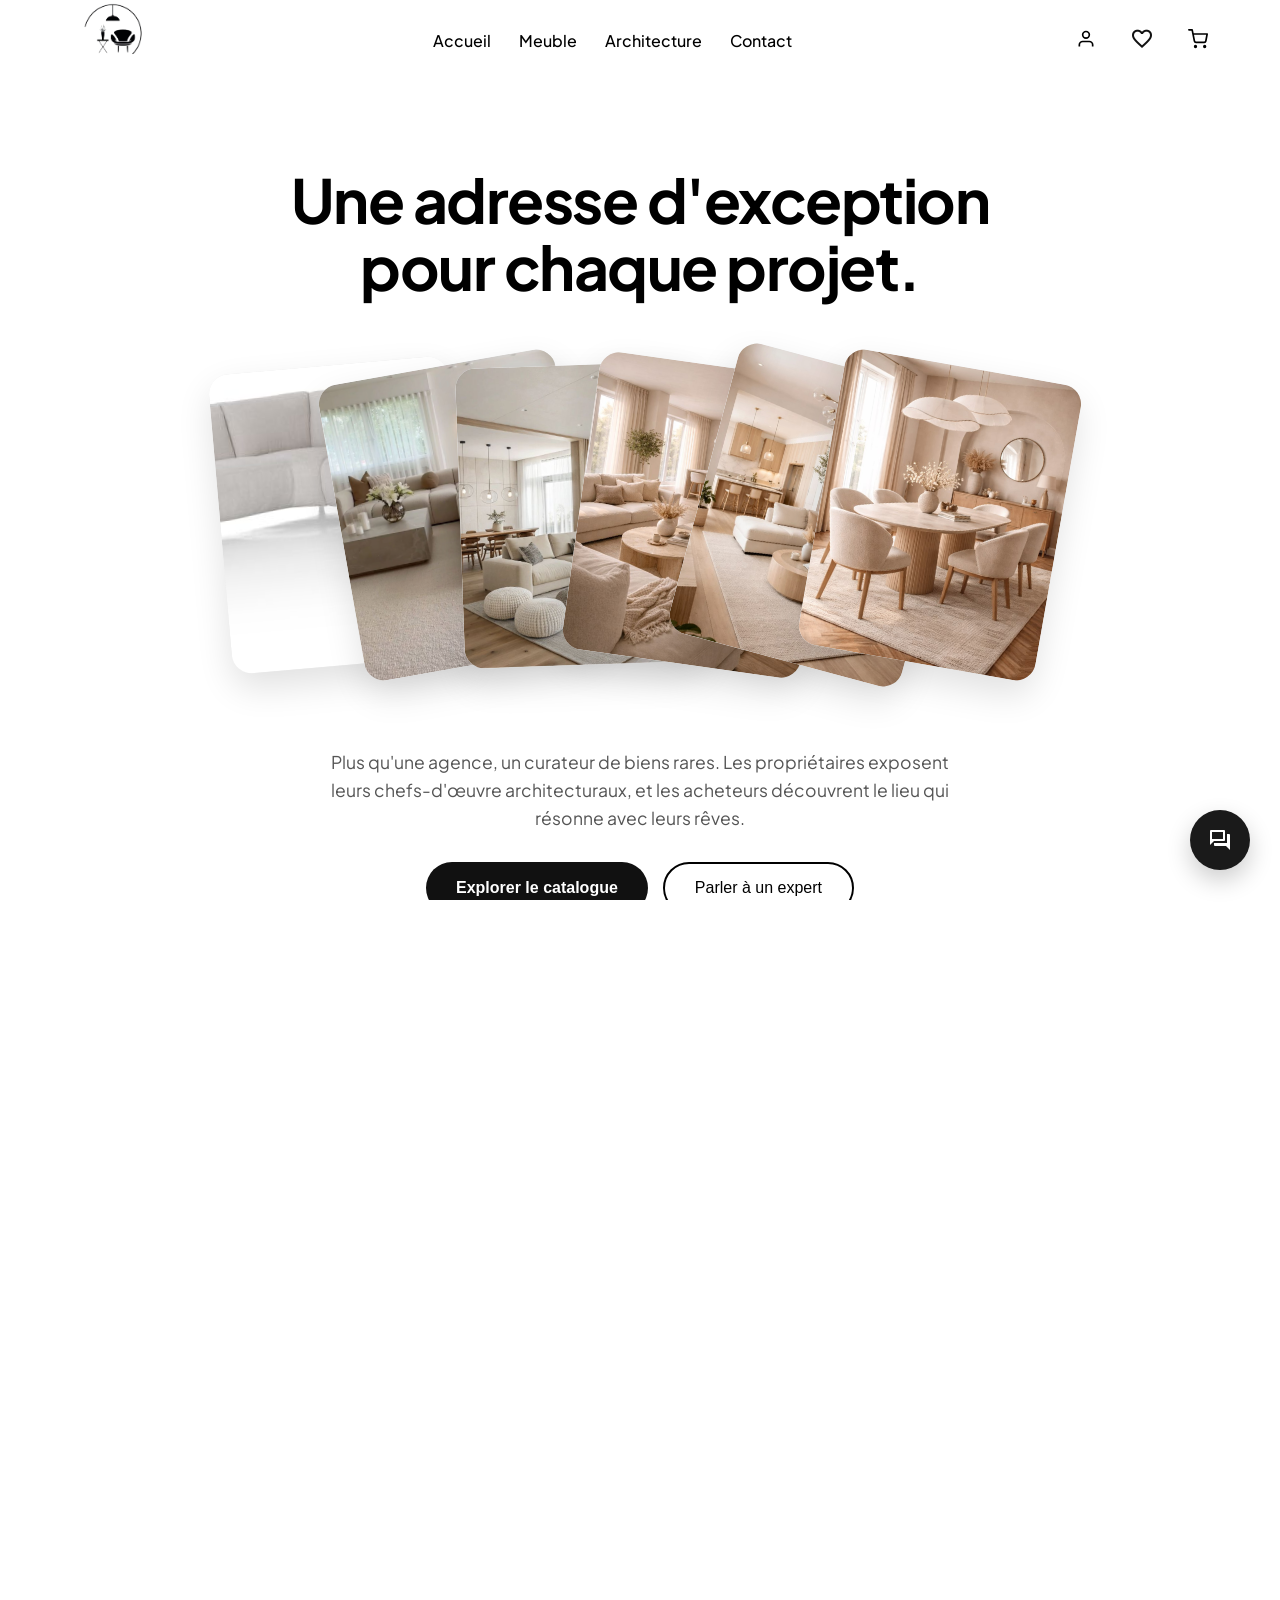
<file: index.html>
<!DOCTYPE html>
<html lang="fr">
<head>
    <meta charset="UTF-8">
    <meta name="viewport" content="width=device-width, initial-scale=1.0">
    <title>Pallet Ross - Immobilier d'Exception</title>

<!-- APRÈS -->
<link href="https://fonts.googleapis.com/css2?family=Material+Symbols+Outlined:wght,FILL@100..700,0..1&display=swap" rel="stylesheet" />
<!-- Importation de la police Plus Jakarta Sans -->
<link href="https://fonts.googleapis.com/css2?family=Plus+Jakarta+Sans:wght@400;500;600;700;800&display=swap" rel="stylesheet">
<link href="https://fonts.googleapis.com/css2?family=Material+Symbols+Outlined:wght,FILL@100..700,0..1&display=swap" rel="stylesheet" />
  <link rel="stylesheet" href="https://cdnjs.cloudflare.com/ajax/libs/font-awesome/6.4.2/css/all.min.css"> 
  <link rel="stylesheet" href="index.css">
 </head>
<body>

<div class="page-wrapper">
    <nav class="mobile-overlay" id="mobileMenu">
        <a href="index.html">Accueil</a>
            <a href="produits.html">Meuble</a>
            <a href="architect.html">Architecture</a>
            <a href="contact.html">Contact</a>
            <a href="favoris.html">favoris</a>
            <a href="panier.html">Panier</a>
    </nav>

    <header class="main-header">
        <button class="mobile-menu-btn" id="burgerBtn">
            <svg id="burgerIcon" width="24" height="24" viewBox="0 0 24 24" fill="none" stroke="currentColor" stroke-width="2" stroke-linecap="round" stroke-linejoin="round"><line x1="3" y1="12" x2="21" y2="12"></line><line x1="3" y1="6" x2="21" y2="6"></line><line x1="3" y1="18" x2="21" y2="18"></line></svg>
        </button>

        <div class="logo" style="display: flex; gap: 2px;">
               <img src="Images/logo1.png" alt="" width="100px" height="100px">
        </div>

        <nav class="nav-links">
            <a href="index.html">Accueil</a>
            <a href="produits.html">Meuble</a>
            <a href="architect.html">Architecture</a>
            <a href="contact.html">Contact</a>
        </nav>

        <div class="header-actions">
            <button class="icon-btn user-btn">
                <a href="inscription.html">
                <svg width="20" height="20" viewBox="0 0 24 24" fill="none" stroke="currentColor" stroke-width="2"><path d="M20 21v-2a4 4 0 0 0-4-4H8a4 4 0 0 0-4 4v2"/><circle cx="12" cy="7" r="4"/></svg>
                 </a>
            </button>
            <button class="icon-btn">
                <a href="favoris.html" style="color: #111;">
              <span class="material-symbols-outlined desktop-only">favorite</span>
              </a>
            </button>
            <button class="icon-btn"> 
              <a href="panier.html">  <svg width="20" height="20" viewBox="0 0 24 24" fill="none" stroke="currentColor" stroke-width="2" stroke-linecap="round" stroke-linejoin="round">
                    <circle cx="9" cy="21" r="1"></circle>
                    <circle cx="20" cy="21" r="1"></circle>
                    <path d="M1 1h4l2.68 13.39a2 2 0 0 0 2 1.61h9.72a2 2 0 0 0 2-1.61L23 6H6"></path>
                
                </svg>
                  </a>   
            </button>
        </div>
    </header>

    <main class="hero">
        <h1 class="hero-title">Une adresse d'exception pour chaque projet.</h1>

        <div class="art-carousel">
           
            <div class="art-card card-1"><img src="Images/m1.jpg" alt="Villa Moderne"></div>
            <div class="art-card card-2"><img src="Images/M2.png" alt="Loft Industriel"></div>
            <div class="art-card card-3"><img src="Images/M4.jpg" alt="Penthouse Vue Mer"></div>
            <div class="art-card card-4"><img src="Images/M5.jpg" alt="Manoir Historique"></div>
            <div class="art-card card-5"><img src="Images/M6.jpg" alt="Appartement Haussmannien"></div>
            <div class="art-card card-6"><img src="Images/M7.jpg" alt="Chalet de Prestige"></div>

          
        </div>

        <p class="hero-description">
            Plus qu'une agence, un curateur de biens rares. Les propriétaires exposent leurs chefs-d'œuvre architecturaux, et les acheteurs découvrent le lieu qui résonne avec leurs rêves.
        </p>

        <div class="hero-actions">
            <button class="btn-primary"><a href="produits.html" style="color: #fff; text-decoration: none;">Explorer le catalogue</a></button>
            <button class="btn-secondary">Parler à un expert</button>
        </div>
    </main>
</div>

<section class="filter-section">
    <h2 class="filter-title">Explore Our Collections</h2>

    <div class="filter-container">
        
        <a href="produits.html#new" class="filter-item">
            <div class="filter-circle">
                <img src="Images/M2.png" alt="Nouveautés">
                <div class="badge-new">NEW</div>
            </div>
            <span class="filter-label">Nouveautés</span>
        </a>

        <a href="produits.html#sofas" class="filter-item">
            <div class="filter-circle">
                <img src="Images/c2.jpg" alt="Sofas">
            </div>
            <span class="filter-label">Canapés</span>
        </a>

        <a href="produits.html#beds" class="filter-item">
            <div class="filter-circle">
                <img src="Images/lits.jpg" alt="Beds">
            </div>
            <span class="filter-label">Lits</span>
        </a>

        <a href="produits.html#dining" class="filter-item">
            <div class="filter-circle">
                <img src="Images/Table.jpg" alt="Dining">
            </div>
            <span class="filter-label">Salles à manger</span>
        </a>

        <a href="produits.html#wardrobes" class="filter-item">
            <div class="filter-circle">
                <img src="Images/armoires.jpg" alt="Wardrobes">
            </div>
            <span class="filter-label">Armoires</span>
        </a>

        <a href="produits.html#bookshelves" class="filter-item">
            <div class="filter-circle">
                <img src="Images/bibliotheque.jpg" alt="Bookshelves">
            </div>
            <span class="filter-label">Bibliothèques</span>
        </a>

    </div>
</section>


<section class="best-sellers-section">
    <h2 class="section-title">Best Sellers</h2>

    <div class="furniture-grid">
        <div class="furniture-card">
            <img src="Images/C1.jpg" alt="Chaise Design">
            <div class="furniture-overlay">
                <p class="furniture-name">Assise Minimaliste</p>
                <a href="detail_produit.html" class="btn-view-product">Voir plus</a>
            </div>
        </div>

        <div class="furniture-card">
            <img src="Images/T1.jpg" alt="Table Basse">
            <div class="furniture-overlay">
                <p class="furniture-name">Table Marbre Noir</p>
                <a href="detail_produit.html" class="btn-view-product">Voir plus</a>
            </div>
        </div>

        <div class="furniture-card">
            <img src="Images/Ct1.jpg" alt="Canapé">
            <div class="furniture-overlay">
                <p class="furniture-name">Sofa Nuage</p>
                <a href="detail_produit.html" class="btn-view-product">Voir plus</a>
            </div>
        </div>

        <div class="furniture-card">
            <img src="Images/c2.jpg" alt="Luminaire">
            <div class="furniture-overlay">
                <p class="furniture-name">Lampe Sculpturale</p>
                <a href="detail_produit.html" class="btn-view-product">Voir plus</a>
            </div>
        </div>

        <div class="furniture-card">
            <img src="Images/c4.jpg" alt="Étagère">
            <div class="furniture-overlay">
                <p class="furniture-name">Bibliothèque Chêne</p>
                <a href="detail_produit.html" class="btn-view-product">Voir plus</a>
            </div>
        </div>

        <div class="furniture-card">
            <img src="Images/c3-removebg-preview.png" alt="Bureau">
            <div class="furniture-overlay">
                <p class="furniture-name">Bureau d'Architecte</p>
                <a href="detail_produit.html" class="btn-view-product">Voir plus</a>
            </div>
        </div>
    </div>
</section>

<section class="faq-section">
    <div class="faq-container">
        <h2>Questions Fréquentes</h2>
        
        <div class="faq-item">
            <button class="faq-question">
                Quels sont vos délais de livraison pour le mobilier ?
                <span class="material-symbols-outlined">expand_more</span>
            </button>
            <div class="faq-answer">
                <p>Pour nos pièces en catalogue, comptez 2 à 4 semaines. Pour les créations sur mesure, le délai est de 8 à 12 semaines selon la complexité.</p>
            </div>
        </div>

        <div class="faq-item">
            <button class="faq-question">
                Proposez-vous un service d'aménagement d'intérieur ?
                <span class="material-symbols-outlined">expand_more</span>
            </button>
            <div class="faq-answer">
                <p>Absolument. Nos experts vous accompagnent de la conception 3D jusqu'à l'installation finale pour créer un espace qui vous ressemble.</p>
            </div>
        </div>

        <div class="faq-item">
            <button class="faq-question">
                Comment puis-je visiter une villa de luxe ?
                <span class="material-symbols-outlined">expand_more</span>
            </button>
            <div class="faq-answer">
                <p>Les visites se font exclusivement sur rendez-vous après une brève vérification de dossier pour garantir la confidentialité de nos propriétaires.</p>
            </div>
        </div>

        <div class="faq-item">
            <button class="faq-question">
                Vos produits sont-ils garantis ?
                <span class="material-symbols-outlined">expand_more</span>
            </button>
            <div class="faq-answer">
                <p>Toutes nos pièces de mobilier bénéficient d'une garantie de 5 ans sur la structure et 2 ans sur les textiles et finitions.</p>
            </div>
        </div>
    </div>
</section>
<footer class="main-footer" style="border-top:1px solid #f1f1f1;">
    <div class="footer-grid">

        <!-- Colonne marque -->
        <div class="footer-brand">
            <a href="#" class="footer-logo">
                <img src="Images/logo1.png" alt="" height="100px" width="100px">
                Pallet Ross
            </a>
            <p>Plus qu'une agence, un curateur de biens rares et de mobilier d'exception. Chaque adresse est une œuvre, chaque pièce une signature.</p>
            <div class="footer-social">
                <a href="#" class="social-btn" aria-label="Instagram">
                    <svg width="16" height="16" viewBox="0 0 24 24" fill="none" stroke="currentColor" stroke-width="2"><rect x="2" y="2" width="20" height="20" rx="5"/><circle cx="12" cy="12" r="4"/><circle cx="17.5" cy="6.5" r="1" fill="currentColor" stroke="none"/></svg>
                </a>
                <a href="#" class="social-btn" aria-label="LinkedIn">
                    <svg width="16" height="16" viewBox="0 0 24 24" fill="none" stroke="currentColor" stroke-width="2"><path d="M16 8a6 6 0 0 1 6 6v7h-4v-7a2 2 0 0 0-2-2 2 2 0 0 0-2 2v7h-4v-7a6 6 0 0 1 6-6z"/><rect x="2" y="9" width="4" height="12"/><circle cx="4" cy="4" r="2"/></svg>
                </a>
                <a href="#" class="social-btn" aria-label="Facebook">
                    <svg width="16" height="16" viewBox="0 0 24 24" fill="none" stroke="currentColor" stroke-width="2"><path d="M18 2h-3a5 5 0 0 0-5 5v3H7v4h3v8h4v-8h3l1-4h-4V7a1 1 0 0 1 1-1h3z"/></svg>
                </a>
                <a href="#" class="social-btn" aria-label="Pinterest">
                    <svg width="16" height="16" viewBox="0 0 24 24" fill="none" stroke="currentColor" stroke-width="2"><path d="M12 2C6.48 2 2 6.48 2 12c0 4.24 2.65 7.86 6.39 9.29-.09-.78-.17-1.98.04-2.83.18-.77 1.22-5.15 1.22-5.15s-.31-.62-.31-1.54c0-1.44.84-2.52 1.88-2.52.89 0 1.32.67 1.32 1.47 0 .9-.57 2.24-.87 3.48-.25 1.04.52 1.88 1.54 1.88 1.84 0 3.08-2.37 3.08-5.17 0-2.13-1.44-3.62-3.49-3.62-2.38 0-3.77 1.79-3.77 3.63 0 .72.28 1.49.62 1.91.07.08.08.15.06.23-.06.27-.21.85-.24.97-.04.16-.13.19-.3.11-1.11-.52-1.8-2.14-1.8-3.44 0-2.8 2.03-5.36 5.85-5.36 3.07 0 5.46 2.19 5.46 5.11 0 3.05-1.92 5.5-4.58 5.5-.9 0-1.74-.47-2.02-1.02l-.55 2.07c-.2.77-.74 1.73-1.1 2.32.83.26 1.71.4 2.62.4 5.52 0 10-4.48 10-10S17.52 2 12 2z"/></svg>
                </a>
            </div>
        </div>

        <!-- Navigation -->
        <div class="footer-col">
            <h4>Explorer</h4>
            <ul>
                <li><a href="#">Villas de luxe</a></li>
                <li><a href="#">Appartements</a></li>
                <li><a href="#">Mobilier</a></li>
                <li><a href="#">Nouveautés</a></li>
                <li><a href="#">Best Sellers</a></li>
            </ul>
        </div>

        <!-- Services -->
        <div class="footer-col">
            <h4>Services</h4>
            <ul>
                <li><a href="#">Aménagement intérieur</a></li>
                <li><a href="#">Visite privée</a></li>
                <li><a href="#">Sur mesure</a></li>
                <li><a href="#">Nos agences</a></li>
                <li><a href="#">Contact</a></li>
            </ul>
        </div>

        <!-- Newsletter -->
        <div class="footer-col footer-newsletter">
            <h4>Newsletter</h4>
            <p>Recevez en avant-première nos nouvelles adresses et pièces d'exception.</p>
            <div class="newsletter-form">
                <input type="email" placeholder="votre@email.com">
                <button type="button">OK →</button>
            </div>
        </div>

    </div>

    <div class="footer-bottom">
        <p>© 2025 Pallet Ross. Tous droits réservés.</p>
        <div class="footer-legal">
            <a href="#">Mentions légales</a>
            <a href="#">Confidentialité</a>
            <a href="#">CGV</a>
        </div>
    </div>
</footer>
<div id="chatbot-launcher">
    <span class="material-symbols-outlined">forum</span>
</div>

<div id="chat-window">
    <div class="chat-header">
        <span>Pallet Ross Assistant</span>
        <span id="close-chat" style="cursor:pointer" class="material-symbols-outlined">close</span>
    </div>
    <div class="chat-body" id="chat-content">
        <div class="message bot">Bonjour ! Comment puis-je vous aider aujourd'hui ?</div>
    </div>
    <div class="chat-footer">
        <input type="text" id="chat-input" placeholder="Écrivez votre message...">
        <button id="send-chat"><i class="fas fa-paper-plane"></i></button>
    </div>
</div>
    <script src="index.js"></script>

</body>
 
</html>
</file>
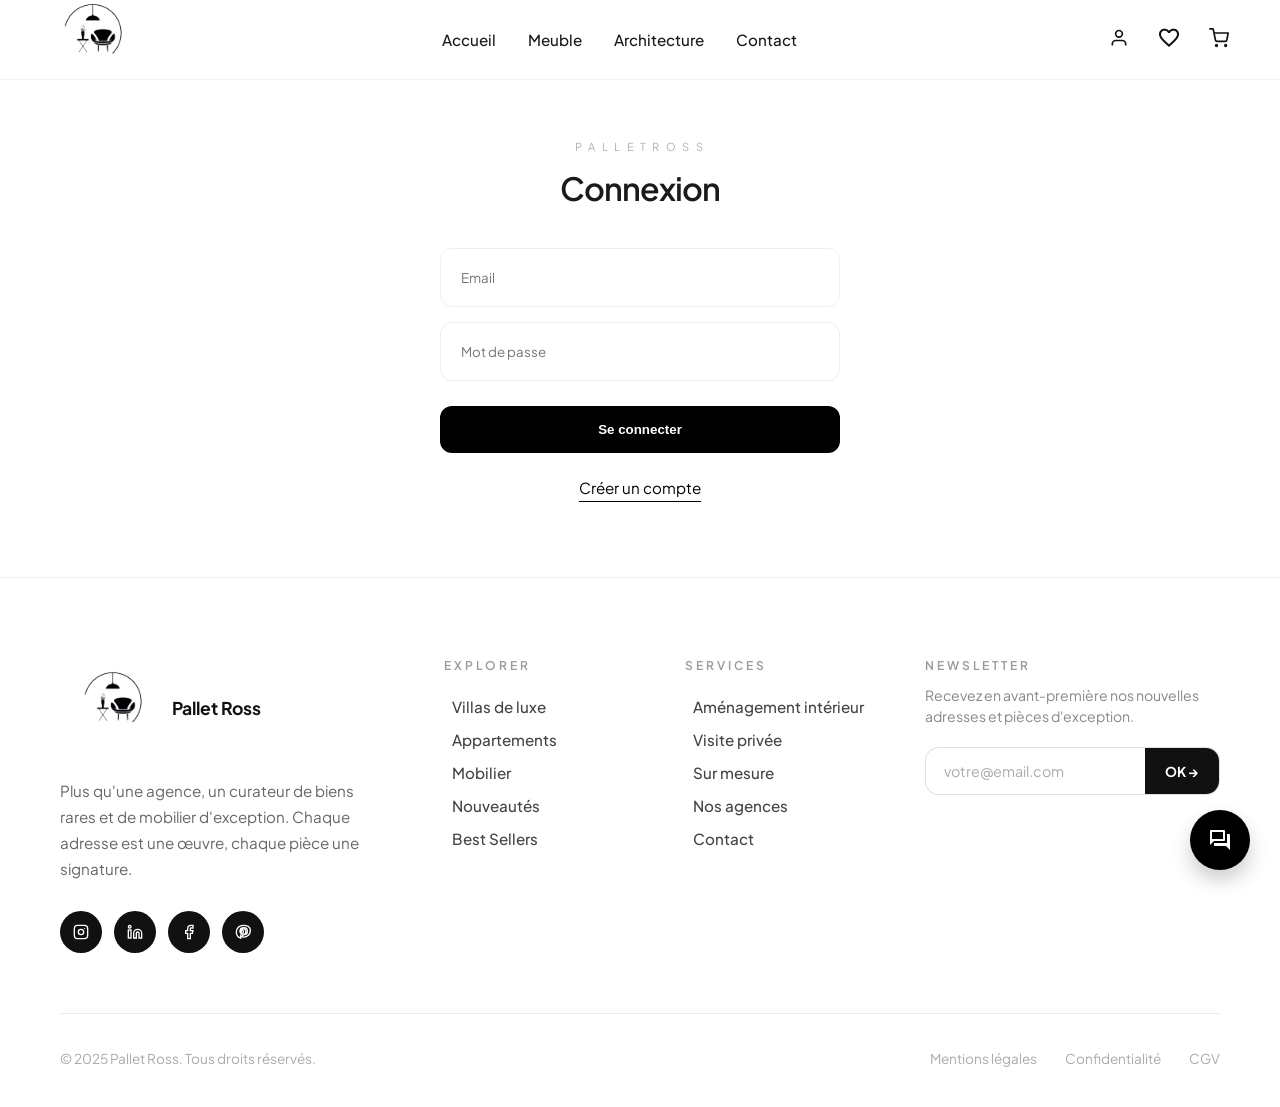
<file: connexion.html>
<!DOCTYPE html>
<html lang="fr">
<head>
    <meta charset="UTF-8">
    <meta name="viewport" content="width=device-width, initial-scale=1.0">
    <title>Connexion | Pallet Ross</title>
    
    <!-- Polices et Icones -->
    <link href="https://fonts.googleapis.com/css2?family=Plus+Jakarta+Sans:wght@300;400;500;600;700;800&family=Inter:wght@400;700&display=swap" rel="stylesheet">
    <link href="https://fonts.googleapis.com/css2?family=Material+Symbols+Outlined:wght@100..700" rel="stylesheet"/>
    <link rel="stylesheet" href="https://cdnjs.cloudflare.com/ajax/libs/font-awesome/6.0.0/css/all.min.css"> 
     <link rel="stylesheet" href="connexion.css">
   
</head>
<body>

<!-- HEADER -->
<header class="main-header">
    <button class="mobile-menu-btn" id="burgerBtn">
        <span class="material-symbols-outlined">menu</span>
    </button>
    <a href="index.html" class="logo">
        <img src="Images/logo1.png" alt="" width="100px" height="100px">
    </a>
    <nav class="nav-links">
        <a href="index.html">Accueil</a>
        <a href="produits.html" class="active">Meuble</a>
        <a href="architect.html">Architecture</a>
        <a href="contact.html">Contact</a>
    </nav>
    <div class="header-actions">
        <button class="icon-btn user-btn">
            <a href="inscription.html" style="color:#111;">
                <svg width="20" height="20" viewBox="0 0 24 24" fill="none" stroke="currentColor" stroke-width="2"><path d="M20 21v-2a4 4 0 0 0-4-4H8a4 4 0 0 0-4 4v2"/><circle cx="12" cy="7" r="4"/></svg>
            </a>
        </button>
        <button class="icon-btn">
            <a href="favoris.html" style="color:#111;"><span class="material-symbols-outlined">favorite</span></a>
        </button>
        <button class="icon-btn">
            <a href="panier.html" style="color:#111;">
                <svg width="20" height="20" viewBox="0 0 24 24" fill="none" stroke="currentColor" stroke-width="2" stroke-linecap="round" stroke-linejoin="round">
                    <circle cx="9" cy="21" r="1"/><circle cx="20" cy="21" r="1"/>
                    <path d="M1 1h4l2.68 13.39a2 2 0 0 0 2 1.61h9.72a2 2 0 0 0 2-1.61L23 6H6"/>
                </svg>
            </a>
        </button>
    </div>
</header>

<!-- MOBILE OVERLAY -->
<div class="mobile-overlay" id="mobileMenu">
    <a href="index.html">Accueil</a>
    <a href="produits.html">Meuble</a>
    <a href="architect.html">Architecture</a>
    <a href="contact.html">Contact</a>
      <a href="favoris.html">Favoris</a>
    <a href="panier.html">Panier</a>
    <a href="connexion.html">Mon Compte</a>
</div>

<div class="login-wrapper">
    <div class="login-card">
        <span class="brand-logo-mini">P A L L E T  R O S S</span>
        <h1 class="main-title">Connexion</h1>
        <form id="loginForm">
            <input type="email" placeholder="Email" required>
            <input type="password" placeholder="Mot de passe" required>
            <button type="submit" class="btn-submit">Se connecter</button>
        </form>
        <div class="form-footer">
            <p><a href="inscription.html" style="font-weight: 400; padding-bottom: 4px; border-bottom: 1px solid #000;">Créer un compte</a></p>
        </div>
    </div>
</div>

<footer class="main-footer" style="border-top:1px solid #f1f1f1;">
    <div class="footer-grid">

        <!-- Colonne marque -->
        <div class="footer-brand">
            <a href="#" class="footer-logo">
                <img src="Images/logo1.png" alt="" height="100px" width="100px">
                Pallet Ross
            </a>
            <p>Plus qu'une agence, un curateur de biens rares et de mobilier d'exception. Chaque adresse est une œuvre, chaque pièce une signature.</p>
            <div class="footer-social">
                <a href="#" class="social-btn" aria-label="Instagram">
                    <svg width="16" height="16" viewBox="0 0 24 24" fill="none" stroke="currentColor" stroke-width="2"><rect x="2" y="2" width="20" height="20" rx="5"/><circle cx="12" cy="12" r="4"/><circle cx="17.5" cy="6.5" r="1" fill="currentColor" stroke="none"/></svg>
                </a>
                <a href="#" class="social-btn" aria-label="LinkedIn">
                    <svg width="16" height="16" viewBox="0 0 24 24" fill="none" stroke="currentColor" stroke-width="2"><path d="M16 8a6 6 0 0 1 6 6v7h-4v-7a2 2 0 0 0-2-2 2 2 0 0 0-2 2v7h-4v-7a6 6 0 0 1 6-6z"/><rect x="2" y="9" width="4" height="12"/><circle cx="4" cy="4" r="2"/></svg>
                </a>
                <a href="#" class="social-btn" aria-label="Facebook">
                    <svg width="16" height="16" viewBox="0 0 24 24" fill="none" stroke="currentColor" stroke-width="2"><path d="M18 2h-3a5 5 0 0 0-5 5v3H7v4h3v8h4v-8h3l1-4h-4V7a1 1 0 0 1 1-1h3z"/></svg>
                </a>
                <a href="#" class="social-btn" aria-label="Pinterest">
                    <svg width="16" height="16" viewBox="0 0 24 24" fill="none" stroke="currentColor" stroke-width="2"><path d="M12 2C6.48 2 2 6.48 2 12c0 4.24 2.65 7.86 6.39 9.29-.09-.78-.17-1.98.04-2.83.18-.77 1.22-5.15 1.22-5.15s-.31-.62-.31-1.54c0-1.44.84-2.52 1.88-2.52.89 0 1.32.67 1.32 1.47 0 .9-.57 2.24-.87 3.48-.25 1.04.52 1.88 1.54 1.88 1.84 0 3.08-2.37 3.08-5.17 0-2.13-1.44-3.62-3.49-3.62-2.38 0-3.77 1.79-3.77 3.63 0 .72.28 1.49.62 1.91.07.08.08.15.06.23-.06.27-.21.85-.24.97-.04.16-.13.19-.3.11-1.11-.52-1.8-2.14-1.8-3.44 0-2.8 2.03-5.36 5.85-5.36 3.07 0 5.46 2.19 5.46 5.11 0 3.05-1.92 5.5-4.58 5.5-.9 0-1.74-.47-2.02-1.02l-.55 2.07c-.2.77-.74 1.73-1.1 2.32.83.26 1.71.4 2.62.4 5.52 0 10-4.48 10-10S17.52 2 12 2z"/></svg>
                </a>
            </div>
        </div>

        <!-- Navigation -->
        <div class="footer-col">
            <h4>Explorer</h4>
            <ul>
                <li><a href="#">Villas de luxe</a></li>
                <li><a href="#">Appartements</a></li>
                <li><a href="#">Mobilier</a></li>
                <li><a href="#">Nouveautés</a></li>
                <li><a href="#">Best Sellers</a></li>
            </ul>
        </div>

        <!-- Services -->
        <div class="footer-col">
            <h4>Services</h4>
            <ul>
                <li><a href="#">Aménagement intérieur</a></li>
                <li><a href="#">Visite privée</a></li>
                <li><a href="#">Sur mesure</a></li>
                <li><a href="#">Nos agences</a></li>
                <li><a href="#">Contact</a></li>
            </ul>
        </div>

        <!-- Newsletter -->
        <div class="footer-col footer-newsletter">
            <h4>Newsletter</h4>
            <p>Recevez en avant-première nos nouvelles adresses et pièces d'exception.</p>
            <div class="newsletter-form">
                <input type="email" placeholder="votre@email.com">
                <button type="button">OK →</button>
            </div>
        </div>

    </div>

    <div class="footer-bottom">
        <p>© 2025 Pallet Ross. Tous droits réservés.</p>
        <div class="footer-legal">
            <a href="#">Mentions légales</a>
            <a href="#">Confidentialité</a>
            <a href="#">CGV</a>
        </div>
    </div>
</footer>

<div id="chatbot-launcher">
    <span class="material-symbols-outlined">forum</span>
</div>

<div id="chat-window">
    <div class="chat-header">
        <span>Pallet Ross Assistant</span>
        <span id="close-chat" style="cursor:pointer" class="material-symbols-outlined">close</span>
    </div>
    <div class="chat-body" id="chat-content">
        <div class="message bot">Bonjour ! Comment puis-je vous aider ?</div>
    </div>
    <div class="chat-footer">
        <input type="text" id="chat-input" placeholder="Votre message...">
        <button id="send-chat"><span class="material-symbols-outlined">send</span></button>
    </div>
</div>

<script src="connexion.js"></script>
</body>
</html>
</file>
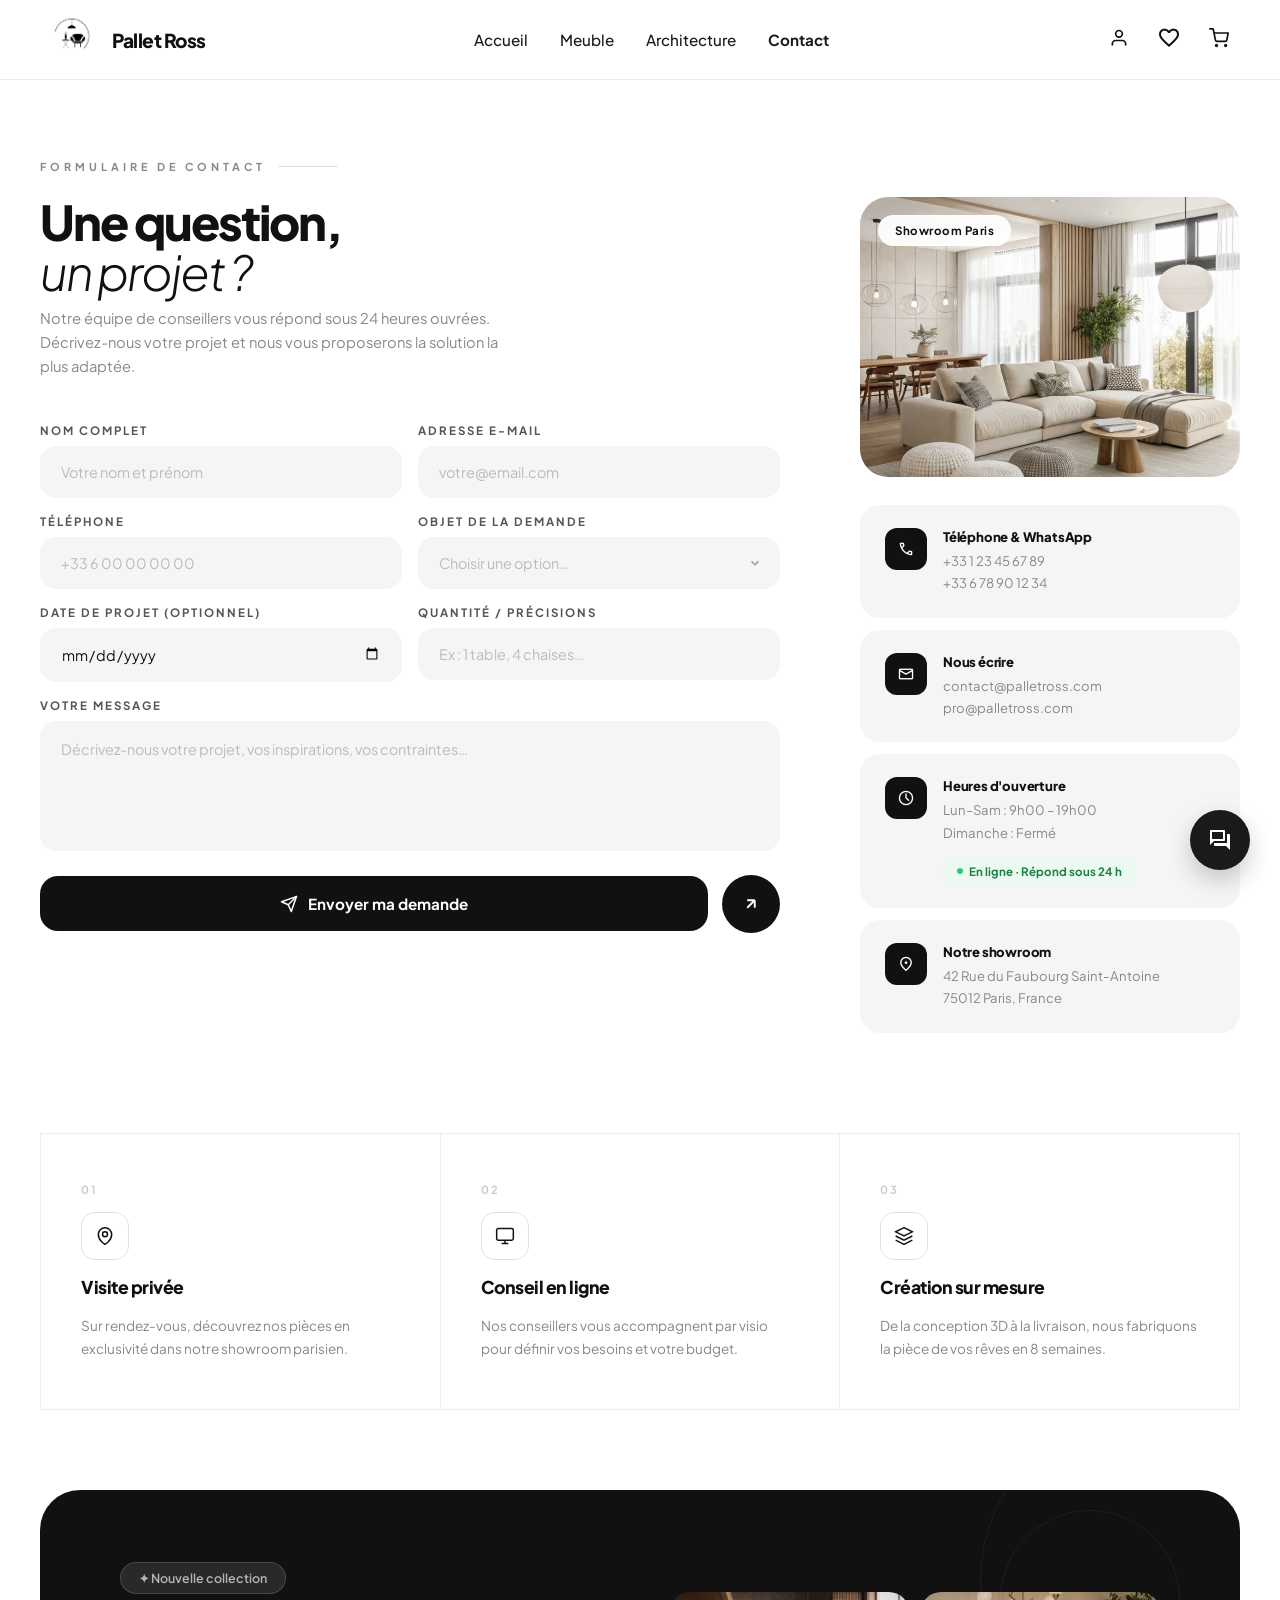
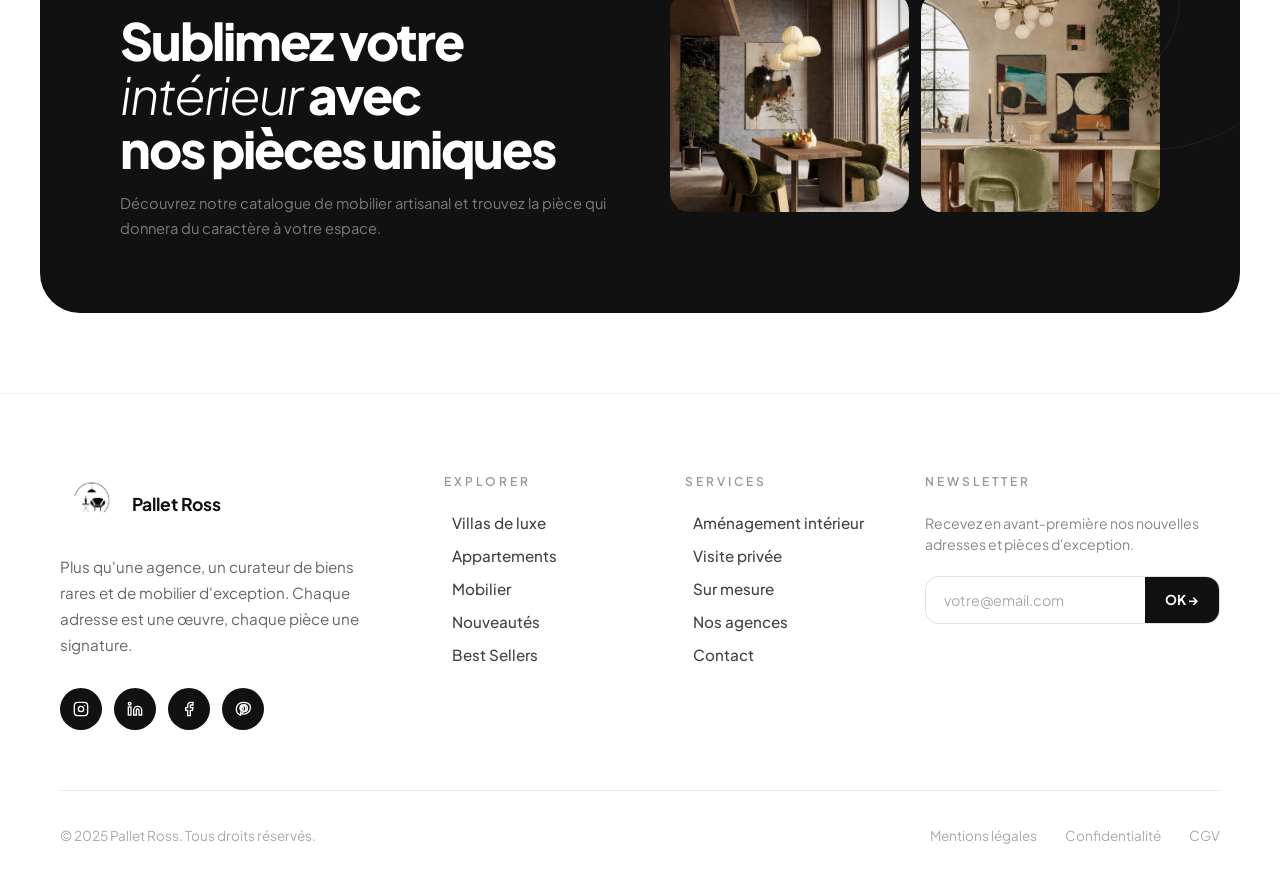
<file: contact.html>
<!DOCTYPE html>
<html lang="fr">
<head>
    <meta charset="UTF-8">
    <meta name="viewport" content="width=device-width, initial-scale=1.0">
    <title>Pallet Ross — Contact</title>
    <link href="https://fonts.googleapis.com/css2?family=Plus+Jakarta+Sans:ital,wght@0,300;0,400;0,500;0,600;0,700;0,800;0,900;1,300;1,400&display=swap" rel="stylesheet">
    <link href="https://fonts.googleapis.com/css2?family=Material+Symbols+Outlined:wght@300;400;500&display=swap" rel="stylesheet"/>
    <link rel="stylesheet" href="https://cdnjs.cloudflare.com/ajax/libs/font-awesome/6.5.1/css/all.min.css">
     <link rel="stylesheet" href="contact.css">
  
</head>
<body>

<!-- ═══════════ HEADER ═══════════ -->
<header class="main-header">
    <button class="mobile-menu-btn" id="burgerBtn">
        <span class="material-symbols-outlined">menu</span>
    </button>

    <a href="index.html" class="logo">
        <img src="Images/logo1.png" alt="" width="60" height="60">
        <span>Pallet Ross</span>
    </a>

    <nav class="nav-links">
        <a href="index.html">Accueil</a>
        <a href="produits.html">Meuble</a>
        <a href="architect.html">Architecture</a>
        <a href="contact.html" class="active">Contact</a>
    </nav>

    <div class="header-actions">
        <button class="icon-btn  user-btn">
            <a href="inscription.html" style="color:#111;">
                <svg width="20" height="20" viewBox="0 0 24 24" fill="none" stroke="currentColor" stroke-width="2"><path d="M20 21v-2a4 4 0 0 0-4-4H8a4 4 0 0 0-4 4v2"/><circle cx="12" cy="7" r="4"/></svg>
            </a>
        </button>
        <button class="icon-btn">
            <a href="favoris.html " style="color:#111;">
                <span class="material-symbols-outlined">favorite</span>
            </a>
        </button>
        <button class="icon-btn">
            <a href="panier.html" style="color:#111;">
                <svg width="20" height="20" viewBox="0 0 24 24" fill="none" stroke="currentColor" stroke-width="2" stroke-linecap="round" stroke-linejoin="round">
                    <circle cx="9" cy="21" r="1"/><circle cx="20" cy="21" r="1"/>
                    <path d="M1 1h4l2.68 13.39a2 2 0 0 0 2 1.61h9.72a2 2 0 0 0 2-1.61L23 6H6"/>
                </svg>
            </a>
        </button>
    </div>
</header>

<!-- Mobile overlay -->
<div class="mobile-overlay" id="mobileMenu">
    <a href="index.html">Accueil</a>
    <a href="produits.html">Meuble</a>
    <a href="architect.html">Architecture</a>
    <a href="contact.html">Contact</a>
    <a href="favoris.html">Favoris</a>
    <a href="panier.html">Panier</a>
    <a href="connexion.html">Mon compte </a>
</div>

<!-- ═══════════ HERO BANNER ═══════════ -->


<!-- ═══════════ PAGE BODY ═══════════ -->
<div class="page-body">
    <p class="section-eyebrow">Formulaire de contact</p>

    <div class="contact-grid">

        <!-- ─── FORM ─── -->
        <div class="contact-form-wrap">
            <h2 class="form-title">Une question,<br><em>un projet ?</em></h2>
            <p class="form-subtitle">Notre équipe de conseillers vous répond sous 24 heures ouvrées. Décrivez-nous votre projet et nous vous proposerons la solution la plus adaptée.</p>

            <form class="contact-form" id="contactForm" onsubmit="handleSubmit(event)">
                <div class="form-row">
                    <div class="field-group">
                        <label>Nom complet</label>
                        <input type="text" placeholder="Votre nom et prénom" required>
                    </div>
                    <div class="field-group">
                        <label>Adresse e-mail</label>
                        <input type="email" placeholder="votre@email.com" required>
                    </div>
                </div>

                <div class="form-row">
                    <div class="field-group">
                        <label>Téléphone</label>
                        <input type="tel" placeholder="+33 6 00 00 00 00">
                    </div>
                    <div class="field-group">
                        <label>Objet de la demande</label>
                        <div class="select-wrap">
                            <select id="subjectSelect" onchange="this.classList.add('filled')" required>
                                <option value="" disabled selected>Choisir une option…</option>
                                <option>Demande de devis — Sur mesure</option>
                                <option>Information produit — Catalogue</option>
                                <option>Suivi de commande</option>
                                <option>Aménagement intérieur</option>
                                <option>Collaboration / Presse</option>
                            </select>
                            <svg class="select-arrow" width="14" height="14" viewBox="0 0 24 24" fill="none" stroke="currentColor" stroke-width="2.5"><path d="M6 9l6 6 6-6"/></svg>
                        </div>
                    </div>
                </div>

                <div class="form-row">
                    <div class="field-group">
                        <label>Date de projet (optionnel)</label>
                        <input type="date">
                    </div>
                    <div class="field-group">
                        <label>Quantité / Précisions</label>
                        <input type="text" placeholder="Ex : 1 table, 4 chaises…">
                    </div>
                </div>

                <div class="form-row full">
                    <div class="field-group">
                        <label>Votre message</label>
                        <textarea placeholder="Décrivez-nous votre projet, vos inspirations, vos contraintes…"></textarea>
                    </div>
                </div>

                <div class="submit-row">
                    <button type="submit" class="btn-send" id="btnSend">
                        <svg width="18" height="18" viewBox="0 0 24 24" fill="none" stroke="currentColor" stroke-width="2" stroke-linecap="round" stroke-linejoin="round"><line x1="22" y1="2" x2="11" y2="13"/><polygon points="22 2 15 22 11 13 2 9 22 2"/></svg>
                        Envoyer ma demande
                    </button>
                    <button type="submit" class="btn-circle" aria-label="Envoyer">
                        <svg width="18" height="18" viewBox="0 0 24 24" fill="none" stroke="currentColor" stroke-width="2.5"><path d="M7 17L17 7M17 7H7M17 7v10"/></svg>
                    </button>
                </div>

                <div class="form-success" id="formSuccess">
                    <span class="material-symbols-outlined" style="font-size:22px;color:#2ecc71;">check_circle</span>
                    Message envoyé ! Nous vous répondons sous 24 h.
                </div>
            </form>
        </div>

        <!-- ─── SIDEBAR ─── -->
        <div class="contact-sidebar">
            <div class="sidebar-img-card">
                <img src="Images/M4.jpg" alt="Showroom Pallet Ross">
                <span class="sidebar-badge">Showroom Paris</span>
            </div>

            <div class="info-cards">
                <div class="info-card">
                    <div class="info-card-icon">
                        <span class="material-symbols-outlined">call</span>
                    </div>
                    <div class="info-card-body">
                        <div class="info-card-title">Téléphone & WhatsApp</div>
                        <div class="info-card-detail">
                            <a href="tel:+33123456789">+33 1 23 45 67 89</a><br>
                            <a href="tel:+33678901234">+33 6 78 90 12 34</a>
                        </div>
                    </div>
                </div>

                <div class="info-card">
                    <div class="info-card-icon">
                        <span class="material-symbols-outlined">mail</span>
                    </div>
                    <div class="info-card-body">
                        <div class="info-card-title">Nous écrire</div>
                        <div class="info-card-detail">
                            <a href="mailto:contact@palletross.com">contact@palletross.com</a><br>
                            <a href="mailto:pro@palletross.com">pro@palletross.com</a>
                        </div>
                    </div>
                </div>

                <div class="info-card">
                    <div class="info-card-icon">
                        <span class="material-symbols-outlined">schedule</span>
                    </div>
                    <div class="info-card-body">
                        <div class="info-card-title">Heures d'ouverture</div>
                        <div class="info-card-detail">
                            Lun–Sam : 9h00 – 19h00<br>
                            Dimanche : Fermé
                        </div>
                        <div class="response-chip">En ligne · Répond sous 24 h</div>
                    </div>
                </div>

                <div class="info-card">
                    <div class="info-card-icon">
                        <span class="material-symbols-outlined">location_on</span>
                    </div>
                    <div class="info-card-body">
                        <div class="info-card-title">Notre showroom</div>
                        <div class="info-card-detail">
                            42 Rue du Faubourg Saint-Antoine<br>
                            75012 Paris, France
                        </div>
                    </div>
                </div>
            </div>
        </div>

    </div>
</div>

<!-- ═══════════ INFO STRIP ═══════════ -->
<section class="info-strip reveal">
    <div class="strip-grid">
        <div class="strip-cell">
            <span class="strip-number">01</span>
            <div class="strip-icon">
                <svg width="20" height="20" viewBox="0 0 24 24" fill="none" stroke="currentColor" stroke-width="1.8"><path d="M12 22s-8-4.5-8-11.8A8 8 0 0 1 12 2a8 8 0 0 1 8 8.2c0 7.3-8 11.8-8 11.8z"/><circle cx="12" cy="10" r="3"/></svg>
            </div>
            <div class="strip-title">Visite privée</div>
            <div class="strip-detail">Sur rendez-vous, découvrez nos pièces en exclusivité dans notre showroom parisien.</div>
        </div>
        <div class="strip-cell">
            <span class="strip-number">02</span>
            <div class="strip-icon">
                <svg width="20" height="20" viewBox="0 0 24 24" fill="none" stroke="currentColor" stroke-width="1.8"><rect x="2" y="3" width="20" height="14" rx="2"/><path d="M8 21h8M12 17v4"/></svg>
            </div>
            <div class="strip-title">Conseil en ligne</div>
            <div class="strip-detail">Nos conseillers vous accompagnent par visio pour définir vos besoins et votre budget.</div>
        </div>
        <div class="strip-cell">
            <span class="strip-number">03</span>
            <div class="strip-icon">
                <svg width="20" height="20" viewBox="0 0 24 24" fill="none" stroke="currentColor" stroke-width="1.8"><path d="M12 2L2 7l10 5 10-5-10-5z"/><path d="M2 17l10 5 10-5"/><path d="M2 12l10 5 10-5"/></svg>
            </div>
            <div class="strip-title">Création sur mesure</div>
            <div class="strip-detail">De la conception 3D à la livraison, nous fabriquons la pièce de vos rêves en 8 semaines.</div>
        </div>
    </div>
</section>

<!-- ═══════════ CTA DARK BANNER ═══════════ -->
<section class="cta-banner reveal">
    <div class="cta-inner">
        <div class="cta-left">
            <span class="cta-pill">✦ Nouvelle collection</span>
            <h2>Sublimez votre<br><em>intérieur</em> avec<br>nos pièces uniques</h2>
            <p>Découvrez notre catalogue de mobilier artisanal et trouvez la pièce qui donnera du caractère à votre espace.</p>
        </div>
        <div class="cta-right">
            <div class="cta-img"><img src="Images/header_5.jpeg" alt="Table bois massif"></div>
            <div class="cta-img"><img src="Images/header_4.jpeg" alt="Salon design"></div>
        </div>
    </div>
</section>

<!-- ═══════════ FOOTER ═══════════ -->
<footer class="main-footer">
    <div class="footer-grid">
        <div class="footer-brand">
            <a href="index.html" class="footer-logo">
                <img src="Images/logo1.png" alt="" width="60" height="60">
                Pallet Ross
            </a>
            <p>Plus qu'une agence, un curateur de biens rares et de mobilier d'exception. Chaque adresse est une œuvre, chaque pièce une signature.</p>
            <div class="footer-social">
                <a href="#" class="social-btn" aria-label="Instagram"><svg width="16" height="16" viewBox="0 0 24 24" fill="none" stroke="currentColor" stroke-width="2"><rect x="2" y="2" width="20" height="20" rx="5"/><circle cx="12" cy="12" r="4"/><circle cx="17.5" cy="6.5" r="1" fill="currentColor" stroke="none"/></svg></a>
                <a href="#" class="social-btn" aria-label="LinkedIn"><svg width="16" height="16" viewBox="0 0 24 24" fill="none" stroke="currentColor" stroke-width="2"><path d="M16 8a6 6 0 0 1 6 6v7h-4v-7a2 2 0 0 0-2-2 2 2 0 0 0-2 2v7h-4v-7a6 6 0 0 1 6-6z"/><rect x="2" y="9" width="4" height="12"/><circle cx="4" cy="4" r="2"/></svg></a>
                <a href="#" class="social-btn" aria-label="Facebook"><svg width="16" height="16" viewBox="0 0 24 24" fill="none" stroke="currentColor" stroke-width="2"><path d="M18 2h-3a5 5 0 0 0-5 5v3H7v4h3v8h4v-8h3l1-4h-4V7a1 1 0 0 1 1-1h3z"/></svg></a>
                <a href="#" class="social-btn" aria-label="Pinterest"><svg width="16" height="16" viewBox="0 0 24 24" fill="none" stroke="currentColor" stroke-width="2"><path d="M12 2C6.48 2 2 6.48 2 12c0 4.24 2.65 7.86 6.39 9.29-.09-.78-.17-1.98.04-2.83.18-.77 1.22-5.15 1.22-5.15s-.31-.62-.31-1.54c0-1.44.84-2.52 1.88-2.52.89 0 1.32.67 1.32 1.47 0 .9-.57 2.24-.87 3.48-.25 1.04.52 1.88 1.54 1.88 1.84 0 3.08-2.37 3.08-5.17 0-2.13-1.44-3.62-3.49-3.62-2.38 0-3.77 1.79-3.77 3.63 0 .72.28 1.49.62 1.91.07.08.08.15.06.23-.06.27-.21.85-.24.97-.04.16-.13.19-.3.11-1.11-.52-1.8-2.14-1.8-3.44 0-2.8 2.03-5.36 5.85-5.36 3.07 0 5.46 2.19 5.46 5.11 0 3.05-1.92 5.5-4.58 5.5-.9 0-1.74-.47-2.02-1.02l-.55 2.07c-.2.77-.74 1.73-1.1 2.32.83.26 1.71.4 2.62.4 5.52 0 10-4.48 10-10S17.52 2 12 2z"/></svg></a>
            </div>
        </div>
        <div class="footer-col"><h4>Explorer</h4><ul><li><a href="#">Villas de luxe</a></li><li><a href="#">Appartements</a></li><li><a href="#">Mobilier</a></li><li><a href="#">Nouveautés</a></li><li><a href="#">Best Sellers</a></li></ul></div>
        <div class="footer-col"><h4>Services</h4><ul><li><a href="#">Aménagement intérieur</a></li><li><a href="#">Visite privée</a></li><li><a href="#">Sur mesure</a></li><li><a href="#">Nos agences</a></li><li><a href="#">Contact</a></li></ul></div>
        <div class="footer-col footer-newsletter"><h4>Newsletter</h4><p>Recevez en avant-première nos nouvelles adresses et pièces d'exception.</p><div class="newsletter-form"><input type="email" placeholder="votre@email.com"><button type="button">OK →</button></div></div>
    </div>
    <div class="footer-bottom">
        <p>© 2025 Pallet Ross. Tous droits réservés.</p>
        <div class="footer-legal"><a href="#">Mentions légales</a><a href="#">Confidentialité</a><a href="#">CGV</a></div>
    </div>
</footer>

<!-- Chatbot -->
<div id="chatbot-launcher"><span class="material-symbols-outlined">forum</span></div>
<div id="chat-window">
    <div class="chat-header"><span>Pallet Ross Assistant</span><span id="close-chat" style="cursor:pointer" class="material-symbols-outlined">close</span></div>
    <div class="chat-body" id="chat-content"><div class="message bot">Bonjour ! Comment puis-je vous aider aujourd'hui ?</div></div>
    <div class="chat-footer"><input type="text" id="chat-input" placeholder="Écrivez votre message…"><button id="send-chat"><i class="fas fa-paper-plane"></i></button></div>
</div>

<!-- Toast -->
<div class="toast" id="toast"></div>

<script src="contact.js"></script>

</body>
</html>
</file>
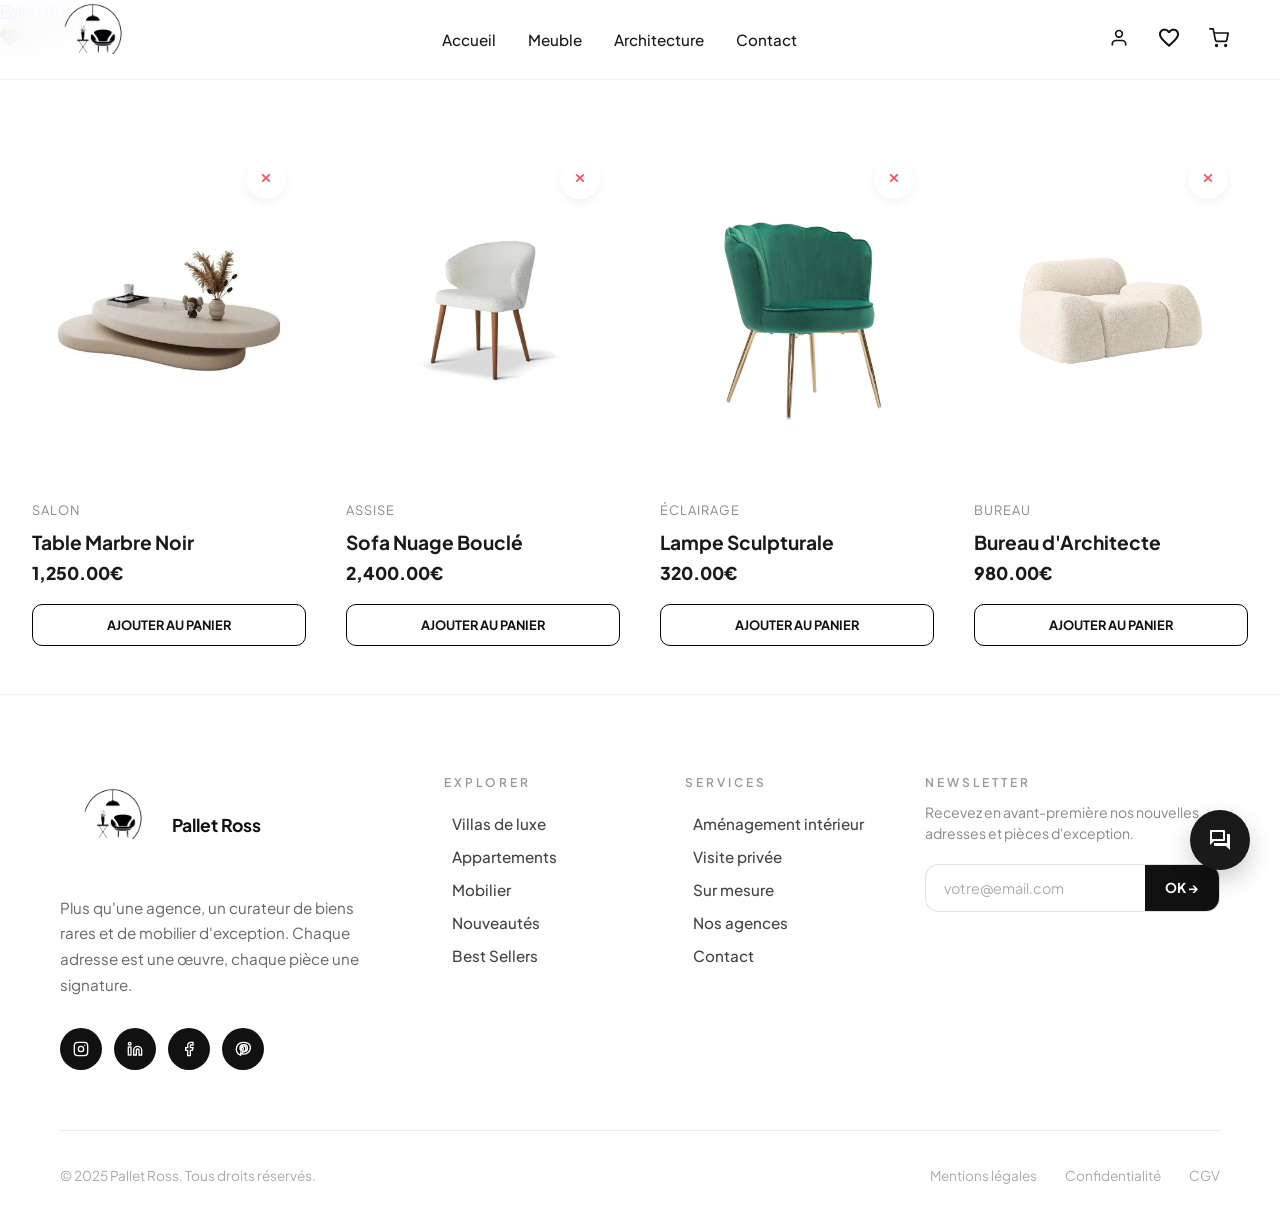
<file: favoris.html>
<!DOCTYPE html>
<html lang="fr">
<head>
    <meta charset="utf-8"/>
    <meta content="width=device-width, initial-scale=1.0" name="viewport"/>
    <title>Mes Favoris | Pallet Ross</title>
    
    <link href="https://fonts.googleapis.com/css2?family=Plus+Jakarta+Sans:wght@400;500;600;700;800&display=swap" rel="stylesheet">
    <link href="https://fonts.googleapis.com/css2?family=Material+Symbols+Outlined:wght@100..700" rel="stylesheet"/>
    <link rel="stylesheet" href="https://cdnjs.cloudflare.com/ajax/libs/font-awesome/6.4.2/css/all.min.css"> 
    <link rel="stylesheet" href="favoris.css">
   
</head>
<body>

    <nav class="navbar">
        <div class="nav-container">
            <a href="index.html" class="logo-text">Pallet Ross</a>
            <div class="nav-right">
                <a href="favoris.html" style="color:#000;"><i class="fa-solid fa-heart" style="font-size: 20px;"></i></a>
                <a href="panier.html" style="color:#000;"><span class="material-symbols-outlined">shopping_bag</span></a>
                <span class="material-symbols-outlined">person</span>
            </div>
        </div>
    </nav>

<!-- HEADER -->
<header class="main-header">
    <button class="mobile-menu-btn" id="burgerBtn">
        <span class="material-symbols-outlined">menu</span>
    </button>

    <a href="index.html" class="logo">
        <img src="Images/logo1.png" alt="" height="100px" width="100px">
    </a>

       <nav class="nav-links">
            <a href="index.html">Accueil</a>
            <a href="produits.html">Meuble</a>
            <a href="architect.html">Architecture</a>
            <a href="contact.html">Contact</a>
        </nav>

    <div class="header-actions">
            <button class="icon-btn user-btn">
                <a href="inscription.html" style="color: #111;" >
                <svg width="20" height="20" viewBox="0 0 24 24" fill="none" stroke="currentColor" stroke-width="2"><path d="M20 21v-2a4 4 0 0 0-4-4H8a4 4 0 0 0-4 4v2"/><circle cx="12" cy="7" r="4"/></svg>
                 </a>
            </button>
            <button class="icon-btn">
                <a href="favoris.html" style="color: #111;" >
              <span class="material-symbols-outlined desktop-only">favorite</span>
              </a>
            </button>
            <button class="icon-btn"  >    
                      <a href="panier.html" style="color: #111;">  <svg width="20" height="20" viewBox="0 0 24 24" fill="none" stroke="currentColor" stroke-width="2" stroke-linecap="round" stroke-linejoin="round">
                    <circle cx="9" cy="21" r="1"></circle>
                    <circle cx="20" cy="21" r="1"></circle>
                    <path d="M1 1h4l2.68 13.39a2 2 0 0 0 2 1.61h9.72a2 2 0 0 0 2-1.61L23 6H6"></path>
                
                </svg>
                  </a>   
            </button>
        </div>
</header>

    <main class="wishlist-container" style="padding-top: 90px;">
        
        <div class="product-card">
            <button class="remove-btn" title="Retirer des favoris">
                <i class="fa-solid fa-xmark"></i>
            </button>
            <div class="image-holder">
                <img src="Images/T1.jpg" alt="Table" class="product-img">
            </div>
            <div class="product-info">
                <span class="product-category">Salon</span>
                <h3>Table Marbre Noir</h3>
                <p class="product-price">1,250.00€</p>
                <button class="add-cart-btn">
                    Ajouter au panier
                </button>
            </div>
        </div>

        <div class="product-card">
            <button class="remove-btn" title="Retirer des favoris">
                <i class="fa-solid fa-xmark"></i>
            </button>
            <div class="image-holder">
                <img src="Images/Ct1.jpg" alt="Sofa" class="product-img">
            </div>
            <div class="product-info">
                <span class="product-category">Assise</span>
                <h3>Sofa Nuage Bouclé</h3>
                <p class="product-price">2,400.00€</p>
                <button class="add-cart-btn">
                    Ajouter au panier
                </button>
            </div>
        </div>

        <div class="product-card">
            <button class="remove-btn" title="Retirer des favoris">
                <i class="fa-solid fa-xmark"></i>
            </button>
            <div class="image-holder">
                <img src="Images/c2.jpg" alt="Luminaire" class="product-img">
            </div>
            <div class="product-info">
                <span class="product-category">Éclairage</span>
                <h3>Lampe Sculpturale</h3>
                <p class="product-price">320.00€</p>
                <button class="add-cart-btn">
                    Ajouter au panier
                </button>
            </div>
        </div>

        <div class="product-card">
            <button class="remove-btn" title="Retirer des favoris">
                <i class="fa-solid fa-xmark"></i>
            </button>
            <div class="image-holder">
                <img src="Images/c3-removebg-preview.png" alt="Bureau" class="product-img">
            </div>
            <div class="product-info">
                <span class="product-category">Bureau</span>
                <h3>Bureau d'Architecte</h3>
                <p class="product-price">980.00€</p>
                <button class="add-cart-btn">
                    Ajouter au panier
                </button>
            </div>
        </div>

        <div class="empty-state">
            <span class="material-symbols-outlined">heart_broken</span>
            <h2>Votre liste est vide</h2>
            <p style="margin: 20px 0; color: #888;">Explorez notre catalogue pour ajouter des pièces d'exception.</p>
            <a href="index.html" class="add-cart-btn" style="max-width: 250px; margin: 0 auto; text-decoration: none;">Découvrir la collection</a>
        </div>

    </main>

    <footer class="main-footer" style="border-top:1px solid #f1f1f1;">
    <div class="footer-grid">

        <!-- Colonne marque -->
        <div class="footer-brand">
            <a href="#" class="footer-logo">
                <img src="Images/logo1.png" alt="" height="100px" width="100px">
                Pallet Ross
            </a>
            <p>Plus qu'une agence, un curateur de biens rares et de mobilier d'exception. Chaque adresse est une œuvre, chaque pièce une signature.</p>
            <div class="footer-social">
                <a href="#" class="social-btn" aria-label="Instagram">
                    <svg width="16" height="16" viewBox="0 0 24 24" fill="none" stroke="currentColor" stroke-width="2"><rect x="2" y="2" width="20" height="20" rx="5"/><circle cx="12" cy="12" r="4"/><circle cx="17.5" cy="6.5" r="1" fill="currentColor" stroke="none"/></svg>
                </a>
                <a href="#" class="social-btn" aria-label="LinkedIn">
                    <svg width="16" height="16" viewBox="0 0 24 24" fill="none" stroke="currentColor" stroke-width="2"><path d="M16 8a6 6 0 0 1 6 6v7h-4v-7a2 2 0 0 0-2-2 2 2 0 0 0-2 2v7h-4v-7a6 6 0 0 1 6-6z"/><rect x="2" y="9" width="4" height="12"/><circle cx="4" cy="4" r="2"/></svg>
                </a>
                <a href="#" class="social-btn" aria-label="Facebook">
                    <svg width="16" height="16" viewBox="0 0 24 24" fill="none" stroke="currentColor" stroke-width="2"><path d="M18 2h-3a5 5 0 0 0-5 5v3H7v4h3v8h4v-8h3l1-4h-4V7a1 1 0 0 1 1-1h3z"/></svg>
                </a>
                <a href="#" class="social-btn" aria-label="Pinterest">
                    <svg width="16" height="16" viewBox="0 0 24 24" fill="none" stroke="currentColor" stroke-width="2"><path d="M12 2C6.48 2 2 6.48 2 12c0 4.24 2.65 7.86 6.39 9.29-.09-.78-.17-1.98.04-2.83.18-.77 1.22-5.15 1.22-5.15s-.31-.62-.31-1.54c0-1.44.84-2.52 1.88-2.52.89 0 1.32.67 1.32 1.47 0 .9-.57 2.24-.87 3.48-.25 1.04.52 1.88 1.54 1.88 1.84 0 3.08-2.37 3.08-5.17 0-2.13-1.44-3.62-3.49-3.62-2.38 0-3.77 1.79-3.77 3.63 0 .72.28 1.49.62 1.91.07.08.08.15.06.23-.06.27-.21.85-.24.97-.04.16-.13.19-.3.11-1.11-.52-1.8-2.14-1.8-3.44 0-2.8 2.03-5.36 5.85-5.36 3.07 0 5.46 2.19 5.46 5.11 0 3.05-1.92 5.5-4.58 5.5-.9 0-1.74-.47-2.02-1.02l-.55 2.07c-.2.77-.74 1.73-1.1 2.32.83.26 1.71.4 2.62.4 5.52 0 10-4.48 10-10S17.52 2 12 2z"/></svg>
                </a>
            </div>
        </div>

        <!-- Navigation -->
        <div class="footer-col">
            <h4>Explorer</h4>
            <ul>
                <li><a href="#">Villas de luxe</a></li>
                <li><a href="#">Appartements</a></li>
                <li><a href="#">Mobilier</a></li>
                <li><a href="#">Nouveautés</a></li>
                <li><a href="#">Best Sellers</a></li>
            </ul>
        </div>

        <!-- Services -->
        <div class="footer-col">
            <h4>Services</h4>
            <ul>
                <li><a href="#">Aménagement intérieur</a></li>
                <li><a href="#">Visite privée</a></li>
                <li><a href="#">Sur mesure</a></li>
                <li><a href="#">Nos agences</a></li>
                <li><a href="#">Contact</a></li>
            </ul>
        </div>

        <!-- Newsletter -->
        <div class="footer-col footer-newsletter">
            <h4>Newsletter</h4>
            <p>Recevez en avant-première nos nouvelles adresses et pièces d'exception.</p>
            <div class="newsletter-form">
                <input type="email" placeholder="votre@email.com">
                <button type="button">OK →</button>
            </div>
        </div>

    </div>

    <div class="footer-bottom">
        <p>© 2025 Pallet Ross. Tous droits réservés.</p>
        <div class="footer-legal">
            <a href="#">Mentions légales</a>
            <a href="#">Confidentialité</a>
            <a href="#">CGV</a>
        </div>
    </div>
</footer>
<div id="chatbot-launcher">
    <span class="material-symbols-outlined">forum</span>
</div>

<div id="chat-window">
    <div class="chat-header">
        <span>Pallet Ross Assistant</span>
        <span id="close-chat" style="cursor:pointer" class="material-symbols-outlined">close</span>
    </div>
    <div class="chat-body" id="chat-content">
        <div class="message bot">Bonjour ! Comment puis-je vous aider aujourd'hui ?</div>
    </div>
    <div class="chat-footer">
        <input type="text" id="chat-input" placeholder="Écrivez votre message...">
        <button id="send-chat"><i class="fas fa-paper-plane"></i></button>
    </div>
</div>
 
<script src="favoris.js"></script>

 
</body>
</html>
</file>
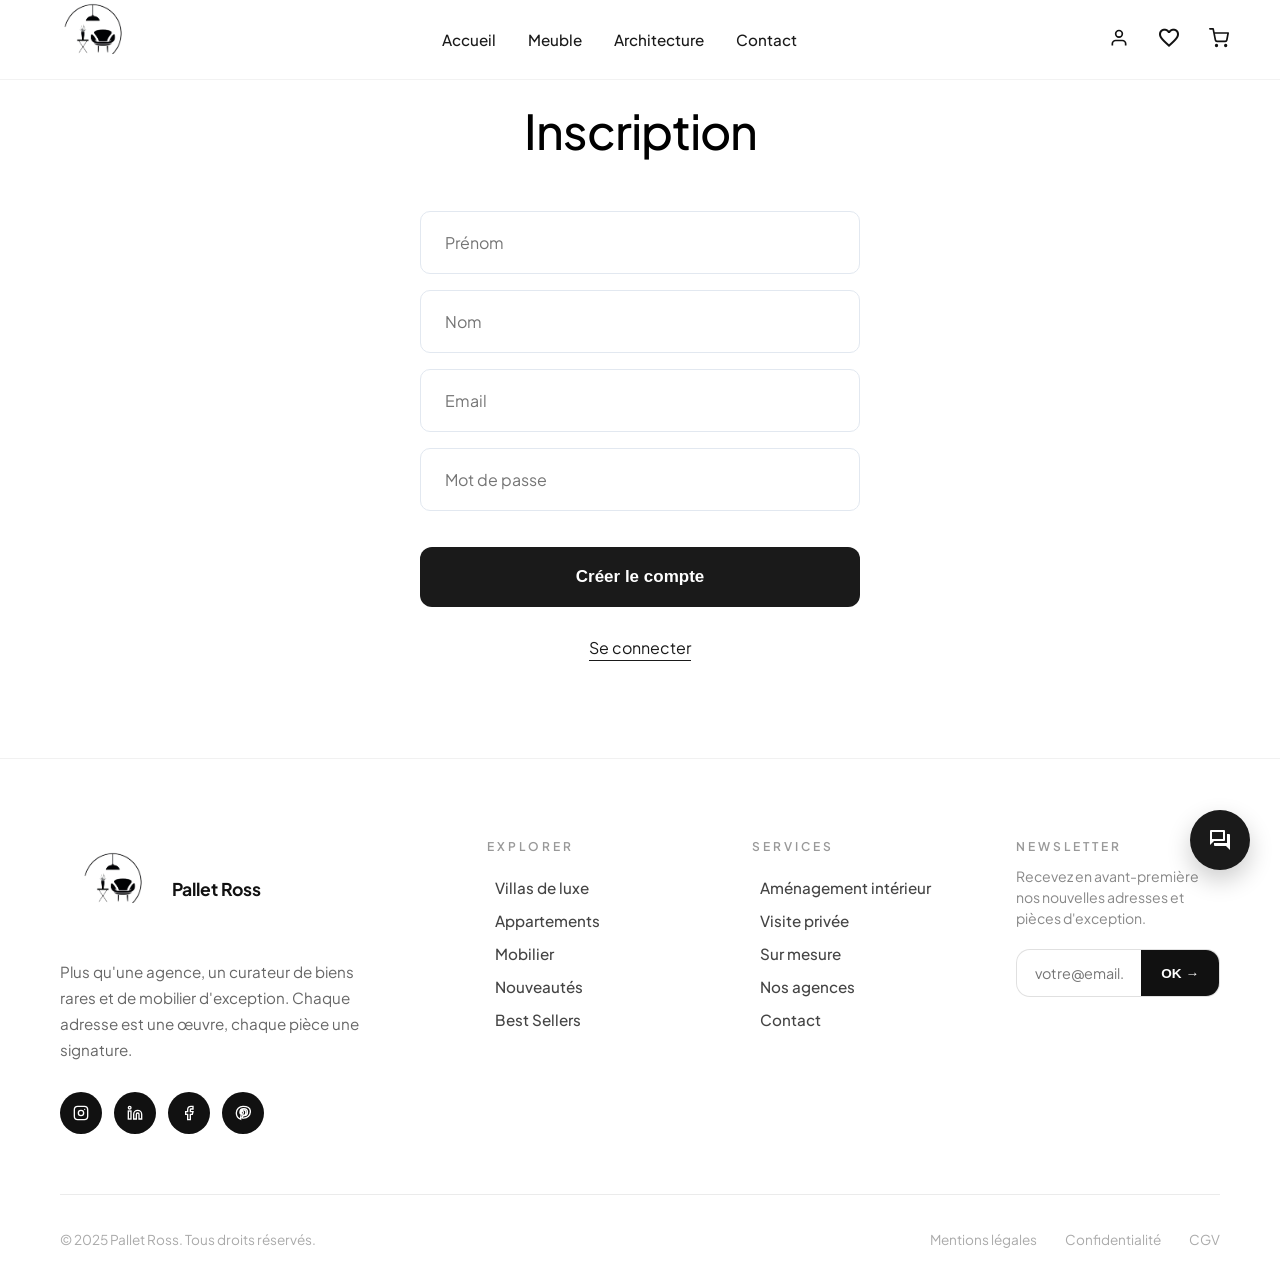
<file: inscription.html>
<!DOCTYPE html>
<html lang="fr">
<head>
    <meta charset="UTF-8">
    <meta name="viewport" content="width=device-width, initial-scale=1.0">
    <title>Inscription | Homedonut</title>
    <link href="https://fonts.googleapis.com/css2?family=Plus+Jakarta+Sans:wght@300;400;500;600;700;800&display=swap" rel="stylesheet">
    <link href="https://fonts.googleapis.com/css2?family=Material+Symbols+Outlined:wght@100..700" rel="stylesheet"/>
    <link rel="stylesheet" href="https://cdnjs.cloudflare.com/ajax/libs/font-awesome/6.0.0/css/all.min.css"> 
     <link rel="stylesheet" href="inscription.css">
 
</head>
<body>

<!-- HEADER -->
<header class="main-header">
    <button class="mobile-menu-btn" id="burgerBtn">
        <span class="material-symbols-outlined">menu</span>
    </button>

    <a href="index.html" class="logo">
        <img src="Images/logo1.png" alt="" width="100px" height="100px">
    </a>

    <nav class="nav-links">
        <a href="index.html">Accueil</a>
        <a href="produits.html">Meuble</a>
        <a href="architect.html">Architecture</a>
        <a href="contact.html">Contact</a>
    </nav>

    <div class="header-actions">
        <!-- Ajout de la classe user-btn pour le ciblage CSS -->
        <button class="icon-btn user-btn">
            <a href="inscription.html" style="color: #111;">
                <svg width="20" height="20" viewBox="0 0 24 24" fill="none" stroke="currentColor" stroke-width="2"><path d="M20 21v-2a4 4 0 0 0-4-4H8a4 4 0 0 0-4 4v2"/><circle cx="12" cy="7" r="4"/></svg>
            </a>
        </button>
        <button class="icon-btn">
            <a href="favoris.html" style="color: #111;">
                <span class="material-symbols-outlined">favorite</span>
            </a>
        </button>
        <button class="icon-btn">
            <a href="panier.html" style="color: #111;">
                <svg width="20" height="20" viewBox="0 0 24 24" fill="none" stroke="currentColor" stroke-width="2" stroke-linecap="round" stroke-linejoin="round">
                    <circle cx="9" cy="21" r="1"></circle>
                    <circle cx="20" cy="21" r="1"></circle>
                    <path d="M1 1h4l2.68 13.39a2 2 0 0 0 2 1.61h9.72a2 2 0 0 0 2-1.61L23 6H6"></path>
                </svg>
            </a>
        </button>
    </div>
</header>

<!-- MOBILE OVERLAY -->
<div class="mobile-overlay" id="mobileMenu">
    <a href="index.html">Accueil</a>
    <a href="produits.html">Meuble</a>
    <a href="architect.html">Architecture</a>
    <a href="contact.html">Contact</a>
      <a href="favoris.html">Favoris</a>
    <a href="panier.html">Panier</a>
    <a href="connexion.html">Mon Compte</a>
</div>

<div class="login-wrapper">
    <div class="login-card">
        <h1 class="main-title">Inscription</h1>
        <form>
            <div class="form-group"><input type="text" placeholder="Prénom" required></div>
            <div class="form-group"><input type="text" placeholder="Nom" required></div>
            <div class="form-group"><input type="email" placeholder="Email" required></div>
            <div class="form-group"><input type="password" placeholder="Mot de passe" required></div>
            <button type="submit" class="btn-submit">Créer le compte</button>
        </form>
        <div class="form-footer">
            <a href="connexion.html" class="footer-link">Se connecter</a>
        </div>
    </div>
</div>

<footer class="main-footer" style="border-top:1px solid #f1f1f1;">
    <div class="footer-grid">

        <!-- Colonne marque -->
        <div class="footer-brand">
            <a href="#" class="footer-logo">
               <img src="Images/logo1.png" alt="" height="100px" width="100px">
                Pallet Ross
            </a>
            <p>Plus qu'une agence, un curateur de biens rares et de mobilier d'exception. Chaque adresse est une œuvre, chaque pièce une signature.</p>
            <div class="footer-social">
                <a href="#" class="social-btn" aria-label="Instagram">
                    <svg width="16" height="16" viewBox="0 0 24 24" fill="none" stroke="currentColor" stroke-width="2"><rect x="2" y="2" width="20" height="20" rx="5"/><circle cx="12" cy="12" r="4"/><circle cx="17.5" cy="6.5" r="1" fill="currentColor" stroke="none"/></svg>
                </a>
                <a href="#" class="social-btn" aria-label="LinkedIn">
                    <svg width="16" height="16" viewBox="0 0 24 24" fill="none" stroke="currentColor" stroke-width="2"><path d="M16 8a6 6 0 0 1 6 6v7h-4v-7a2 2 0 0 0-2-2 2 2 0 0 0-2 2v7h-4v-7a6 6 0 0 1 6-6z"/><rect x="2" y="9" width="4" height="12"/><circle cx="4" cy="4" r="2"/></svg>
                </a>
                <a href="#" class="social-btn" aria-label="Facebook">
                    <svg width="16" height="16" viewBox="0 0 24 24" fill="none" stroke="currentColor" stroke-width="2"><path d="M18 2h-3a5 5 0 0 0-5 5v3H7v4h3v8h4v-8h3l1-4h-4V7a1 1 0 0 1 1-1h3z"/></svg>
                </a>
                <a href="#" class="social-btn" aria-label="Pinterest">
                    <svg width="16" height="16" viewBox="0 0 24 24" fill="none" stroke="currentColor" stroke-width="2"><path d="M12 2C6.48 2 2 6.48 2 12c0 4.24 2.65 7.86 6.39 9.29-.09-.78-.17-1.98.04-2.83.18-.77 1.22-5.15 1.22-5.15s-.31-.62-.31-1.54c0-1.44.84-2.52 1.88-2.52.89 0 1.32.67 1.32 1.47 0 .9-.57 2.24-.87 3.48-.25 1.04.52 1.88 1.54 1.88 1.84 0 3.08-2.37 3.08-5.17 0-2.13-1.44-3.62-3.49-3.62-2.38 0-3.77 1.79-3.77 3.63 0 .72.28 1.49.62 1.91.07.08.08.15.06.23-.06.27-.21.85-.24.97-.04.16-.13.19-.3.11-1.11-.52-1.8-2.14-1.8-3.44 0-2.8 2.03-5.36 5.85-5.36 3.07 0 5.46 2.19 5.46 5.11 0 3.05-1.92 5.5-4.58 5.5-.9 0-1.74-.47-2.02-1.02l-.55 2.07c-.2.77-.74 1.73-1.1 2.32.83.26 1.71.4 2.62.4 5.52 0 10-4.48 10-10S17.52 2 12 2z"/></svg>
                </a>
            </div>
        </div>

        <!-- Navigation -->
        <div class="footer-col">
            <h4>Explorer</h4>
            <ul>
                <li><a href="#">Villas de luxe</a></li>
                <li><a href="#">Appartements</a></li>
                <li><a href="#">Mobilier</a></li>
                <li><a href="#">Nouveautés</a></li>
                <li><a href="#">Best Sellers</a></li>
            </ul>
        </div>

        <!-- Services -->
        <div class="footer-col">
            <h4>Services</h4>
            <ul>
                <li><a href="#">Aménagement intérieur</a></li>
                <li><a href="#">Visite privée</a></li>
                <li><a href="#">Sur mesure</a></li>
                <li><a href="#">Nos agences</a></li>
                <li><a href="#">Contact</a></li>
            </ul>
        </div>

        <!-- Newsletter -->
        <div class="footer-col footer-newsletter">
            <h4>Newsletter</h4>
            <p>Recevez en avant-première nos nouvelles adresses et pièces d'exception.</p>
            <div class="newsletter-form">
                <input type="email" placeholder="votre@email.com">
                <button type="button">OK →</button>
            </div>
        </div>

    </div>

    <div class="footer-bottom">
        <p>© 2025 Pallet Ross. Tous droits réservés.</p>
        <div class="footer-legal">
            <a href="#">Mentions légales</a>
            <a href="#">Confidentialité</a>
            <a href="#">CGV</a>
        </div>
    </div>
</footer>

<div id="chatbot-launcher">
    <span class="material-symbols-outlined">forum</span>
</div>

<div id="chat-window">
    <div class="chat-header">
        <span>Pallet Ross Assistant</span>
        <span id="close-chat" style="cursor:pointer" class="material-symbols-outlined">close</span>
    </div>
    <div class="chat-body" id="chat-content">
        <div class="message bot">Bonjour ! Comment puis-je vous aider aujourd'hui ?</div>
    </div>
    <div class="chat-footer">
        <input type="text" id="chat-input" placeholder="Écrivez votre message...">
        <button id="send-chat"><span class="material-symbols-outlined">send</span></button>
    </div>
</div>

<script src="inscription.js"></script>

</body>
</html>
</file>
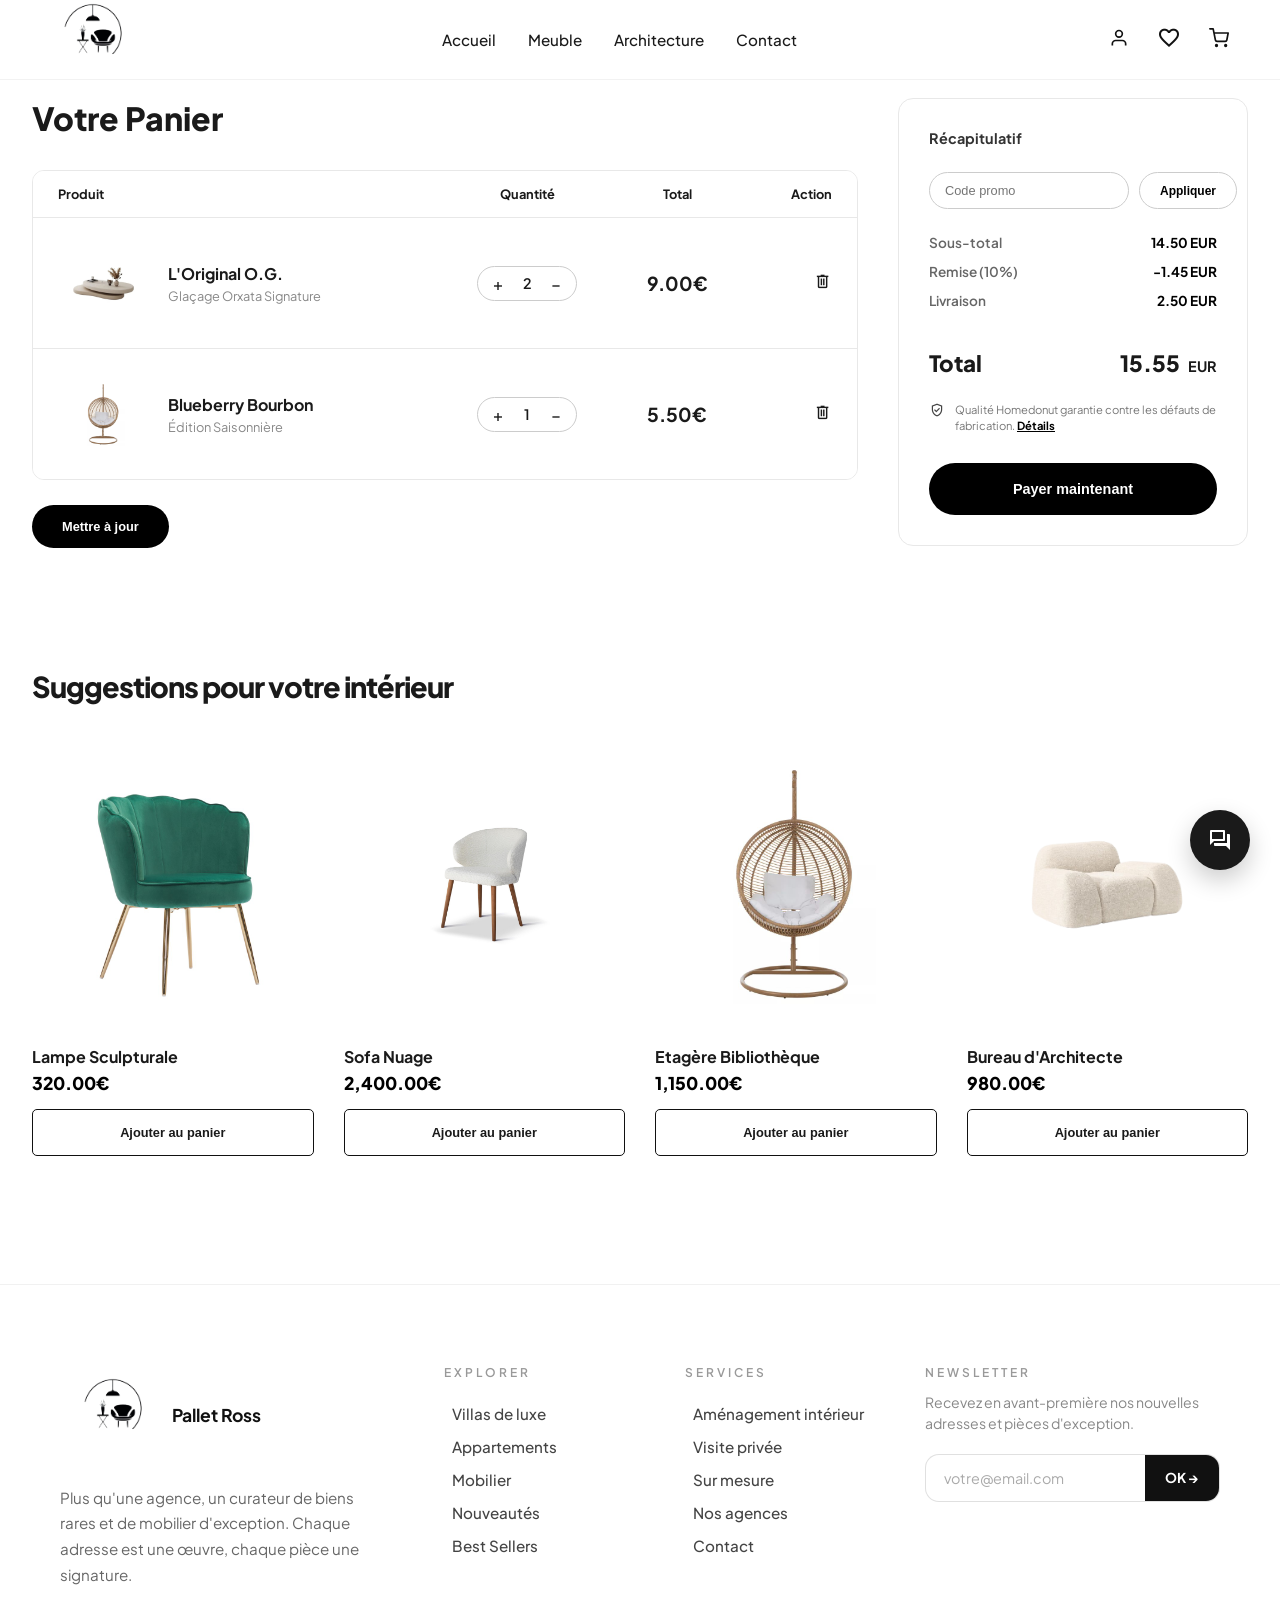
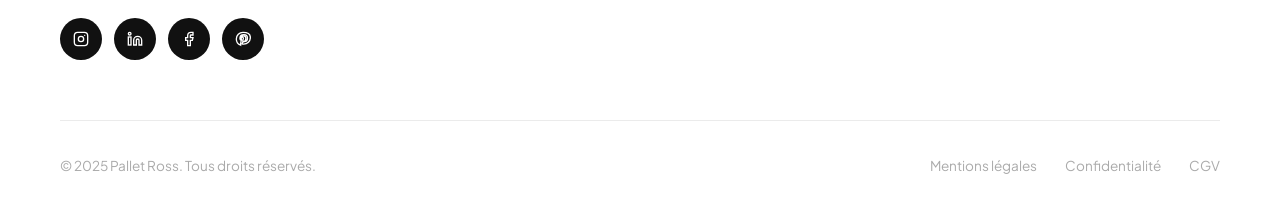
<file: panier.html>
<!DOCTYPE html>
<html lang="fr">
<head>
    <meta charset="utf-8"/>
    <meta content="width=device-width, initial-scale=1.0" name="viewport"/>
    <title>Mon Panier | Homedonut</title>
    
    <link href="https://fonts.googleapis.com/css2?family=Plus+Jakarta+Sans:wght@400;500;600;700;800&display=swap" rel="stylesheet">
    <link href="https://fonts.googleapis.com/css2?family=Material+Symbols+Outlined:wght@100..700" rel="stylesheet"/>
    <link rel="stylesheet" href="https://cdnjs.cloudflare.com/ajax/libs/font-awesome/6.0.0/css/all.min.css"> 
    <link rel="stylesheet" href="panier.css">

   
</head>
<body>
 <!-- HEADER -->
<header class="main-header">
    <button class="mobile-menu-btn" id="burgerBtn">
        <span class="material-symbols-outlined">menu</span>
    </button>

    <a href="index.html" class="logo">
        <img src="Images/logo1.png" alt="" width="100px" height="100px">
    </a>

    <nav class="nav-links">
        <a href="index.html">Accueil</a>
        <a href="produits.html">Meuble</a>
        <a href="architect.html">Architecture</a>
        <a href="contact.html">Contact</a>
        
    </nav>

    <div class="header-actions">
        <!-- Ajout de la classe user-btn pour le ciblage CSS -->
        <button class="icon-btn user-btn">
            <a href="inscription.html" style="color: #111;">
                <svg width="20" height="20" viewBox="0 0 24 24" fill="none" stroke="currentColor" stroke-width="2"><path d="M20 21v-2a4 4 0 0 0-4-4H8a4 4 0 0 0-4 4v2"/><circle cx="12" cy="7" r="4"/></svg>
            </a>
        </button>
        <button class="icon-btn">
            <a href="favoris.html" style="color: #111;">
                <span class="material-symbols-outlined">favorite</span>
            </a>
        </button>
        <button class="icon-btn">
            <a href="panier.html" style="color: #111;">
                <svg width="20" height="20" viewBox="0 0 24 24" fill="none" stroke="currentColor" stroke-width="2" stroke-linecap="round" stroke-linejoin="round">
                    <circle cx="9" cy="21" r="1"></circle>
                    <circle cx="20" cy="21" r="1"></circle>
                    <path d="M1 1h4l2.68 13.39a2 2 0 0 0 2 1.61h9.72a2 2 0 0 0 2-1.61L23 6H6"></path>
                </svg>
            </a>
        </button>
    </div>
</header>

<!-- MOBILE OVERLAY -->
<div class="mobile-overlay" id="mobileMenu">
    <a href="index.html">Accueil</a>
    <a href="produits.html">Meuble</a>
    <a href="architect.html">Architecture</a>
    <a href="contact.html">Contact</a>
      <a href="favoris.html">Favoris</a>
    <a href="panier.html">Panier</a>
    <a href="connexion.html">Mon Compte</a>
</div>
    <main class="cart-wrapper" style="padding-top: 50px;">
        <section>
            <h1 class="cart-header-title">Votre Panier</h1>
            
            <div class="cart-table-container">
                <div class="cart-table-header">
                    <span>Produit</span>
                    <span style="text-align: center;">Quantité</span>
                    <span style="text-align: center;">Total</span>
                    <span style="text-align: right;">Action</span>
                </div>

                <div class="cart-item">
                    <div class="product-col">
                        <div class="item-img"><img src="Images/T1.jpg" alt="Donut"></div>
                        <div class="item-info">
                            <h3>L'Original O.G.</h3>
                            <p>Glaçage Orxata Signature</p>
                        </div>
                    </div>
                    <div class="qty-col">
                        <div class="qty-box">
                            <span class="qty-btn">+</span>
                            <span class="qty-num">2</span>
                            <span class="qty-btn">−</span>
                        </div>
                    </div>
                    <div class="item-price">9.00€</div>
                    <div class="action-col">
                        <span class="material-symbols-outlined delete-btn">delete</span>
                    </div>
                </div>

                <div class="cart-item">
                    <div class="product-col">
                        <div class="item-img"><img src="Images/c4.jpg" alt="Donut"></div>
                        <div class="item-info">
                            <h3>Blueberry Bourbon</h3>
                            <p>Édition Saisonnière</p>
                        </div>
                    </div>
                    <div class="qty-col">
                        <div class="qty-box">
                            <span class="qty-btn">+</span>
                            <span class="qty-num">1</span>
                            <span class="qty-btn">−</span>
                        </div>
                    </div>
                    <div class="item-price">5.50€</div>
                    <div class="action-col">
                        <span class="material-symbols-outlined delete-btn">delete</span>
                    </div>
                </div>
            </div>

            <button class="update-btn">Mettre à jour</button>
        </section>

        <aside>
            <div class="summary-container">
                <h2 class="summary-title">Récapitulatif</h2>
                
                <div class="promo-row">
                    <input type="text" placeholder="Code promo">
                    <button>Appliquer</button>
                </div>

                <div class="summary-line">
                    <span>Sous-total</span>
                    <span>14.50 EUR</span>
                </div>
                <div class="summary-line">
                    <span>Remise (10%)</span>
                    <span>-1.45 EUR</span>
                </div>
                <div class="summary-line">
                    <span>Livraison</span>
                    <span>2.50 EUR</span>
                </div>

                <div class="summary-total">
                    <span>Total</span>
                    <span>15.55<span class="currency"> EUR</span></span>
                </div>

                <div class="warranty-box">
                    <span class="material-symbols-outlined">verified_user</span>
                    <p>Qualité Homedonut garantie contre les défauts de fabrication. <a href="#" style="color:#000; font-weight:700;">Détails</a></p>
                </div>

                <button class="checkout-now">Payer maintenant</button>
            </div>
        </aside>

         <section class="recommendations">
            <h2 class="rec-title">Suggestions pour votre intérieur</h2>
            <div class="product-grid">
                
                <div class="product-card">
                    <div class="image-container">
                        <img src="Images/c2.jpg" class="product-image" alt="Lampe">
                    </div>
                    <h3>Lampe Sculpturale</h3>
                    <div class="product-price">320.00€</div>
                    <button class="add-to-cart">Ajouter au panier</button>
                </div>

                <div class="product-card">
                    <div class="image-container">
                        <img src="Images/Ct1.jpg" class="product-image" alt="Sofa">
                    </div>
                    <h3>Sofa Nuage</h3>
                    <div class="product-price">2,400.00€</div>
                    <button class="add-to-cart">Ajouter au panier</button>
                </div>

                <div class="product-card">
                    <div class="image-container">
                        <img src="Images/c4.jpg" class="product-image" alt="Etagère">
                    </div>
                    <h3>Etagère Bibliothèque</h3>
                    <div class="product-price">1,150.00€</div>
                    <button class="add-to-cart">Ajouter au panier</button>
                </div>

                <div class="product-card">
                    <div class="image-container">
                        <img src="Images/c3-removebg-preview.png" class="product-image" alt="Bureau">
                    </div>
                    <h3>Bureau d'Architecte</h3>
                    <div class="product-price">980.00€</div>
                    <button class="add-to-cart">Ajouter au panier</button>
                </div>

            </div>
        </section>
    </main>

  <footer class="main-footer" style="border-top:1px solid #f1f1f1;">
    <div class="footer-grid">

        <!-- Colonne marque -->
        <div class="footer-brand">
            <a href="#" class="footer-logo">
                <img src="Images/logo1.png" alt="" height="100px" width="100px">
                Pallet Ross
            </a>
            <p>Plus qu'une agence, un curateur de biens rares et de mobilier d'exception. Chaque adresse est une œuvre, chaque pièce une signature.</p>
            <div class="footer-social">
                <a href="#" class="social-btn" aria-label="Instagram">
                    <svg width="16" height="16" viewBox="0 0 24 24" fill="none" stroke="currentColor" stroke-width="2"><rect x="2" y="2" width="20" height="20" rx="5"/><circle cx="12" cy="12" r="4"/><circle cx="17.5" cy="6.5" r="1" fill="currentColor" stroke="none"/></svg>
                </a>
                <a href="#" class="social-btn" aria-label="LinkedIn">
                    <svg width="16" height="16" viewBox="0 0 24 24" fill="none" stroke="currentColor" stroke-width="2"><path d="M16 8a6 6 0 0 1 6 6v7h-4v-7a2 2 0 0 0-2-2 2 2 0 0 0-2 2v7h-4v-7a6 6 0 0 1 6-6z"/><rect x="2" y="9" width="4" height="12"/><circle cx="4" cy="4" r="2"/></svg>
                </a>
                <a href="#" class="social-btn" aria-label="Facebook">
                    <svg width="16" height="16" viewBox="0 0 24 24" fill="none" stroke="currentColor" stroke-width="2"><path d="M18 2h-3a5 5 0 0 0-5 5v3H7v4h3v8h4v-8h3l1-4h-4V7a1 1 0 0 1 1-1h3z"/></svg>
                </a>
                <a href="#" class="social-btn" aria-label="Pinterest">
                    <svg width="16" height="16" viewBox="0 0 24 24" fill="none" stroke="currentColor" stroke-width="2"><path d="M12 2C6.48 2 2 6.48 2 12c0 4.24 2.65 7.86 6.39 9.29-.09-.78-.17-1.98.04-2.83.18-.77 1.22-5.15 1.22-5.15s-.31-.62-.31-1.54c0-1.44.84-2.52 1.88-2.52.89 0 1.32.67 1.32 1.47 0 .9-.57 2.24-.87 3.48-.25 1.04.52 1.88 1.54 1.88 1.84 0 3.08-2.37 3.08-5.17 0-2.13-1.44-3.62-3.49-3.62-2.38 0-3.77 1.79-3.77 3.63 0 .72.28 1.49.62 1.91.07.08.08.15.06.23-.06.27-.21.85-.24.97-.04.16-.13.19-.3.11-1.11-.52-1.8-2.14-1.8-3.44 0-2.8 2.03-5.36 5.85-5.36 3.07 0 5.46 2.19 5.46 5.11 0 3.05-1.92 5.5-4.58 5.5-.9 0-1.74-.47-2.02-1.02l-.55 2.07c-.2.77-.74 1.73-1.1 2.32.83.26 1.71.4 2.62.4 5.52 0 10-4.48 10-10S17.52 2 12 2z"/></svg>
                </a>
            </div>
        </div>

        <!-- Navigation -->
        <div class="footer-col">
            <h4>Explorer</h4>
            <ul>
                <li><a href="#">Villas de luxe</a></li>
                <li><a href="#">Appartements</a></li>
                <li><a href="#">Mobilier</a></li>
                <li><a href="#">Nouveautés</a></li>
                <li><a href="#">Best Sellers</a></li>
            </ul>
        </div>

        <!-- Services -->
        <div class="footer-col">
            <h4>Services</h4>
            <ul>
                <li><a href="#">Aménagement intérieur</a></li>
                <li><a href="#">Visite privée</a></li>
                <li><a href="#">Sur mesure</a></li>
                <li><a href="#">Nos agences</a></li>
                <li><a href="#">Contact</a></li>
            </ul>
        </div>

        <!-- Newsletter -->
        <div class="footer-col footer-newsletter">
            <h4>Newsletter</h4>
            <p>Recevez en avant-première nos nouvelles adresses et pièces d'exception.</p>
            <div class="newsletter-form">
                <input type="email" placeholder="votre@email.com">
                <button type="button">OK →</button>
            </div>
        </div>

    </div>

    <div class="footer-bottom">
        <p>© 2025 Pallet Ross. Tous droits réservés.</p>
        <div class="footer-legal">
            <a href="#">Mentions légales</a>
            <a href="#">Confidentialité</a>
            <a href="#">CGV</a>
        </div>
    </div>
</footer>
<div id="chatbot-launcher">
    <span class="material-symbols-outlined">forum</span>
</div>

<div id="chat-window">
    <div class="chat-header">
        <span>Pallet Ross</span>
        <span id="close-chat" style="cursor:pointer" class="material-symbols-outlined">close</span>
    </div>
    <div class="chat-body" id="chat-content">
        <div class="message bot">Bonjour ! Comment puis-je vous aider aujourd'hui ?</div>
    </div>
    <div class="chat-footer">
        <input type="text" id="chat-input" placeholder="Écrivez votre message...">
        <button id="send-chat"><i class="fas fa-paper-plane"></i></button>
    </div>
</div>
<script>
       // ---- MENU MOBILE CORRIGÉ ----
    const burgerBtn = document.getElementById('burgerBtn');
    const mobileMenu = document.getElementById('mobileMenu');

    if (burgerBtn && mobileMenu) {
        burgerBtn.onclick = (e) => {
            e.stopPropagation();
            const isActive = mobileMenu.classList.toggle('active');
            const icon = burgerBtn.querySelector('.material-symbols-outlined');
            icon.innerText = isActive ? 'close' : 'menu';
        };

        document.addEventListener('click', (e) => {
            if (!mobileMenu.contains(e.target) && !burgerBtn.contains(e.target)) {
                mobileMenu.classList.remove('active');
                burgerBtn.querySelector('.material-symbols-outlined').innerText = 'menu';
            }
        });
    }

      // --- LOGIQUE DU CHATBOT ---
    const launcher = document.getElementById('chatbot-launcher');
    const chatWindow = document.getElementById('chat-window');
    const closeChat = document.getElementById('close-chat');
    const sendBtn = document.getElementById('send-chat');
    const chatInput = document.getElementById('chat-input');
    const chatContent = document.getElementById('chat-content');

    launcher.onclick = () => chatWindow.style.display = 'flex';
    closeChat.onclick = () => chatWindow.style.display = 'none';

    function sendMessage() {
        const text = chatInput.value.trim();
        if (text !== "") {
            const userMsg = document.createElement('div');
            userMsg.className = 'message user';
            userMsg.innerText = text;
            chatContent.appendChild(userMsg);
            chatInput.value = "";
            chatContent.scrollTop = chatContent.scrollHeight;
            setTimeout(() => {
                const botMsg = document.createElement('div');
                botMsg.className = 'message bot';
                botMsg.innerText = "Merci pour votre message. Un agent vous répondra d'ici peu !";
                chatContent.appendChild(botMsg);
                chatContent.scrollTop = chatContent.scrollHeight;
            }, 1000);
        }
    }
    sendBtn.onclick = sendMessage;
    chatInput.onkeypress = (e) => { if(e.key === 'Enter') sendMessage(); };

</script>
</body>
</html>
</file>
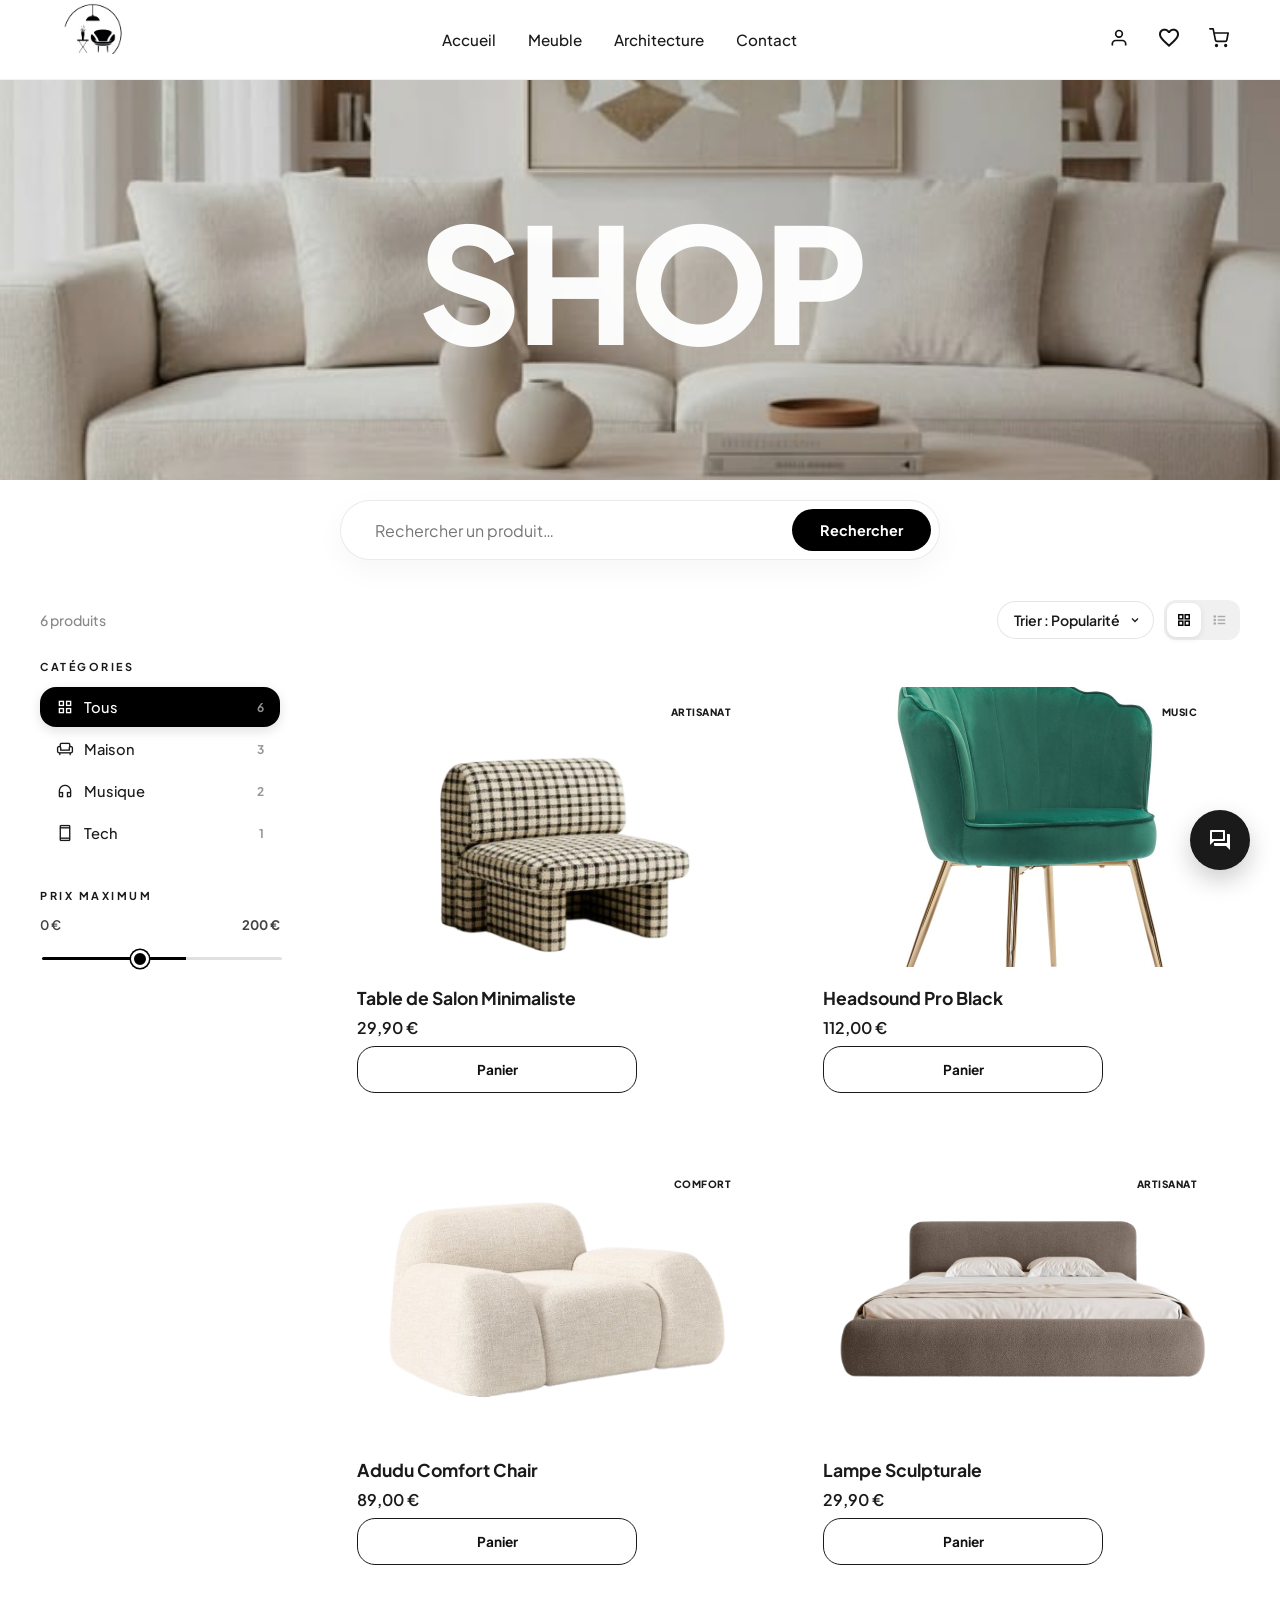
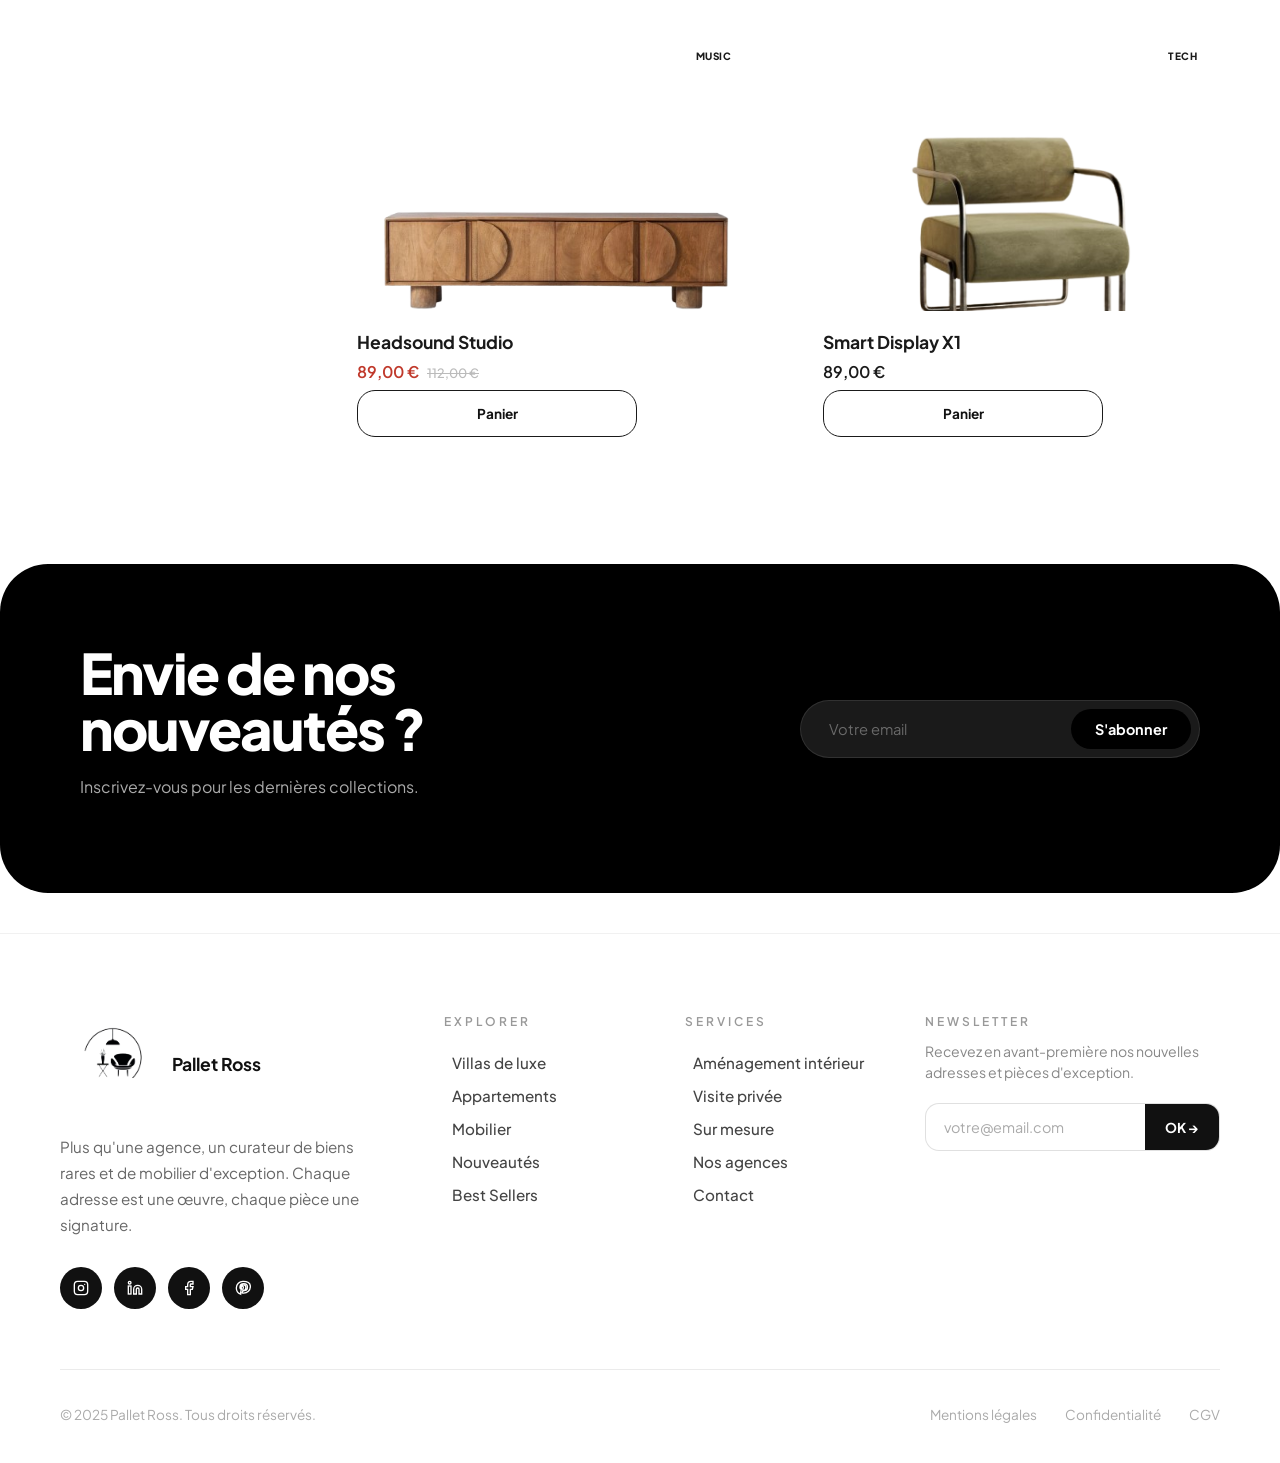
<file: produits.html>
<!DOCTYPE html>
<html lang="fr">
<head>
    <meta charset="UTF-8">
    <meta name="viewport" content="width=device-width, initial-scale=1.0">
    <title>Pallet Ross - Shop Modern</title>
    <link href="https://fonts.googleapis.com/css2?family=Plus+Jakarta+Sans:wght@400;500;600;700;800;900&display=swap" rel="stylesheet">
    <link href="https://fonts.googleapis.com/css2?family=Material+Symbols+Outlined:wght@300;400;500&display=swap" rel="stylesheet" />
    <!-- Font Awesome CDN -->
<link rel="stylesheet" href="https://cdnjs.cloudflare.com/ajax/libs/font-awesome/6.5.1/css/all.min.css">
<link rel="stylesheet" href="https://cdnjs.cloudflare.com/ajax/libs/font-awesome/6.0.0/css/all.min.css">
 <link rel="stylesheet" href="produits.css">   
</head>
<body>

<!-- HEADER -->
<header class="main-header">
    <button class="mobile-menu-btn" id="burgerBtn">
        <span class="material-symbols-outlined">menu</span>
    </button>

    <a href="index.html" class="logo">
        <img src="Images/logo1.png" alt="" width="100px" height="100px">
    </a>

    <nav class="nav-links">
        <a href="index.html">Accueil</a>
        <a href="produits.html">Meuble</a>
        <a href="architect.html">Architecture</a>
        <a href="contact.html">Contact</a>
         
    </nav>

    <div class="header-actions">
        <!-- Ajout de la classe user-btn pour le ciblage CSS -->
        <button class="icon-btn user-btn">
            <a href="inscription.html" style="color: #111;">
                <svg width="20" height="20" viewBox="0 0 24 24" fill="none" stroke="currentColor" stroke-width="2"><path d="M20 21v-2a4 4 0 0 0-4-4H8a4 4 0 0 0-4 4v2"/><circle cx="12" cy="7" r="4"/></svg>
            </a>
        </button>
        <button class="icon-btn">
            <a href="favoris.html" style="color: #111;">
                <span class="material-symbols-outlined">favorite</span>
            </a>
        </button>
        <button class="icon-btn">
            <a href="panier.html" style="color: #111;">
                <svg width="20" height="20" viewBox="0 0 24 24" fill="none" stroke="currentColor" stroke-width="2" stroke-linecap="round" stroke-linejoin="round">
                    <circle cx="9" cy="21" r="1"></circle>
                    <circle cx="20" cy="21" r="1"></circle>
                    <path d="M1 1h4l2.68 13.39a2 2 0 0 0 2 1.61h9.72a2 2 0 0 0 2-1.61L23 6H6"></path>
                </svg>
            </a>
        </button>
    </div>
</header>

<!-- MOBILE OVERLAY -->
<div class="mobile-overlay" id="mobileMenu">
    <a href="index.html">Accueil</a>
    <a href="produits.html">Meuble</a>
    <a href="architect.html">Architecture</a>
    <a href="contact.html">Contact</a>
     <a href="favoris.html">Favoris</a>
    <a href="panier.html">Panier</a>
    <a href="connexion.html">Mon Compte</a>
</div>

<!-- PAGE TITLE + SEARCH -->
<div class="page-title-section">
    <h1>Shop</h1>
</div>

<div class="search-container">
    <input type="text" placeholder="Rechercher un produit…" id="searchInput">
    <button class="btn-search" id="searchBtn">Rechercher</button>
</div>

<!-- TOOLBAR -->
<div class="shop-toolbar">
    <span class="results-count" id="resultsCount">6 produits</span>
    <div class="toolbar-right">
        <select class="sort-select" id="sortSelect">
            <option value="default">Trier : Popularité</option>
            <option value="price-asc">Prix croissant</option>
            <option value="price-desc">Prix décroissant</option>
            <option value="name">Nom A–Z</option>
        </select>
        <div class="view-toggle">
            <button class="view-btn active" id="gridViewBtn" title="Grille">
                <svg width="14" height="14" viewBox="0 0 24 24" fill="none" stroke="currentColor" stroke-width="2.5"><rect x="3" y="3" width="7" height="7"/><rect x="14" y="3" width="7" height="7"/><rect x="3" y="14" width="7" height="7"/><rect x="14" y="14" width="7" height="7"/></svg>
            </button>
            <button class="view-btn" id="listViewBtn" title="Liste">
                <svg width="14" height="14" viewBox="0 0 24 24" fill="none" stroke="currentColor" stroke-width="2.5"><line x1="8" y1="6" x2="21" y2="6"/><line x1="8" y1="12" x2="21" y2="12"/><line x1="8" y1="18" x2="21" y2="18"/><circle cx="3" cy="6" r="1" fill="currentColor"/><circle cx="3" cy="12" r="1" fill="currentColor"/><circle cx="3" cy="18" r="1" fill="currentColor"/></svg>
            </button>
        </div>
    </div>
</div>

<!-- SHOP CONTAINER -->
<div class="shop-container">

    <!-- SIDEBAR -->
    <aside class="sidebar">
        <div class="sidebar-section">
            <span class="sidebar-label">Catégories</span>
            <button class="cat-item active" data-cat="all">
                <span class="cat-item-left"><span class="material-symbols-outlined" style="font-size:18px">grid_view</span> Tous</span>
                <span class="cat-item-count">6</span>
            </button>
            <button class="cat-item" data-cat="maison">
                <span class="cat-item-left"><span class="material-symbols-outlined" style="font-size:18px">chair</span> Maison</span>
                <span class="cat-item-count">3</span>
            </button>
            <button class="cat-item" data-cat="musique">
                <span class="cat-item-left"><span class="material-symbols-outlined" style="font-size:18px">headphones</span> Musique</span>
                <span class="cat-item-count">2</span>
            </button>
            <button class="cat-item" data-cat="tech">
                <span class="cat-item-left"><span class="material-symbols-outlined" style="font-size:18px">smartphone</span> Tech</span>
                <span class="cat-item-count">1</span>
            </button>
        </div>

        <div class="sidebar-section">
            <span class="sidebar-label">Prix maximum</span>
            <div class="price-labels">
                <span>0 €</span>
                <span id="priceVal"><b>200 €</b></span>
            </div>
            <input type="range" class="range-input" id="priceRange" min="0" max="500" value="200" step="5">
        </div>
    </aside>

    <!-- PRODUCTS -->
    <main>
        <div class="products-grid" id="productsGrid">

            <div class="product-card" data-name="Table de Salon Minimaliste" data-cat="maison" data-price="29.90">
                <div class="img-wrapper">
                    <span class="tag-cat">Artisanat</span>
                    <button class="wish-btn" onclick="toggleWish(this,event)">        
                        <i class="fa-solid fa-heart"></i>
                    </button>
                    <img src="Images/Meuble_1.png" alt="Table">
                </div>
                <div class="card-info">
                    <p class="p-name">Table de Salon Minimaliste</p>
                    <p class="p-price">29,90 €</p>

                    <div class="card-actions">
                        <button class="btn-buy">Panier</button>
                    </div>
                </div>
            </div>

            <div class="product-card" data-name="Headsound Pro Black" data-cat="musique" data-price="112.00">
                <div class="img-wrapper">
                    <span class="tag-cat">Music</span>
                    <button class="wish-btn" onclick="toggleWish(this,event)">  
                                          <i class="fa-solid fa-heart"></i>
</button>
                    <img src="Images/c2.jpg" alt="Audio">
                </div>
                <div class="card-info">
                    <p class="p-name">Headsound Pro Black</p>
                    <p class="p-price">112,00 €</p>
                   <div class="card-actions">
                        <button class="btn-buy">Panier</button>
                    </div>
                </div>
            </div>

            <div class="product-card" data-name="Adudu Comfort Chair" data-cat="maison" data-price="89.00">
                <div class="img-wrapper">
                    <span class="tag-cat">Comfort</span>
                    <button class="wish-btn" onclick="toggleWish(this,event)">
                 <i class="fa-solid fa-heart"></i>
                        
                    </button>
                    <img src="Images/c3-removebg-preview.png" alt="Chair">
                </div>
                <div class="card-info">
                    <p class="p-name">Adudu Comfort Chair</p>
                    <p class="p-price">89,00 €</p>
                   
                    <div class="card-actions">
                        <button class="btn-buy">Panier</button>
                    </div>
                </div>
            </div>

            <div class="product-card" data-name="Lampe Sculpturale" data-cat="maison" data-price="29.90">
                <div class="img-wrapper">
                    <span class="tag-cat">Artisanat</span>
                    <button class="wish-btn" onclick="toggleWish(this, event)">
                    <i class="fa-solid fa-heart"></i>
                    </button>
                    <img src="Images/Meuble_4.png" alt="Lampe">
                </div>
                <div class="card-info">
                    <p class="p-name">Lampe Sculpturale</p>
                    <p class="p-price">29,90 €</p>

                    <div class="card-actions">
                        <button class="btn-buy">Panier</button>
                    </div>
                </div>
            </div>

            <div class="product-card" data-name="Headsound Studio" data-cat="musique" data-price="89.00">
                <div class="img-wrapper">
                    <span class="tag-cat">Music</span>
                    <button class="wish-btn" onclick="toggleWish(this,event)">
                     <i class="fa-solid fa-heart"></i>
                    </button>
                    <img src="Images/Meuble_3.png" alt="Audio">
                </div>
                <div class="card-info">
                    <p class="p-name">Headsound Studio</p>
                    <p class="p-price sale">89,00 € <span class="p-price-old">112,00 €</span></p>

                 <div class="card-actions">
                        <button class="btn-buy">Panier</button>
                    </div>
                </div>
            </div>

            <div class="product-card" data-name="Smart Display X1" data-cat="tech" data-price="89.00">
                <div class="img-wrapper">
                    <span class="tag-cat">Tech</span>
                    <button class="wish-btn" onclick="toggleWish(this,event)">
                 <i class="fa-solid fa-heart"></i>
                    </button>
                    <img src="Images/Meuble_6.png" alt="Tech">
                </div>
                <div class="card-info">
                    <p class="p-name">Smart Display X1</p>
                    <p class="p-price">89,00 €</p>
              <div class="card-actions">
                        <button class="btn-buy">Panier</button>
                    </div>
                </div>
            </div>

            <div class="empty-state" id="emptyState">
                <h3>Aucun résultat</h3>
                <p>Essayez un autre terme ou réinitialisez les filtres.</p>
            </div>

        </div>
    </main>
</div>

<!-- FOOTER BANNER -->
<section class="footer-banner">
    <div>
        <h2>Envie de nos<br>nouveautés ?</h2>
        <p>Inscrivez-vous pour les dernières collections.</p>
    </div>
    <div class="newsletter-wrap">
        <input type="email" placeholder="Votre email">
        <button class="btn-search" style="padding:11px 24px;">S'abonner</button>
    </div>
</section>

<!-- TOAST -->
<div class="toast" id="toast"></div>
<footer class="main-footer" style="border-top:1px solid #f1f1f1;">
    <div class="footer-grid">

        <!-- Colonne marque -->
        <div class="footer-brand">
            <a href="#" class="footer-logo">
             <img src="Images/logo1.png" alt="" width="100px" height="100px">
                Pallet Ross
            </a>
            <p>Plus qu'une agence, un curateur de biens rares et de mobilier d'exception. Chaque adresse est une œuvre, chaque pièce une signature.</p>
            <div class="footer-social">
                <a href="#" class="social-btn" aria-label="Instagram">
                    <svg width="16" height="16" viewBox="0 0 24 24" fill="none" stroke="currentColor" stroke-width="2"><rect x="2" y="2" width="20" height="20" rx="5"/><circle cx="12" cy="12" r="4"/><circle cx="17.5" cy="6.5" r="1" fill="currentColor" stroke="none"/></svg>
                </a>
                <a href="#" class="social-btn" aria-label="LinkedIn">
                    <svg width="16" height="16" viewBox="0 0 24 24" fill="none" stroke="currentColor" stroke-width="2"><path d="M16 8a6 6 0 0 1 6 6v7h-4v-7a2 2 0 0 0-2-2 2 2 0 0 0-2 2v7h-4v-7a6 6 0 0 1 6-6z"/><rect x="2" y="9" width="4" height="12"/><circle cx="4" cy="4" r="2"/></svg>
                </a>
                <a href="#" class="social-btn" aria-label="Facebook">
                    <svg width="16" height="16" viewBox="0 0 24 24" fill="none" stroke="currentColor" stroke-width="2"><path d="M18 2h-3a5 5 0 0 0-5 5v3H7v4h3v8h4v-8h3l1-4h-4V7a1 1 0 0 1 1-1h3z"/></svg>
                </a>
                <a href="#" class="social-btn" aria-label="Pinterest">
                    <svg width="16" height="16" viewBox="0 0 24 24" fill="none" stroke="currentColor" stroke-width="2"><path d="M12 2C6.48 2 2 6.48 2 12c0 4.24 2.65 7.86 6.39 9.29-.09-.78-.17-1.98.04-2.83.18-.77 1.22-5.15 1.22-5.15s-.31-.62-.31-1.54c0-1.44.84-2.52 1.88-2.52.89 0 1.32.67 1.32 1.47 0 .9-.57 2.24-.87 3.48-.25 1.04.52 1.88 1.54 1.88 1.84 0 3.08-2.37 3.08-5.17 0-2.13-1.44-3.62-3.49-3.62-2.38 0-3.77 1.79-3.77 3.63 0 .72.28 1.49.62 1.91.07.08.08.15.06.23-.06.27-.21.85-.24.97-.04.16-.13.19-.3.11-1.11-.52-1.8-2.14-1.8-3.44 0-2.8 2.03-5.36 5.85-5.36 3.07 0 5.46 2.19 5.46 5.11 0 3.05-1.92 5.5-4.58 5.5-.9 0-1.74-.47-2.02-1.02l-.55 2.07c-.2.77-.74 1.73-1.1 2.32.83.26 1.71.4 2.62.4 5.52 0 10-4.48 10-10S17.52 2 12 2z"/></svg>
                </a>
            </div>
        </div>

        <!-- Navigation -->
        <div class="footer-col">
            <h4>Explorer</h4>
            <ul>
                <li><a href="#">Villas de luxe</a></li>
                <li><a href="#">Appartements</a></li>
                <li><a href="#">Mobilier</a></li>
                <li><a href="#">Nouveautés</a></li>
                <li><a href="#">Best Sellers</a></li>
            </ul>
        </div>

        <!-- Services -->
        <div class="footer-col">
            <h4>Services</h4>
            <ul>
                <li><a href="#">Aménagement intérieur</a></li>
                <li><a href="#">Visite privée</a></li>
                <li><a href="#">Sur mesure</a></li>
                <li><a href="#">Nos agences</a></li>
                <li><a href="#">Contact</a></li>
            </ul>
        </div>

        <!-- Newsletter -->
        <div class="footer-col footer-newsletter">
            <h4>Newsletter</h4>
            <p>Recevez en avant-première nos nouvelles adresses et pièces d'exception.</p>
            <div class="newsletter-form">
                <input type="email" placeholder="votre@email.com">
                <button type="button">OK →</button>
            </div>
        </div>

    </div>

    <div class="footer-bottom">
        <p>© 2025 Pallet Ross. Tous droits réservés.</p>
        <div class="footer-legal">
            <a href="#">Mentions légales</a>
            <a href="#">Confidentialité</a>
            <a href="#">CGV</a>
        </div>
    </div>
</footer>
<div id="chatbot-launcher">
    <span class="material-symbols-outlined">forum</span>
</div>

<div id="chat-window">
    <div class="chat-header">
        <span>Pallet Ross</span>
        <span id="close-chat" style="cursor:pointer" class="material-symbols-outlined">close</span>
    </div>
    <div class="chat-body" id="chat-content">
        <div class="message bot">Bonjour ! Comment puis-je vous aider aujourd'hui ?</div>
    </div>
    <div class="chat-footer">
        <input type="text" id="chat-input" placeholder="Écrivez votre message...">
        <button id="send-chat"><i class="fas fa-paper-plane"></i></button>
    </div>
</div>
<script>
    // ---- MENU MOBILE CORRIGÉ ----
    const burgerBtn = document.getElementById('burgerBtn');
    const mobileMenu = document.getElementById('mobileMenu');

    if (burgerBtn && mobileMenu) {
        burgerBtn.onclick = (e) => {
            e.stopPropagation();
            const isActive = mobileMenu.classList.toggle('active');
            const icon = burgerBtn.querySelector('.material-symbols-outlined');
            icon.innerText = isActive ? 'close' : 'menu';
        };

        document.addEventListener('click', (e) => {
            if (!mobileMenu.contains(e.target) && !burgerBtn.contains(e.target)) {
                mobileMenu.classList.remove('active');
                burgerBtn.querySelector('.material-symbols-outlined').innerText = 'menu';
            }
        });
    }


    // ── Cart
    let cartCount = 0;
    const cartBadge = document.getElementById('cartBadge');

    function addToCart(name, e) {
        if (e) e.stopPropagation();
        cartCount++;
        cartBadge.textContent = cartCount;
        cartBadge.classList.add('visible');
        showToast(`"${name}" ajouté au panier ✓`);
    }

    // ── Wishlist
    function toggleWish(btn, e) {
        if (e) e.stopPropagation();
        const liked = btn.classList.toggle('liked');
        btn.textContent = liked ? '♥' : '♡';
        showToast(liked ? 'Ajouté aux favoris ♥' : 'Retiré des favoris');
    }

    // ── Toast
    const toast = document.getElementById('toast');
    let toastTimer;

    function showToast(msg) {
        clearTimeout(toastTimer);
        toast.textContent = msg;
        toast.classList.add('show');
        toastTimer = setTimeout(() => toast.classList.remove('show'), 2500);
    }

    // ── View toggle
    const grid = document.getElementById('productsGrid');

    document.getElementById('gridViewBtn').addEventListener('click', function () {
        grid.classList.remove('list-view');
        this.classList.add('active');
        document.getElementById('listViewBtn').classList.remove('active');
    });

    document.getElementById('listViewBtn').addEventListener('click', function () {
        grid.classList.add('list-view');
        this.classList.add('active');
        document.getElementById('gridViewBtn').classList.remove('active');
    });

    // ── Category filter
    document.querySelectorAll('.cat-item').forEach(btn => {
        btn.addEventListener('click', function () {
            document.querySelectorAll('.cat-item').forEach(b => b.classList.remove('active'));
            this.classList.add('active');
            applyFilters();
        });
    });

    // ── Price range
    const priceRange = document.getElementById('priceRange');
    const priceVal   = document.getElementById('priceVal');

    priceRange.addEventListener('input', function () {
        const val = parseFloat(this.value);
        priceVal.innerHTML = `<b>${val.toLocaleString('fr-FR')} €</b>`;
        const pct = (val / 500) * 100;
        this.style.background = `linear-gradient(to right, #000 ${pct}%, #e0e0e0 ${pct}%)`;
        applyFilters();
    });

    // ── Search
    document.getElementById('searchInput').addEventListener('input', applyFilters);
    document.getElementById('searchBtn').addEventListener('click', applyFilters);

    // ── Sort
    document.getElementById('sortSelect').addEventListener('change', applyFilters);

    // ── Master filter + sort
    function applyFilters() {
        const cat      = document.querySelector('.cat-item.active')?.dataset.cat || 'all';
        const maxPrice = parseFloat(priceRange.value);
        const query    = document.getElementById('searchInput').value.toLowerCase().trim();
        const sortVal  = document.getElementById('sortSelect').value;

        const cards = Array.from(document.querySelectorAll('.product-card:not(.empty-state)'));
        let visible = 0;

        cards.forEach(card => {
            const matchCat   = cat === 'all' || card.dataset.cat === cat;
            const matchPrice = parseFloat(card.dataset.price) <= maxPrice;
            const matchQuery = !query || card.dataset.name.toLowerCase().includes(query);
            card.style.display = (matchCat && matchPrice && matchQuery) ? '' : 'none';
            if (matchCat && matchPrice && matchQuery) visible++;
        });

        // Sort
        const parent  = document.getElementById('productsGrid');
        const shown   = cards.filter(c => c.style.display !== 'none');

        shown.sort((a, b) => {
            if (sortVal === 'price-asc')  return parseFloat(a.dataset.price) - parseFloat(b.dataset.price);
            if (sortVal === 'price-desc') return parseFloat(b.dataset.price) - parseFloat(a.dataset.price);
            if (sortVal === 'name')       return a.dataset.name.localeCompare(b.dataset.name, 'fr');
            return 0;
        });

        shown.forEach(card => parent.appendChild(card));

        // Count + empty state
        document.getElementById('resultsCount').textContent =
            visible === 0 ? 'Aucun résultat' : `${visible} produit${visible > 1 ? 's' : ''}`;

        document.getElementById('emptyState').classList.toggle('visible', visible === 0);
    }
          // --- LOGIQUE DU CHATBOT ---
    const launcher = document.getElementById('chatbot-launcher');
    const chatWindow = document.getElementById('chat-window');
    const closeChat = document.getElementById('close-chat');
    const sendBtn = document.getElementById('send-chat');
    const chatInput = document.getElementById('chat-input');
    const chatContent = document.getElementById('chat-content');

    launcher.onclick = () => chatWindow.style.display = 'flex';
    closeChat.onclick = () => chatWindow.style.display = 'none';

    function sendMessage() {
        const text = chatInput.value.trim();
        if (text !== "") {
            const userMsg = document.createElement('div');
            userMsg.className = 'message user';
            userMsg.innerText = text;
            chatContent.appendChild(userMsg);
            chatInput.value = "";
            chatContent.scrollTop = chatContent.scrollHeight;
            setTimeout(() => {
                const botMsg = document.createElement('div');
                botMsg.className = 'message bot';
                botMsg.innerText = "Merci pour votre message. Un agent vous répondra d'ici peu !";
                chatContent.appendChild(botMsg);
                chatContent.scrollTop = chatContent.scrollHeight;
            }, 1000);
        }
    }
    sendBtn.onclick = sendMessage;
    chatInput.onkeypress = (e) => { if(e.key === 'Enter') sendMessage(); };

</script>
</body>
</html>
</file>
<file: index.css>
:root {
    --text-color: #000;
    --primary-blue: #000;
    --font-main: 'Plus Jakarta Sans', sans-serif; /* Modification ici */
    --bubble-green: #000;
}

        html, body {
            height: 100%;
            margin: 0;
            padding: 0;
            overflow-x: hidden;
        }

   
        body {
    font-family: var(--font-main); /* Applique la police à tout le texte */
    background-color: #fff;
    color: var(--text-color);
    -webkit-font-smoothing: antialiased; /* Rend la police plus lisse sur Mac/iOS */
}

        .page-wrapper {
            display: flex;
            flex-direction: column;
            min-height: 100vh;
        }

        /* --- HEADER --- */
    .main-header {
    display: flex;
    justify-content: space-between;
    align-items: center;
    padding: 20px 60px;
    background-color: #fff; /* Fond blanc pour la lisibilité au scroll */
    z-index: 1000;          /* Augmenté pour rester au-dessus de tout */
    position: fixed;        /* Fixe le header */
    top: 0;
    left: 0;
    right: 0;
    height: 80px;           /* On fixe une hauteur précise */
    box-sizing: border-box;
}

        .mobile-menu-btn {
            display: none;
            background: none;
            border: none;
            cursor: pointer;
            z-index: 1100; /* Toujours au dessus de la carte */
        }

        .logo {
            display: flex;
            align-items: center;
            gap: 12px;
            font-weight: 700;
            font-size: 1.1rem;
        }

        .nav-links {
            display: flex;
            gap: 28px;
        }

        .nav-links a {
            text-decoration: none;
            color: #000;
            font-size: 1rem;
            font-weight: 500;
            display: flex;
            align-items: center;
            gap: 6px;
            transition: color 0.3s;
        }

        .nav-links a:hover { color: var(--text-color); }

        .header-actions {
            display: flex;
            gap: 12px;
        }

        .icon-btn {
            background: none;
            border: 1px solid transparent;
            border-radius: 50%;
            width: 44px;
            height: 44px;
            cursor: pointer;
            display: flex;
            align-items: center;
            justify-content: center;
            transition: background-color 0.3s;
        }

        .icon-btn:hover { background-color: #f7f7f7; }

        /* --- MENU MOBILE (MODIFIÉ EN PETITE CARTE) --- */
        .mobile-overlay {
            position: fixed;
            top: 80px; /* Juste en dessous du header */
            left: 20px;
            right: 20px;
            background: white;
            z-index: 1000;
            display: flex;
            flex-direction: column;
            padding: 30px;
            gap: 20px;
            border-radius: 20px;
            box-shadow: 0 20px 40px rgba(0,0,0,0.1);
            border: 1px solid #eee;
            .mobile-overlay {
    /* ... tes propriétés actuelles ... */
    position: fixed; 
    top: 70px; /* Ajuste cette valeur selon la hauteur réelle de ton header */
}
            
            /* Animation de fermeture */
            opacity: 0;
            visibility: hidden;
            transform: translateY(-20px);
            transition: all 0.3s ease-in-out;
        }

        .mobile-overlay.active {
            opacity: 1;
            visibility: visible;
            transform: translateY(0); /* On l'affiche */
        }

        .mobile-overlay a {
            font-size: 1.1rem;
            text-decoration: none;
            color: black;
            font-weight: 500;
            padding-bottom: 10px;
            border-bottom: 1px solid #f5f5f5;
        }
.page-wrapper {
    display: flex;
    flex-direction: column;
    min-height: 100vh;
    padding-top: 80px; /* Doit être égal à la hauteur du header */
}
@media (max-width: 768px) {
    .main-header {
        padding: 10px 20px;
        height: 70px;
    }
    .page-wrapper {
        padding-top: 70px;
    }
    .mobile-overlay {
        top: 70px; /* Aligné sur la nouvelle hauteur du header */
    }
}
        /* --- HERO --- */
        .hero {
            flex-grow: 1;
            display: flex;
            flex-direction: column;
            align-items: center;
            justify-content: center;
            text-align: center;
            padding: 0 20px;
        }

        .hero-title {
            font-size: 3.8rem;
            font-weight: 700;
            line-height: 1.1;
            max-width: 800px;
            margin-bottom: 40px;
            letter-spacing: -1.5px;
        }

        .art-carousel {
            display: flex;
            justify-content: center;
            align-items: center;
            position: relative;
            height: 350px;
            width: 100%;
            max-width: 1100px;
            margin-bottom: 40px;
        }

        .art-card {
            width: 240px;
            height: 300px;
            border-radius: 20px;
            overflow: hidden;
            position: relative;
            box-shadow: 0 15px 35px rgba(0,0,0,0.12);
            transition: transform 0.3s, z-index 0.3s;
            margin-left: -120px;
            background-color: #eee;
        }

        .art-card:first-child { margin-left: 0; }
        .art-card img { width: 100%; height: 100%; object-fit: cover; }

        .card-1 { transform: rotate(-5deg); z-index: 1; }
        .card-2 { transform: rotate(-10deg); z-index: 2; }
        .card-3 { transform: rotate(-2deg); z-index: 3; }
        .card-4 { transform: rotate(8deg); z-index: 4; }
        .card-5 { transform: rotate(15deg); z-index: 5; }
        .card-6 { transform: rotate(10deg); z-index: 6; }

        .art-card:hover {
            transform: rotate(0deg) scale(1.05);
            z-index: 100;
            cursor: pointer;
        }

        .user-bubble {
            position: absolute;
            padding: 12px 20px;
            border-radius: 30px;
            color: #fff;
            font-weight: 600;
            font-size: 0.95rem;
            z-index: 50;
        }

        .bubble-arrow {
            position: absolute;
            width: 15px; height: 15px;
            background-color: inherit;
            transform: rotate(45deg);
        }

        .bubble-left { background-color: var(--bubble-blue); top: 20px; left: 40px; }
        .bubble-left .bubble-arrow { bottom: -7px; right: 30px; }
        .bubble-right { background-color: var(--bubble-green); bottom: 20px; right: 40px; }
        .bubble-right .bubble-arrow { top: -7px; left: 30px; }

        .hero-description {
            font-size: 1.1rem;
            color: #555;
            max-width: 650px;
            line-height: 1.6;
            margin-bottom: 30px;
        }

        .hero-actions {
            display: flex;
            gap: 15px;
            margin-bottom: 20px;
        }

        .btn-primary {
            background-color: #111;
            color: #fff;
            border: none;
            padding: 15px 30px;
            border-radius: 40px;
            font-weight: 600;
            font-size: 1rem;
            cursor: pointer;
        }

        .btn-secondary {
            background: transparent;
            border: 2px solid #000;
            padding: 15px 30px;
            border-radius: 40px;
            font-weight: 500;
            font-size: 1rem;
            cursor: pointer;
        }

        /* --- RESPONSIVE --- */
        @media (max-width: 1024px) {
            .hero-title { font-size: 3rem; }
            .art-card { width: 200px; height: 260px; margin-left: -100px; }
            .main-header { padding: 20px 30px; }
        }

        @media (max-width: 768px) {
            html, body { overflow-y: auto; }
            .mobile-menu-btn { display: flex; align-items: center; justify-content: center; width: 44px; height: 44px; }
            .logo { position: absolute; left: 50%; transform: translateX(-50%); display: flex; } 
            .nav-links { display: none; }
            .header-actions .icon-btn:not(.user-btn) { display: none; }
            .hero-title { font-size: 2.2rem; }
            .hero-description { font-size: 1rem; }
            .art-carousel { height: 280px; }
            .art-card { width: 150px; height: 200px; margin-left: -70px; }
            .bubble-left { left: 10px; top: -10px; }
            .bubble-right { right: 10px; bottom: -10px; }
            .hero-actions { flex-direction: column; width: 100%; align-items: center; }
            .btn-primary, .btn-secondary { width: 100%; max-width: 280px; }
        }
        /* Force les icônes à être noires et supprime la couleur bleue de Safari */
.mobile-menu-btn svg, 
.icon-btn svg, 
.btn-secondary {
    color: #000 !important;
    stroke: #000 !important;
}

/* Fix spécifique pour le bouton "Parler à un expert" */
.btn-secondary {
    color: #000 !important;
    border-color: #000 !important;
    text-decoration: none; /* Au cas où Safari le prend pour un lien */
}

/* Pour l'icône de profil spécifiquement */
.user-btn svg {
    stroke: #000 !important;


}

/* --- SECTION ABOUT PREMIUM --- */
.about-section {
    padding: 120px 20px;
    max-width: 1300px;
    margin: 0 auto;
    background-color: #fff;
}

.about-grid {
    display: grid;
    /* On crée une grille complexe de 4 colonnes */
    grid-template-columns: repeat(4, 1fr);
    grid-template-rows: 300px 300px; 
    gap: 20px;
    grid-template-areas: 
        "villas villas art art"
        "curation bureau art art";
}

.about-card {
    position: relative;
    border-radius: 24px;
    overflow: hidden;
    background: #f4f4f4;
    transition: all 0.5s cubic-bezier(0.25, 1, 0.5, 1);
}

/* Positionnement des blocs via les "Areas" */
.card-villas { grid-area: villas; }
.card-art { grid-area: art; }
.card-curation { grid-area: curation; }
.card-bureau { grid-area: bureau; }

/* Effet de zoom sur l'image au survol */
.about-card img {
    width: 100%;
    height: 100%;
    object-fit: cover;
    position: absolute;
    transition: transform 0.8s ease;
}

.about-card:hover img {
    transform: scale(1.08);
}

/* Overlay dégradé plus subtil */
.card-overlay {
    position: absolute;
    inset: 0;
    background: linear-gradient(to top, rgba(0,0,0,0.7) 0%, rgba(0,0,0,0) 50%);
    z-index: 2;
}

/* Contenu textuel */
.card-info {
    position: absolute;
    bottom: 30px;
    left: 30px;
    right: 30px;
    z-index: 3;
    color: #fff;
}

.card-tag {
    font-size: 10px;
    text-transform: uppercase;
    letter-spacing: 3px;
    margin-bottom: 8px;
    display: block;
    font-weight: 500;
}

.card-title {
    font-size: 1.3rem;
    font-weight: 700;
    line-height: 1.1;
    letter-spacing: -1px;
}

/* Bouton minimaliste style Apple/Luxe */
.btn-shop {
    position: absolute;
    top: 30px;
    left: 30px;
    z-index: 4;
    background: rgba(255, 255, 255, 0.2);
    backdrop-filter: blur(10px);
    -webkit-backdrop-filter: blur(10px);
    border: 1px solid rgba(255, 255, 255, 0.3);
    color: #fff;
    padding: 10px 20px;
    border-radius: 12px;
    font-size: 12px;
    font-weight: 600;
    text-decoration: none;
    opacity: 0;
    transform: translateY(-10px);
    transition: all 0.4s ease;
}

.about-card:hover .btn-shop {
    opacity: 1;
    transform: translateY(0);
}

/* --- RESPONSIVE --- */
@media (max-width: 1024px) {
    .about-grid {
        grid-template-areas: 
            "villas villas villas villas"
            "art art curation bureau";
        grid-template-rows: 350px 300px;
    }
}

@media (max-width: 768px) {
    .about-grid {
        display: flex;
        flex-direction: column;
    }
    .about-card {
        height: 300px;
    }
    .btn-shop { opacity: 1; transform: none; } /* Toujours visible sur mobile */
}
/* --- SECTION BEST SELLERS --- */
.best-sellers-section {
    padding: 80px 20px;
    background-color: #fff;
    max-width: 1200px;
    margin: 0 auto;
}

.section-title {
    text-align: center;
    font-size: 2.5rem;
    font-weight: 700;
    margin-bottom: 50px;
    letter-spacing: -1.5px;
    color: #000;
}

.furniture-grid {
    display: grid;
    grid-template-columns: repeat(3, 1fr);
    gap: 30px;
}

.furniture-card {
    position: relative;
    background-color: #fff; /* Fond léger pour détourer le meuble */
    border-radius: 24px;
    aspect-ratio: 1 / 1; /* Format carré parfait */
    overflow: hidden;
    display: flex;
    align-items: center;
    justify-content: center;
    cursor: pointer;
    border: 1px solid transparent;
}

.furniture-card img {
    width: 100%;
    height: 100%;
    object-fit: contain; /* L'IMAGE EST 100% VISIBLE ICI */
    padding: 20px; /* Espace pour que le meuble ne touche pas les bords */
    transition: transform 0.6s cubic-bezier(0.16, 1, 0.3, 1);
}

/* --- OVERLAY AU SURVOL --- */
.furniture-overlay {
    position: absolute;
    inset: 0;
    background: rgba(255, 255, 255, 0.9);
    backdrop-filter: blur(10px);
    -webkit-backdrop-filter: blur(10px);
    display: flex;
    flex-direction: column;
    align-items: center;
    justify-content: center;
    opacity: 0;
    visibility: hidden;
    transition: all 0.4s ease;
    z-index: 5;
}

.furniture-card:hover .furniture-overlay {
    opacity: 1;
    visibility: visible;
}

.furniture-card:hover img {
    transform: scale(0.9); /* Effet de recul élégant */
}

.furniture-name {
    font-weight: 700;
    font-size: 1.2rem;
    color: #000;
    margin-bottom: 15px;
    transform: translateY(10px);
    transition: transform 0.4s ease;
}

.furniture-card:hover .furniture-name {
    transform: translateY(0);
}

.btn-view-product {
    background: #000;
    color: #fff;
    padding: 12px 25px;
    border-radius: 100px;
    text-decoration: none;
    font-size: 0.85rem;
    font-weight: 600;
    text-transform: uppercase;
    transition: transform 0.3s;
}

.btn-view-product:hover {
    transform: scale(1.05);
}

/* --- RESPONSIVE --- */
@media (max-width: 1024px) {
    .furniture-grid { grid-template-columns: repeat(2, 1fr); }
    .section-title { font-size: 2rem; }
}

@media (max-width: 768px) {
    .furniture-grid { 
        grid-template-columns: 1fr; /* Une seule colonne sur mobile */
        gap: 20px;
    }
    .best-sellers-section { padding: 50px 20px; }
}

/* --- SECTION FILTRES CATEGORIES --- */
.filter-section {
    padding: 60px 20px;
    background-color: #fff;
    text-align: center;
}

.filter-title {
    font-size: 2rem;
    font-weight: 700;
    margin-bottom: 40px;
    letter-spacing: -1px;
}

.filter-container {
    display: flex;
    justify-content: center; /* Centré sur PC */
    gap: 30px;
    overflow-x: auto; /* Scroll horizontal sur mobile */
    padding-bottom: 20px;
    scrollbar-width: none; /* Cache la scrollbar (Firefox) */
}

.filter-container::-webkit-scrollbar {
    display: none; /* Cache la scrollbar (Chrome/Safari) */
}

.filter-item {
    display: flex;
    flex-direction: column;
    align-items: center;
    gap: 15px;
    text-decoration: none;
    min-width: 100px; /* Taille fixe pour garder les cercles ronds */
    transition: transform 0.3s ease;
}

.filter-item:hover {
    transform: translateY(-5px);
}

.filter-circle {
    width: 110px;
    height: 110px;
    border-radius: 50%;
    overflow: hidden;
    background-color: #f4f4f4;
    border: 1px solid #eee;
    display: flex;
    align-items: center;
    justify-content: center;
    position: relative;
}

.filter-circle img {
    width: 100%;
    height: 100%;
    object-fit: cover;
    transition: transform 0.5s ease;
}

.filter-item:hover .filter-circle img {
    transform: scale(1.1);
}

/* Badge "NEW" comme sur ton image */
.badge-new {
    position: absolute;
    inset: 0;
    background-color: rgba(0, 0, 0, 0.4); /* Overlay sombre */
    color: #fff;
    display: flex;
    align-items: center;
    justify-content: center;
    font-weight: 800;
    font-size: 0.9rem;
    letter-spacing: 1px;
}

.filter-label {
    font-size: 0.9rem;
    font-weight: 600;
    color: #333;
    white-space: nowrap;
}

/* Responsive : On aligne à gauche pour permettre le scroll sur mobile */
@media (max-width: 768px) {
    .filter-container {
        justify-content: flex-start;
        padding-left: 10px;
    }
    .filter-circle {
        width: 90px;
        height: 90px;
    }
    .filter-title { font-size: 1.6rem; }
}

/* --- SECTION FAQ PALLET ROSS --- */
.faq-section {
    padding: 100px 20px;
    background-color: #fff;
}

.faq-container {
    max-width: 800px;
    margin: 0 auto;
}

.faq-section h2 {
    text-align: center;
    font-size: 2.5rem;
    font-weight: 700;
    margin-bottom: 50px;
    letter-spacing: -1.5px;
}

.faq-item {
    border-bottom: 1px solid #eee;
    transition: all 0.3s ease;
}

.faq-item:first-child {
    border-top: 1px solid #eee;
}

.faq-question {
    width: 100%;
    display: flex;
    justify-content: space-between;
    align-items: center;
    padding: 30px 10px;
    background: none;
    border: none;
    font-size: 1.1rem;
    font-weight: 600;
    color: #000;
    text-align: left;
    cursor: pointer;
    font-family: var(--font-main);
}

.faq-question .material-symbols-outlined {
    transition: transform 0.4s cubic-bezier(0.16, 1, 0.3, 1);
    font-size: 24px;
}

/* État ouvert */
.faq-item.active .material-symbols-outlined {
    transform: rotate(180deg);
}

.faq-answer {
    max-height: 0;
    overflow: hidden;
    transition: all 0.5s cubic-bezier(0, 1, 0, 1);
}

.faq-answer p {
    padding: 0 10px 30px 10px;
    font-size: 1rem;
    line-height: 1.6;
    color: #666;
}

.faq-item.active .faq-answer {
    max-height: 500px;
    transition: all 0.5s cubic-bezier(1, 0, 1, 0);
}

@media (max-width: 768px) {
    .faq-section h2 { font-size: 2rem; }
    .faq-question { font-size: 1rem; padding: 20px 5px; }
}
/* --- FOOTER --- */
.main-footer {
    background-color: #fff;
    color: #111;
    padding: 80px 60px 40px;
    font-family: var(--font-main);
}

.footer-grid {
    display: grid;
    grid-template-columns: 1.8fr 1fr 1fr 1fr;
    gap: 60px;
    padding-bottom: 60px;
    border-bottom: 1px solid rgba(0,0,0,0.08);
}

.footer-brand .footer-logo {
    display: flex;
    align-items: center;
    gap: 12px;
    font-weight: 700;
    font-size: 1.1rem;
    margin-bottom: 20px;
    color: #111;
    text-decoration: none;
}

.footer-brand p {
    font-size: 0.95rem;
    color: #666;
    line-height: 1.7;
    max-width: 300px;
    margin: 0 0 30px 0;
}

.footer-social {
    display: flex;
    gap: 12px;
}

.social-btn {
    width: 42px;
    height: 42px;
    border-radius: 50%;
    border: 1px solid rgba(0,0,0,0.12);
    background: #111;
    display: flex;
    align-items: center;
    justify-content: center;
    text-decoration: none;
    transition: all 0.3s ease;
    color: #FFF;
}

.social-btn:hover {
    background: #111;
    color: #fff;
    border-color: #111;
    transform: translateY(-3px);
}

.footer-col h4 {
    font-size: 0.75rem;
    text-transform: uppercase;
    letter-spacing: 3px;
    color: #999;
    margin: 0 0 24px 0;
    font-weight: 600;
}

.footer-col ul {
    list-style: none;
    padding: 0;
    margin: 0;
    display: flex;
    flex-direction: column;
    gap: 14px;
}

.footer-col ul li a {
    text-decoration: none;
    color: #444;
    font-size: 0.95rem;
    font-weight: 500;
    transition: color 0.2s ease;
    display: flex;
    align-items: center;
    gap: 8px;
}

.footer-col ul li a:hover {
    color: #000;
}

.footer-col ul li a::before {
    content: '';
    width: 0;
    height: 1px;
    background: #000;
    transition: width 0.3s ease;
    display: inline-block;
}

.footer-col ul li a:hover::before {
    width: 12px;
}

.footer-newsletter h4 {
    font-size: 0.75rem;
    text-transform: uppercase;
    letter-spacing: 3px;
    color: #999;
    margin: 0 0 12px 0;
    font-weight: 600;
}

.footer-newsletter p {
    font-size: 0.88rem;
    color: #888;
    margin: 0 0 20px 0;
    line-height: 1.5;
}

.newsletter-form {
    display: flex;
    gap: 0;
    border: 1px solid rgba(0,0,0,0.12);
    border-radius: 14px;
    overflow: hidden;
    background: #fff;
}

.newsletter-form input {
    flex: 1;
    background: none;
    border: none;
    padding: 14px 18px;
    color: #111;
    font-family: var(--font-main);
    font-size: 0.9rem;
    outline: none;
}

.newsletter-form input::placeholder {
    color: #aaa;
}

.newsletter-form button {
    background: #111;
    color: #fff;
    border: none;
    padding: 14px 20px;
    font-family: var(--font-main);
    font-size: 0.85rem;
    font-weight: 700;
    cursor: pointer;
    transition: background 0.2s ease;
    white-space: nowrap;
}

.newsletter-form button:hover {
    background: #333;
}

.footer-bottom {
    display: flex;
    justify-content: space-between;
    align-items: center;
    padding-top: 36px;
    gap: 20px;
    flex-wrap: wrap;
}

.footer-bottom p {
    font-size: 0.85rem;
    color: #aaa;
    margin: 0;
}

.footer-legal {
    display: flex;
    gap: 28px;
}

.footer-legal a {
    font-size: 0.85rem;
    color: #aaa;
    text-decoration: none;
    transition: color 0.2s;
}

.footer-legal a:hover {
    color: #444;
}

/* RESPONSIVE FOOTER */
@media (max-width: 1024px) {
    .footer-grid {
        grid-template-columns: 1fr 1fr;
        gap: 40px;
    }
    .footer-brand {
        grid-column: 1 / -1;
    }
    .footer-brand p {
        max-width: 100%;
    }
}

@media (max-width: 768px) {
    .main-footer {
        padding: 60px 20px 30px;
    }
    .footer-grid {
        grid-template-columns: 1fr;
        gap: 36px;
    }
    .footer-brand {
        grid-column: auto;
    }
    .footer-bottom {
        flex-direction: column;
        align-items: flex-start;
        gap: 16px;
    }
    .footer-legal {
        gap: 20px;
        flex-wrap: wrap;
    }
}
/* --- CHATBOT FLOTTANT --- */
#chatbot-launcher {
    position: fixed;
    bottom: 30px;
    right: 30px;
    width: 60px;
    height: 60px;
    background: #1A1A1A;
    color: #fff;
    border-radius: 50%;
    display: flex;
    align-items: center;
    justify-content: center;
    cursor: pointer;
    box-shadow: 0 10px 25px rgba(0,0,0,0.2);
    z-index: 3000;
    transition: 0.3s;
}

#chatbot-launcher:hover { transform: scale(1.1); }

#chat-window {
    position: fixed;
    bottom: 100px;
    right: 30px;
    width: 350px;
    height: 450px;
    background: #fff;
    border: 1px solid #eee;
    border-radius: 15px;
    box-shadow: 0 20px 50px rgba(0,0,0,0.15);
    display: none; /* Caché par défaut */
    flex-direction: column;
    overflow: hidden;
    z-index: 3000;
}

.chat-header {
    background: #1A1A1A;
    color: #fff;
    padding: 20px;
    font-weight: 700;
    display: flex;
    justify-content: space-between;
    align-items: center;
}

.chat-body {
    flex: 1;
    padding: 20px;
    overflow-y: auto;
    display: flex;
    flex-direction: column;
    gap: 15px;
    background: #fcfcfc;
}

.message {
    padding: 10px 15px;
    border-radius: 10px;
    font-size: 0.9rem;
    max-width: 80%;
}

.bot { background: #eee; align-self: flex-start; color: #000; border-bottom-left-radius: 2px; }
.user { background: #000; align-self: flex-end; color: #fff; border-bottom-right-radius: 2px; }

.chat-footer {
    padding: 15px;
    border-top: 1px solid #eee;
    display: flex;
    gap: 10px;
}

.chat-footer input {
    flex: 1;
    border: 1px solid #eee;
    padding: 10px;
    border-radius: 5px;
    outline: none;
}

.chat-footer button {
    background: #111;
    color: #fff;
    border: none;
    padding: 10px 15px;
    border-radius: 5px;
    cursor: pointer;
}

/* --- LOGO SANS FOND ET ADAPTATIF --- */
.logo-section {
    display: flex;
    align-items: center;
    text-decoration: none;
    background: transparent !important; /* Force la transparence */
}

.header-logo {
    height: 100px; /* Taille un peu plus grande pour la visibilité */
    width: auto;
    transition: all 0.5s cubic-bezier(0.16, 1, 0.3, 1);
    object-fit: contain;
    /* On ajoute une ombre subtile pour que le logo soit visible sur les images claires de la vidéo */
    filter: drop-shadow(0px 2px 4px rgba(0,0,0,0.2)); 
}
</file>
<file: connexion.css>
:root {
            --accent-pink: #f43484; 
            --text-dark: #1A1A1A;
            --white: #ffffff;
            --border-soft: rgba(0, 0, 0, 0.08);
            --transition: all 0.4s cubic-bezier(0.16, 1, 0.3, 1);
            --font-main: 'Plus Jakarta Sans', sans-serif;
        }

        /* ── BASE ── */
        * { margin: 0; padding: 0; box-sizing: border-box; }
        
        body {
            font-family: var(--font-main);
            background-color: #fff;
            color: var(--text-dark);
            -webkit-font-smoothing: antialiased;
            display: flex;
            flex-direction: column;
            min-height: 100vh;
        }

        /* --- HEADER --- */
        .main-header {
            display: flex;
            justify-content: space-between;
            align-items: center;
            padding: 0 40px;
            background-color: rgba(255,255,255,0.95);
            backdrop-filter: blur(16px);
            -webkit-backdrop-filter: blur(16px);
            z-index: 2000;
            position: fixed;
            top: 0; left: 0; right: 0;
            height: 80px;
            border-bottom: 1px solid rgba(0,0,0,0.05);
        }

        .logo {
            display: flex;
            align-items: center;
            gap: 12px;
            font-weight: 800;
            font-size: 1.1rem;
            text-decoration: none;
            color: #000;
        }

        .logo img {
            width: 100px;
            height: 100px;
            object-fit: contain;
        }

        .nav-links { display: flex; gap: 32px; }

        .nav-links a {
            text-decoration: none;
            color: #1A1A1A;
            font-size: 0.95rem;
            font-weight: 500;
            transition: var(--transition);
        }

        .nav-links a:hover { color: var(--accent-pink); }

        .header-actions { display: flex; gap: 8px; align-items: center; }

        .icon-btn {
            background: none;
            border: none;
            border-radius: 50%;
            width: 42px; height: 42px;
            cursor: pointer;
            display: flex; align-items: center; justify-content: center;
            transition: var(--transition);
            color: #1A1A1A;
            text-decoration: none;
        }

        .icon-btn:hover { background-color: rgba(0,0,0,0.05); }

        /* --- MENU MOBILE --- */
        .mobile-menu-btn {
            display: none;
            background: none;
            border: none;
            cursor: pointer;
            width: 42px; height: 42px;
            align-items: center; justify-content: center;
            border-radius: 50%;
            z-index: 2100;
            /* corrections pour la couleur bleue */
    color: #1A1A1A; /* Force la couleur noire initiale */
    outline: none; /* Supprime le contour bleu de focus sur certains navigateurs */
    -webkit-tap-highlight-color: transparent; /* Supprime le flash bleu au clic sur mobile */
    transition: var(--transition);
        }

        .mobile-overlay {
            position: fixed;
            top: 80px;
            left: 20px; right: 20px;
            background: white;
            z-index: 1900;
            display: flex;
            flex-direction: column;
            padding: 20px;
            gap: 10px;
            border-radius: 24px;
            box-shadow: 0 20px 40px rgba(0,0,0,0.1);
            border: 1px solid rgba(0,0,0,0.05);
            opacity: 0;
            visibility: hidden;
            transform: translateY(-20px);
            transition: var(--transition);
        }

        .mobile-overlay.active {
            opacity: 1;
            visibility: visible;
            transform: translateY(0);
        }

        .mobile-overlay a {
            font-size: 1.1rem;
            font-weight: 600;
            color: #1A1A1A;
            text-decoration: none;
            padding: 15px;
            border-bottom: 1px solid #f5f5f5;
        }

        @media (max-width: 768px) {
            .nav-links { display: none; }
            .mobile-menu-btn { display: flex; }
            .header-actions .icon-btn:not(.user-btn) { display: none; }
            .main-header { padding: 0 20px; }
        }

        /* ── SECTION CONNEXION ── */
        .login-wrapper {
            flex: 1;
            display: flex;
            align-items: center;
            justify-content: center;
            padding: 140px 20px 80px;
        }

        .login-card {
            width: 100%;
            max-width: 400px;
            text-align: center;
        }

        .brand-logo-mini {
            font-size: 11px;
            text-transform: uppercase;
            letter-spacing: 0.2em;
            color: #b0b0b0;
            margin-bottom: 15px;
            display: block;
        }

        .main-title {
            font-size: 32px;
            font-weight: 600;
            margin-bottom: 40px;
            letter-spacing: -1px;
        }

        form input {
            width: 100%;
            padding: 20px;
            margin-bottom: 15px;
            border: 1.5px solid #eee;
            border-radius: 12px;
            font-family: inherit;
            outline: none;
            transition: 0.3s;
        }

        form input:focus { border-color: #000; }

        .btn-submit {
            width: 100%;
            background: #000;
            color: #fff;
            padding: 16px;
            border-radius: 12px;
            font-weight: 700;
            border: none;
            cursor: pointer;
            margin-top: 10px;
            transition: 0.3s;
        }

        .btn-submit:hover { transform: translateY(-2px); opacity: 0.9; }

        .form-footer { margin-top: 25px; font-size: 0.95rem; }
        .form-footer a { color: #000; font-weight: 700; text-decoration: none; }

        /* --- FOOTER --- */
       /* --- FOOTER --- */
.main-footer {
    background-color: #fff;
    color: #111;
    padding: 80px 60px 40px;
    font-family: var(--font-main);
}

.footer-grid {
    display: grid;
    grid-template-columns: 1.8fr 1fr 1fr 1fr;
    gap: 60px;
    padding-bottom: 60px;
    border-bottom: 1px solid rgba(0,0,0,0.08);
}

.footer-brand .footer-logo {
    display: flex;
    align-items: center;
    gap: 12px;
    font-weight: 700;
    font-size: 1.1rem;
    margin-bottom: 20px;
    color: #111;
    text-decoration: none;
}

.footer-brand p {
    font-size: 0.95rem;
    color: #666;
    line-height: 1.7;
    max-width: 300px;
    margin: 0 0 30px 0;
}

.footer-social {
    display: flex;
    gap: 12px;
}

.social-btn {
    width: 42px;
    height: 42px;
    border-radius: 50%;
    border: 1px solid rgba(0,0,0,0.12);
    background: #111;
    display: flex;
    align-items: center;
    justify-content: center;
    text-decoration: none;
    transition: all 0.3s ease;
    color: #FFF;
}

.social-btn:hover {
    background: #111;
    color: #fff;
    border-color: #111;
    transform: translateY(-3px);
}

.footer-col h4 {
    font-size: 0.75rem;
    text-transform: uppercase;
    letter-spacing: 3px;
    color: #999;
    margin: 0 0 24px 0;
    font-weight: 600;
}

.footer-col ul {
    list-style: none;
    padding: 0;
    margin: 0;
    display: flex;
    flex-direction: column;
    gap: 14px;
}

.footer-col ul li a {
    text-decoration: none;
    color: #444;
    font-size: 0.95rem;
    font-weight: 500;
    transition: color 0.2s ease;
    display: flex;
    align-items: center;
    gap: 8px;
}

.footer-col ul li a:hover {
    color: #000;
}

.footer-col ul li a::before {
    content: '';
    width: 0;
    height: 1px;
    background: #000;
    transition: width 0.3s ease;
    display: inline-block;
}

.footer-col ul li a:hover::before {
    width: 12px;
}

.footer-newsletter h4 {
    font-size: 0.75rem;
    text-transform: uppercase;
    letter-spacing: 3px;
    color: #999;
    margin: 0 0 12px 0;
    font-weight: 600;
}

.footer-newsletter p {
    font-size: 0.88rem;
    color: #888;
    margin: 0 0 20px 0;
    line-height: 1.5;
}

.newsletter-form {
    display: flex;
    gap: 0;
    border: 1px solid rgba(0,0,0,0.12);
    border-radius: 14px;
    overflow: hidden;
    background: #fff;
}

.newsletter-form input {
    flex: 1;
    background: none;
    border: none;
    padding: 14px 18px;
    color: #111;
    font-family: var(--font-main);
    font-size: 0.9rem;
    outline: none;
}

.newsletter-form input::placeholder {
    color: #aaa;
}

.newsletter-form button {
    background: #111;
    color: #fff;
    border: none;
    padding: 14px 20px;
    font-family: var(--font-main);
    font-size: 0.85rem;
    font-weight: 700;
    cursor: pointer;
    transition: background 0.2s ease;
    white-space: nowrap;
}

.newsletter-form button:hover {
    background: #333;
}

.footer-bottom {
    display: flex;
    justify-content: space-between;
    align-items: center;
    padding-top: 36px;
    gap: 20px;
    flex-wrap: wrap;
}

.footer-bottom p {
    font-size: 0.85rem;
    color: #aaa;
    margin: 0;
}

.footer-legal {
    display: flex;
    gap: 28px;
}

.footer-legal a {
    font-size: 0.85rem;
    color: #aaa;
    text-decoration: none;
    transition: color 0.2s;
}

.footer-legal a:hover {
    color: #444;
}

/* RESPONSIVE FOOTER */
@media (max-width: 1024px) {
    .footer-grid {
        grid-template-columns: 1fr 1fr;
        gap: 40px;
    }
    .footer-brand {
        grid-column: 1 / -1;
    }
    .footer-brand p {
        max-width: 100%;
    }
}

@media (max-width: 768px) {
    .main-footer {
        padding: 60px 20px 30px;
    }
    .footer-grid {
        grid-template-columns: 1fr;
        gap: 36px;
    }
    .footer-brand {
        grid-column: auto;
    }
    .footer-bottom {
        flex-direction: column;
        align-items: flex-start;
        gap: 16px;
    }
    .footer-legal {
        gap: 20px;
        flex-wrap: wrap;
    }
}

        /* --- CHATBOT --- */
        #chatbot-launcher {
            position: fixed; bottom: 30px; right: 30px;
            width: 60px; height: 60px; background: #000;
            color: #fff; border-radius: 50%;
            display: flex; align-items: center; justify-content: center;
            cursor: pointer; z-index: 3000; box-shadow: 0 10px 20px rgba(0,0,0,0.2);
        }

        #chat-window {
            position: fixed; bottom: 100px; right: 30px;
            width: 350px; height: 450px; background: #fff;
            border-radius: 20px; box-shadow: 0 20px 40px rgba(0,0,0,0.15);
            display: none; flex-direction: column; z-index: 3000; overflow: hidden;
            border: 1px solid #eee;
        }

        .chat-header { background: #000; color: #fff; padding: 20px; display: flex; justify-content: space-between; align-items: center; }
        .chat-body { flex: 1; padding: 20px; overflow-y: auto; display: flex; flex-direction: column; gap: 10px; background: #f9f9f9; }
        .message { padding: 10px 15px; border-radius: 12px; font-size: 0.9rem; max-width: 80%; }
        .bot { background: #eee; align-self: flex-start; }
        .user { background: #000; color: #fff; align-self: flex-end; }
        .chat-footer { padding: 15px; border-top: 1px solid #eee; display: flex; gap: 10px; background: #fff; }
        .chat-footer input { flex: 1; border: 1px solid #eee; padding: 10px; border-radius: 8px; outline: none; }
        .chat-footer button { background: #000; color: #fff; border: none; padding: 10px; border-radius: 8px; cursor: pointer; }
</file>
<file: contact.css>
:root {
            --black:  #111111;
            --white:  #ffffff;
            --gray:   #f5f5f5;
            --muted:  #888888;
            --border: rgba(0,0,0,0.07);
            --radius: 24px;
            --ease:   cubic-bezier(0.23, 1, 0.32, 1);
            --trans:  all 0.4s var(--ease);
            --font:   'Plus Jakarta Sans', sans-serif;
        }

        *, *::before, *::after { box-sizing: border-box; margin: 0; padding: 0; }

        html { scroll-behavior: smooth; }

        body {
            font-family: var(--font);
            background: var(--white);
            color: var(--black);
            -webkit-font-smoothing: antialiased;
            padding-top: 80px;
        }

        /* ══════════════════════════════════════
           HEADER
        ══════════════════════════════════════ */
        .main-header {
            position: fixed; top: 0; left: 0; right: 0; height: 80px;
            display: flex; align-items: center; justify-content: space-between;
            padding: 0 40px;
            background: rgba(255,255,255,0.92);
            backdrop-filter: blur(16px);
            -webkit-backdrop-filter: blur(16px);
            border-bottom: 1px solid var(--border);
            z-index: 1000;
        }

        .logo {
            display: flex; align-items: center; gap: 12px;
            font-weight: 900; font-size: 1.2rem; letter-spacing: -0.5px;
            text-decoration: none; color: var(--black);
        }

        .nav-links { display: flex; gap: 32px; }
        .nav-links a {
            text-decoration: none; color: #1a1a1a;
            font-size: 0.95rem; font-weight: 500;
            transition: opacity 0.2s;
        }
        .nav-links a:hover { opacity: 0.55; }
        .nav-links a.active { font-weight: 700; }

        .header-actions { display: flex; gap: 8px; align-items: center; }
        .icon-btn {
            background: none; border: none; border-radius: 50%;
            width: 42px; height: 42px; cursor: pointer;
            display: flex; align-items: center; justify-content: center;
            transition: background 0.2s; color: #1a1a1a;
        }
        .icon-btn:hover { background: rgba(0,0,0,0.05); }

        /* Mobile */
        .mobile-menu-btn {
            display: none; background: none; border: none; cursor: pointer;
            width: 42px; height: 42px; align-items: center; justify-content: center;
            border-radius: 50%;
            /* corrections pour la couleur bleue */
    color: #1A1A1A; /* Force la couleur noire initiale */
    outline: none; /* Supprime le contour bleu de focus sur certains navigateurs */
    -webkit-tap-highlight-color: transparent; /* Supprime le flash bleu au clic sur mobile */
    transition: var(--transition);
        }
        .mobile-overlay {
            position: fixed; top: 90px; left: 20px; right: 20px;
            background: white; z-index: 1100;
            display: flex; flex-direction: column; padding: 20px; gap: 4px;
            border-radius: 24px; box-shadow: 0 20px 40px rgba(0,0,0,0.1);
            border: 1px solid var(--border);
            opacity: 0; visibility: hidden; transform: translateY(-10px);
            transition: var(--trans);
        }
        .mobile-overlay.active { opacity: 1; visibility: visible; transform: translateY(0); }
        .mobile-overlay a {
            font-size: 1rem; font-weight: 600; color: #1a1a1a;
            text-decoration: none; padding: 12px 16px; border-radius: 14px;
            transition: background 0.2s;
        }
        .mobile-overlay a:hover { background: #f5f5f5; }

        /* ══════════════════════════════════════
           HERO BANNER
        ══════════════════════════════════════ */
        .hero-banner {
            position: relative;
            width: 100%; height: 420px;
            overflow: hidden;
            display: flex; align-items: flex-end;
            background: linear-gradient(to bottom, rgba(0,0,0,0.15), rgba(0,0,0,0.55)),
                        url('M4.jpg') center center / cover no-repeat;
        }

        .hero-banner-content {
            padding: 0 60px 52px;
            color: white;
            animation: fadeUp 0.7s var(--ease) both;
        }

        .hero-eyebrow {
            font-size: 0.72rem; font-weight: 700;
            text-transform: uppercase; letter-spacing: 4px;
            color: rgba(255,255,255,0.65);
            margin-bottom: 12px;
        }

        .hero-banner h1 {
            font-size: clamp(3.5rem, 8vw, 6.5rem);
            font-weight: 900; letter-spacing: -3px; line-height: 0.95;
            text-transform: uppercase;
        }

        .hero-banner h1 em {
            font-style: italic; font-weight: 300; letter-spacing: -2px;
        }

        /* scroll hint */
        .scroll-hint {
            position: absolute; bottom: 28px; right: 40px;
            display: flex; align-items: center; gap: 8px;
            color: rgba(255,255,255,0.55); font-size: 0.75rem; font-weight: 600;
            letter-spacing: 1px;
            animation: bounceY 2s ease-in-out infinite;
        }

        @keyframes bounceY {
            0%,100% { transform: translateY(0); }
            50%      { transform: translateY(5px); }
        }

        /* ══════════════════════════════════════
           PAGE BODY
        ══════════════════════════════════════ */
        .page-body {
            max-width: 1320px; margin: 0 auto;
            padding: 80px 40px 0;
        }

        /* ── SECTION LABEL ── */
        .section-eyebrow {
            font-size: 0.68rem; font-weight: 700;
            text-transform: uppercase; letter-spacing: 4px;
            color: var(--muted); margin-bottom: 24px;
            display: flex; align-items: center; gap: 12px;
        }
        .section-eyebrow::after {
            content: ''; flex: 1; max-width: 60px;
            height: 1px; background: #ddd;
        }

        /* ══════════════════════════════════════
           CONTACT GRID  (form + sidebar)
        ══════════════════════════════════════ */
        .contact-grid {
            display: grid;
            grid-template-columns: 1fr 380px;
            gap: 80px;
            align-items: start;
        }

        /* ─── FORM ─────────────────────────── */
        .contact-form-wrap { animation: fadeUp 0.6s 0.1s var(--ease) both; }

        .form-title {
            font-size: clamp(2rem, 4vw, 3rem);
            font-weight: 900; letter-spacing: -2px; line-height: 1.05;
            margin-bottom: 8px;
        }
        .form-title em { font-style: italic; font-weight: 300; }

        .form-subtitle {
            font-size: 0.92rem; color: var(--muted);
            line-height: 1.65; margin-bottom: 44px; max-width: 480px;
        }

        .contact-form { display: flex; flex-direction: column; gap: 16px; }

        .form-row {
            display: grid; grid-template-columns: 1fr 1fr; gap: 16px;
        }
        .form-row.full { grid-template-columns: 1fr; }

        .field-group { display: flex; flex-direction: column; gap: 8px; }

        .field-group label {
            font-size: 0.72rem; font-weight: 700;
            text-transform: uppercase; letter-spacing: 2px; color: #555;
        }

        .field-group input,
        .field-group select,
        .field-group textarea {
            background: var(--gray);
            border: 1.5px solid transparent;
            border-radius: 16px;
            padding: 16px 20px;
            font-family: var(--font);
            font-size: 0.9rem; color: var(--black);
            outline: none; width: 100%;
            transition: border-color 0.25s, background 0.25s;
            -webkit-appearance: none; appearance: none;
        }

        .field-group input::placeholder,
        .field-group textarea::placeholder { color: #bbb; }

        .field-group input:focus,
        .field-group select:focus,
        .field-group textarea:focus {
            background: #fff;
            border-color: var(--black);
        }

        .select-wrap { position: relative; }
        .select-wrap select { cursor: pointer; padding-right: 44px; color: #bbb; }
        .select-wrap select.filled { color: var(--black); }
        .select-arrow {
            position: absolute; right: 18px; top: 50%;
            transform: translateY(-50%); pointer-events: none; color: #999;
        }

        .field-group textarea { height: 130px; resize: none; line-height: 1.6; }

        /* Submit */
        .submit-row {
            display: flex; align-items: center; gap: 14px; padding-top: 8px;
        }

        .btn-send {
            flex: 1;
            background: var(--black); color: var(--white);
            border: none; border-radius: 18px;
            padding: 18px 36px;
            font-family: var(--font); font-size: 0.95rem; font-weight: 700;
            cursor: pointer; transition: var(--trans);
            display: flex; align-items: center; justify-content: center; gap: 10px;
        }
        .btn-send:hover {
            background: #333; transform: translateY(-2px);
            box-shadow: 0 14px 32px rgba(0,0,0,0.14);
        }
        .btn-send:active { transform: scale(0.98); }

        .btn-circle {
            width: 58px; height: 58px; border-radius: 50%;
            background: var(--black); color: var(--white);
            border: none; cursor: pointer;
            display: flex; align-items: center; justify-content: center;
            flex-shrink: 0; transition: var(--trans);
        }
        .btn-circle:hover { background: #333; transform: rotate(-45deg); }

        /* Form success */
        .form-success {
            display: none;
            background: #f0faf0; border: 1.5px solid #88cc88; border-radius: 18px;
            padding: 24px 28px; margin-top: 8px;
            font-size: 0.92rem; font-weight: 600; color: #2a7a2a;
            align-items: center; gap: 12px;
        }
        .form-success.show { display: flex; }

        /* ─── SIDEBAR ──────────────────────── */
        .contact-sidebar { animation: fadeUp 0.65s 0.2s var(--ease) both; }

        /* Image card */
        .sidebar-img-card {
            border-radius: 28px; overflow: hidden;
            position: relative; height: 280px; margin-bottom: 28px;
        }
        .sidebar-img-card img {
            width: 100%; height: 100%; object-fit: cover;
            transition: transform 0.7s var(--ease);
        }
        .sidebar-img-card:hover img { transform: scale(1.06); }
        .sidebar-badge {
            position: absolute; top: 18px; left: 18px;
            background: rgba(255,255,255,0.92); backdrop-filter: blur(8px);
            border: 1px solid rgba(255,255,255,0.5);
            padding: 7px 16px; border-radius: 50px;
            font-size: 0.72rem; font-weight: 700; color: var(--black);
            letter-spacing: 0.5px;
        }

        /* Info cards */
        .info-cards { display: flex; flex-direction: column; gap: 12px; }

        .info-card {
            background: var(--gray); border-radius: 20px;
            padding: 22px 24px;
            display: flex; align-items: flex-start; gap: 16px;
            transition: var(--trans);
            border: 1.5px solid transparent;
        }
        .info-card:hover {
            background: var(--white); border-color: rgba(0,0,0,0.08);
            box-shadow: 0 8px 24px rgba(0,0,0,0.06);
            transform: translateX(4px);
        }

        .info-card-icon {
            width: 42px; height: 42px; border-radius: 12px;
            background: var(--black); color: var(--white);
            display: flex; align-items: center; justify-content: center;
            flex-shrink: 0;
        }
        .info-card-icon .material-symbols-outlined { font-size: 18px; }

        .info-card-body { flex: 1; }
        .info-card-title { font-size: 0.82rem; font-weight: 800; margin-bottom: 5px; letter-spacing: -0.2px; }
        .info-card-detail { font-size: 0.82rem; color: var(--muted); line-height: 1.7; }
        .info-card-detail a { color: var(--muted); text-decoration: none; transition: color 0.2s; }
        .info-card-detail a:hover { color: var(--black); }

        /* Response time chip */
        .response-chip {
            display: inline-flex; align-items: center; gap: 6px;
            background: #eafaf1; color: #1e7e45;
            border-radius: 50px; padding: 6px 14px;
            font-size: 0.72rem; font-weight: 700;
            margin-top: 14px;
        }
        .response-chip::before {
            content: ''; width: 6px; height: 6px;
            border-radius: 50%; background: #2ecc71;
            animation: pulse 2s ease-in-out infinite;
        }
        @keyframes pulse { 0%,100%{opacity:1;transform:scale(1)} 50%{opacity:0.5;transform:scale(1.4)} }

        /* ══════════════════════════════════════
           INFO STRIP  (3 columns)
        ══════════════════════════════════════ */
        .info-strip {
            max-width: 1320px; margin: 100px auto 0;
            padding: 0 40px;
        }

        .strip-grid {
            display: grid; grid-template-columns: repeat(3, 1fr);
            border-top: 1px solid #eee;
            border-left: 1px solid #eee;
        }

        .strip-cell {
            border-right: 1px solid #eee; border-bottom: 1px solid #eee;
            padding: 48px 40px;
            display: flex; flex-direction: column; gap: 16px;
            transition: background 0.3s;
        }
        .strip-cell:hover { background: #fafafa; }

        .strip-number {
            font-size: 0.7rem; font-weight: 700; color: #ccc;
            letter-spacing: 2px; font-family: var(--font);
        }

        .strip-icon {
            width: 48px; height: 48px; border-radius: 14px;
            border: 1.5px solid #e0e0e0;
            display: flex; align-items: center; justify-content: center;
            color: var(--black);
        }

        .strip-title { font-size: 1.1rem; font-weight: 800; letter-spacing: -0.5px; }

        .strip-detail {
            font-size: 0.85rem; color: var(--muted); line-height: 1.75;
        }

        /* ══════════════════════════════════════
           CTA BANNER  (dark)
        ══════════════════════════════════════ */
        .cta-banner {
            max-width: 1320px; margin: 80px auto;
            padding: 0 40px;
        }

        .cta-inner {
            background: var(--black); border-radius: 40px;
            padding: 72px 80px;
            display: grid; grid-template-columns: 1fr 1fr;
            align-items: center; gap: 60px;
            overflow: hidden; position: relative;
        }

        /* decorative circle */
        .cta-inner::before {
            content: '';
            position: absolute; right: -80px; top: -80px;
            width: 340px; height: 340px; border-radius: 50%;
            border: 1px solid rgba(255,255,255,0.06);
        }
        .cta-inner::after {
            content: '';
            position: absolute; right: 60px; top: 20px;
            width: 180px; height: 180px; border-radius: 50%;
            border: 1px solid rgba(255,255,255,0.06);
        }

        .cta-left h2 {
            font-size: clamp(2rem, 4vw, 3.2rem);
            font-weight: 900; letter-spacing: -2px; line-height: 1.05;
            color: var(--white); margin-bottom: 16px;
        }
        .cta-left h2 em { font-style: italic; font-weight: 300; }

        .cta-left p { font-size: 0.92rem; color: rgba(255,255,255,0.45); line-height: 1.7; }

        .cta-right {
            display: grid; grid-template-columns: 1fr 1fr;
            gap: 12px; height: 220px;
        }

        .cta-img {
            border-radius: 20px; overflow: hidden;
        }
        .cta-img img {
            width: 100%; height: 100%; object-fit: cover;
            transition: transform 0.6s var(--ease);
        }
        .cta-img:hover img { transform: scale(1.08); }

        .cta-pill {
            display: inline-flex; align-items: center; gap: 8px;
            background: rgba(255,255,255,0.1); border: 1px solid rgba(255,255,255,0.15);
            border-radius: 50px; padding: 7px 18px;
            font-size: 0.78rem; font-weight: 600; color: rgba(255,255,255,0.65);
            margin-bottom: 20px; width: fit-content;
        }

        /* ══════════════════════════════════════
           FOOTER
        ══════════════════════════════════════ */
        .main-footer {
            background: var(--white); color: var(--black);
            padding: 80px 60px 40px;
            border-top: 1px solid #f0f0f0;
            font-family: var(--font);
        }
        .footer-grid {
            display: grid; grid-template-columns: 1.8fr 1fr 1fr 1fr;
            gap: 60px; padding-bottom: 60px;
            border-bottom: 1px solid rgba(0,0,0,0.08);
        }
        .footer-brand .footer-logo {
            display: flex; align-items: center; gap: 12px;
            font-weight: 700; font-size: 1.1rem; margin-bottom: 20px;
            color: #111; text-decoration: none;
        }
        .footer-brand p { font-size: 0.95rem; color: #666; line-height: 1.7; max-width: 300px; margin: 0 0 30px 0; }
        .footer-social { display: flex; gap: 12px; }
        .social-btn {
            width: 42px; height: 42px; border-radius: 50%;
            border: 1px solid rgba(0,0,0,0.12); background: #111;
            display: flex; align-items: center; justify-content: center;
            text-decoration: none; transition: all 0.3s; color: #fff;
        }
        .social-btn:hover { transform: translateY(-3px); }
        .footer-col h4 { font-size: 0.75rem; text-transform: uppercase; letter-spacing: 3px; color: #999; margin: 0 0 24px 0; font-weight: 600; }
        .footer-col ul { list-style: none; display: flex; flex-direction: column; gap: 14px; }
        .footer-col ul li a { text-decoration: none; color: #444; font-size: 0.95rem; font-weight: 500; transition: color 0.2s; display: flex; align-items: center; gap: 8px; }
        .footer-col ul li a:hover { color: #000; }
        .footer-col ul li a::before { content: ''; width: 0; height: 1px; background: #000; transition: width 0.3s; display: inline-block; }
        .footer-col ul li a:hover::before { width: 12px; }
        .footer-newsletter p { font-size: 0.88rem; color: #888; margin: 0 0 20px 0; line-height: 1.5; }
        .newsletter-form { display: flex; border: 1px solid rgba(0,0,0,0.12); border-radius: 14px; overflow: hidden; }
        .newsletter-form input { flex: 1; background: none; border: none; padding: 14px 18px; color: #111; font-family: var(--font); font-size: 0.9rem; outline: none; }
        .newsletter-form input::placeholder { color: #aaa; }
        .newsletter-form button { background: #111; color: #fff; border: none; padding: 14px 20px; font-family: var(--font); font-size: 0.85rem; font-weight: 700; cursor: pointer; white-space: nowrap; }
        .newsletter-form button:hover { background: #333; }
        .footer-bottom { display: flex; justify-content: space-between; align-items: center; padding-top: 36px; gap: 20px; flex-wrap: wrap; }
        .footer-bottom p { font-size: 0.85rem; color: #aaa; margin: 0; }
        .footer-legal { display: flex; gap: 28px; }
        .footer-legal a { font-size: 0.85rem; color: #aaa; text-decoration: none; transition: color 0.2s; }
        .footer-legal a:hover { color: #444; }

        /* ══════════════════════════════════════
           CHATBOT
        ══════════════════════════════════════ */
        #chatbot-launcher {
            position: fixed; bottom: 30px; right: 30px;
            width: 60px; height: 60px; background: #1a1a1a; color: #fff;
            border-radius: 50%; display: flex; align-items: center; justify-content: center;
            cursor: pointer; box-shadow: 0 10px 25px rgba(0,0,0,0.2); z-index: 3000; transition: 0.3s;
        }
        #chatbot-launcher:hover { transform: scale(1.1); }
        #chat-window {
            position: fixed; bottom: 100px; right: 30px; width: 350px; height: 450px;
            background: #fff; border: 1px solid #eee; border-radius: 15px;
            box-shadow: 0 20px 50px rgba(0,0,0,0.15); display: none;
            flex-direction: column; overflow: hidden; z-index: 3000;
        }
        .chat-header { background: #1a1a1a; color: #fff; padding: 20px; font-weight: 700; display: flex; justify-content: space-between; align-items: center; }
        .chat-body { flex: 1; padding: 20px; overflow-y: auto; display: flex; flex-direction: column; gap: 15px; background: #fcfcfc; }
        .message { padding: 10px 15px; border-radius: 10px; font-size: 0.9rem; max-width: 80%; }
        .bot { background: #eee; align-self: flex-start; color: #000; }
        .user { background: #000; align-self: flex-end; color: #fff; }
        .chat-footer { padding: 15px; border-top: 1px solid #eee; display: flex; gap: 10px; }
        .chat-footer input { flex: 1; border: 1px solid #eee; padding: 10px; border-radius: 5px; outline: none; font-family: var(--font); }
        .chat-footer button { background: #111; color: #fff; border: none; padding: 10px 15px; border-radius: 5px; cursor: pointer; }

        /* ══════════════════════════════════════
           TOAST
        ══════════════════════════════════════ */
        .toast {
            position: fixed; bottom: 32px; left: 50%;
            transform: translateX(-50%) translateY(16px);
            background: var(--black); color: var(--white);
            padding: 13px 26px; border-radius: 100px;
            font-size: 0.88rem; font-weight: 600;
            opacity: 0; pointer-events: none;
            transition: all 0.4s var(--ease);
            z-index: 9999; white-space: nowrap;
            box-shadow: 0 8px 30px rgba(0,0,0,0.2);
        }
        .toast.show { opacity: 1; transform: translateX(-50%) translateY(0); }

        /* ══════════════════════════════════════
           ANIMATIONS
        ══════════════════════════════════════ */
        @keyframes fadeUp {
            from { opacity: 0; transform: translateY(28px); }
            to   { opacity: 1; transform: translateY(0); }
        }

        .reveal {
            opacity: 0; transform: translateY(28px);
            transition: opacity 0.65s var(--ease), transform 0.65s var(--ease);
        }
        .reveal.in { opacity: 1; transform: translateY(0); }

        /* ══════════════════════════════════════
           RESPONSIVE
        ══════════════════════════════════════ */
        @media (max-width: 1024px) {
            .main-header { padding: 0 24px; }
            .nav-links { display: none; }
            .mobile-menu-btn { display: flex; }
            .contact-grid { grid-template-columns: 1fr; gap: 48px; }
            .contact-sidebar { order: -1; }
            .sidebar-img-card { height: 240px; }
            .strip-grid { grid-template-columns: 1fr; }
            .strip-cell { border-left: none; border-right: none; padding: 32px 0; }
            .strip-grid { border-left: none; }
            .cta-inner { grid-template-columns: 1fr; padding: 48px 40px; gap: 32px; }
            .cta-right { height: 160px; }
            .footer-grid { grid-template-columns: 1fr 1fr; gap: 40px; }
            .footer-brand { grid-column: 1 / -1; }
        }

        @media (max-width: 768px) {
            .hero-banner { height: 320px; }
            .hero-banner-content { padding: 0 24px 40px; }
            .page-body { padding: 60px 20px 0; }
            .form-row { grid-template-columns: 1fr; }
            .cta-banner { padding: 0 20px; }
            .cta-inner { padding: 40px 28px; border-radius: 28px; }
            .info-strip { padding: 0 20px; }
            .main-footer { padding: 60px 20px 30px; }
            .footer-grid { grid-template-columns: 1fr; gap: 36px; }
            .footer-brand { grid-column: auto; }
            .footer-bottom { flex-direction: column; align-items: flex-start; }
        }

        @media (max-width: 480px) {
            .info-cards { gap: 10px; }
            .submit-row { flex-wrap: wrap; }
            .btn-send { width: 100%; }
        }
@media (max-width: 1024px) {
    .main-header { padding: 0 24px; }
    .nav-links { display: none; }
    .mobile-menu-btn { display: flex; }
    .contact-grid { grid-template-columns: 1fr; gap: 48px; }
    .contact-sidebar { order: -1; }
    .sidebar-img-card { height: 240px; }
    .strip-grid { grid-template-columns: 1fr; }
    .strip-cell { border-left: none; border-right: none; padding: 32px 0; }
    .strip-grid { border-left: none; }
    .cta-inner { grid-template-columns: 1fr; padding: 48px 40px; gap: 32px; }
    .cta-right { height: 160px; }
    .footer-grid { grid-template-columns: 1fr 1fr; gap: 40px; }
    .footer-brand { grid-column: 1 / -1; }

    /* ← AJOUT */
    .header-actions .icon-btn:not(.user-btn) {
        display: none;
    }
}
</file>
<file: favoris.css>
:root {
            --accent-color: #000000; 
            --text-dark: #1A1A1A;
            --text-muted: #888888;
            --border-color: #E8E8E8;
            --bg-light: #fbfbfb;
        }

        * { margin: 0; padding: 0; box-sizing: border-box; }
        body { font-family: 'Plus Jakarta Sans', sans-serif; background-color: #fff; color: var(--text-dark); -webkit-font-smoothing: antialiased; }

    /* --- HEADER --- */
        .main-header {
            display: flex;
            justify-content: space-between;
            align-items: center;
            padding: 0 40px;
            background-color: rgba(255,255,255,0.92);
            backdrop-filter: blur(16px);
            -webkit-backdrop-filter: blur(16px);
            z-index: 1000;
            position: fixed;
            top: 0; left: 0; right: 0;
            height: 80px;
            border-bottom: 1px solid rgba(0,0,0,0.05);
        }

        .logo {
            display: flex;
            align-items: center;
            gap: 12px;
            font-weight: 900;
            font-size: 1.2rem;
            letter-spacing: -0.5px;
            text-decoration: none;
            color: #000;
        }

        .nav-links { display: flex; gap: 32px; }

        .nav-links a {
            text-decoration: none;
            color: #1A1A1A;
            font-size: 0.95rem;
            font-weight: 500;
            transition: var(--transition);
        }

        .nav-links a:hover { opacity: 1; transform: translateY(-1px); }
        .nav-links a.active { opacity: 1; font-weight: 700; }

        .header-actions { display: flex; gap: 8px; align-items: center; }

        .icon-btn {
            background: none;
            border: none;
            border-radius: 50%;
            width: 42px; height: 42px;
            cursor: pointer;
            display: flex; align-items: center; justify-content: center;
            transition: var(--transition);
            position: relative;
            color: #1A1A1A;
        }

        .icon-btn:hover { background-color: rgba(0,0,0,0.05); }

        .cart-badge {
            position: absolute;
            top: 4px; right: 4px;
            width: 17px; height: 17px;
            background: #000;
            color: #fff;
            border-radius: 50%;
            font-size: 9px;
            font-weight: 800;
            display: flex; align-items: center; justify-content: center;
            opacity: 0;
            transform: scale(0);
            transition: all 0.3s cubic-bezier(0.34, 1.56, 0.64, 1);
            border: 2px solid #fff;
        }

        .cart-badge.visible { opacity: 1; transform: scale(1); }

        /* --- MOBILE MENU --- */
        .mobile-menu-btn {
            display: none;
            background: none;
            border: none;
            cursor: pointer;
            width: 42px; height: 42px;
            align-items: center; justify-content: center;
            border-radius: 50%;
        }

        .mobile-menu-btn:hover { background: rgba(0,0,0,0.05); }

        .mobile-overlay {
            position: fixed;
            top: 90px;
            left: 20px; right: 20px;
            background: white;
            z-index: 1100;
            display: flex;
            flex-direction: column;
            padding: 20px;
            gap: 4px;
            border-radius: 24px;
            box-shadow: 0 20px 40px rgba(0,0,0,0.1);
            border: 1px solid rgba(0,0,0,0.05);
            opacity: 0;
            visibility: hidden;
            transform: translateY(-10px);
            transition: var(--transition);
        }

        .mobile-overlay.active { opacity: 1; visibility: visible; transform: translateY(0); }

        .mobile-overlay a {
            font-size: 1rem;
            font-weight: 600;
            color: #1A1A1A;
            text-decoration: none;
            padding: 12px 16px;
            border-radius: 14px;
            transition: background 0.2s;
        }

        .mobile-overlay a:hover { background: #f5f5f5; }


        /* --- HEADER FAVORIS --- */
        .wishlist-header {
            max-width: 1300px;
            margin: 4rem auto 2rem;
            padding: 0 2rem;
            text-align: center;
        }

        .wishlist-header h1 { font-size: 2.8rem; font-weight: 800; letter-spacing: -1.5px; margin-bottom: 10px; }
        .wishlist-count { color: var(--text-muted); font-size: 1rem; font-weight: 500; }

        /* --- GRILLE DE PRODUITS --- */
        .wishlist-container {
            max-width: 1300px;
            margin: 0 auto 3rem;
            padding: 0 2rem;
            display: grid;
            grid-template-columns: repeat(auto-fill, minmax(250px, 1fr));
            gap: 40px;
        }

        .product-card {
            position: relative;
            background: #fff;
            transition: transform 0.4s ease;
        }

        .image-holder {
            width: 100%;
            aspect-ratio: 4/5;
            background: #fff;
            border-radius: 20px;
            display: flex;
            align-items: center;
            justify-content: center;
            position: relative;
            overflow: hidden;
            margin-bottom: 20px;
        }

        .product-img {
            width: 85%;
            height: 85%;
            object-fit: contain;
            transition: transform 0.6s cubic-bezier(0.16, 1, 0.3, 1);
        }

        .product-card:hover .product-img { transform: scale(1.1); }

        /* BOUTON SUPPRIMER */
        .remove-btn {
            position: absolute;
            top: 20px;
            right: 20px;
            background: #fff;
            width: 40px;
            height: 40px;
            border-radius: 50%;
            display: flex;
            align-items: center;
            justify-content: center;
            cursor: pointer;
            box-shadow: 0 4px 10px rgba(0,0,0,0.05);
            border: none;
            color: #ff4757;
            z-index: 10;
            transition: 0.3s;
        }

        .remove-btn:hover { background: #ff4757; color: #fff; transform: rotate(90deg); }

        /* INFOS PRODUITS */
        .product-info h3 { font-size: 1.2rem; font-weight: 700; margin-bottom: 8px; }
        .product-category { font-size: 0.8rem; color: var(--text-muted); text-transform: uppercase; letter-spacing: 1px; margin-bottom: 12px; display: block; }
        .product-price { font-weight: 800; font-size: 1.1rem; margin-bottom: 20px; }

        /* BOUTON AJOUT PANIER */
        .add-cart-btn {
            width: 100%;
            padding-top: 12px;
            padding-bottom: 12px;
            padding-right:  10px;
            padding-left: 10px;
            border-radius: 10px;
            border: 1px solid #000;
            background: #fff;
            font-family: inherit;
            font-weight: 700;
            font-size: 0.80rem;
            text-transform: uppercase;
            cursor: pointer;
            transition: 0.3s;
            display: flex;
            align-items: center;
            justify-content: center;
            gap: 10px;
            color: #111;
        }

        .add-cart-btn:hover { background: #000; color: #fff; }

        /* ÉTAT VIDE */
        .empty-state {
            grid-column: 1 / -1;
            padding: 100px 0;
            text-align: center;
            display: none; /* Affiché via JS si besoin */
        }

        .empty-state span { font-size: 4rem; color: #eee; margin-bottom: 20px; display: block; }

       
           /* --- FOOTER --- */
.main-footer {
    background-color: #fff;
    color: #111;
    padding: 80px 60px 40px;
    font-family: var(--font-main);
}

.footer-grid {
    display: grid;
    grid-template-columns: 1.8fr 1fr 1fr 1fr;
    gap: 60px;
    padding-bottom: 60px;
    border-bottom: 1px solid rgba(0,0,0,0.08);
}

.footer-brand .footer-logo {
    display: flex;
    align-items: center;
    gap: 12px;
    font-weight: 700;
    font-size: 1.1rem;
    margin-bottom: 20px;
    color: #111;
    text-decoration: none;
}

.footer-brand p {
    font-size: 0.95rem;
    color: #666;
    line-height: 1.7;
    max-width: 300px;
    margin: 0 0 30px 0;
}

.footer-social {
    display: flex;
    gap: 12px;
}

.social-btn {
    width: 42px;
    height: 42px;
    border-radius: 50%;
    border: 1px solid rgba(0,0,0,0.12);
    background: #111;
    display: flex;
    align-items: center;
    justify-content: center;
    text-decoration: none;
    transition: all 0.3s ease;
    color: #FFF;
}

.social-btn:hover {
    background: #111;
    color: #fff;
    border-color: #111;
    transform: translateY(-3px);
}

.footer-col h4 {
    font-size: 0.75rem;
    text-transform: uppercase;
    letter-spacing: 3px;
    color: #999;
    margin: 0 0 24px 0;
    font-weight: 600;
}

.footer-col ul {
    list-style: none;
    padding: 0;
    margin: 0;
    display: flex;
    flex-direction: column;
    gap: 14px;
}

.footer-col ul li a {
    text-decoration: none;
    color: #444;
    font-size: 0.95rem;
    font-weight: 500;
    transition: color 0.2s ease;
    display: flex;
    align-items: center;
    gap: 8px;
}

.footer-col ul li a:hover {
    color: #000;
}

.footer-col ul li a::before {
    content: '';
    width: 0;
    height: 1px;
    background: #000;
    transition: width 0.3s ease;
    display: inline-block;
}

.footer-col ul li a:hover::before {
    width: 12px;
}

.footer-newsletter h4 {
    font-size: 0.75rem;
    text-transform: uppercase;
    letter-spacing: 3px;
    color: #999;
    margin: 0 0 12px 0;
    font-weight: 600;
}

.footer-newsletter p {
    font-size: 0.88rem;
    color: #888;
    margin: 0 0 20px 0;
    line-height: 1.5;
}

.newsletter-form {
    display: flex;
    gap: 0;
    border: 1px solid rgba(0,0,0,0.12);
    border-radius: 14px;
    overflow: hidden;
    background: #fff;
}

.newsletter-form input {
    flex: 1;
    background: none;
    border: none;
    padding: 14px 18px;
    color: #111;
    font-family: var(--font-main);
    font-size: 0.9rem;
    outline: none;
}

.newsletter-form input::placeholder {
    color: #aaa;
}

.newsletter-form button {
    background: #111;
    color: #fff;
    border: none;
    padding: 14px 20px;
    font-family: var(--font-main);
    font-size: 0.85rem;
    font-weight: 700;
    cursor: pointer;
    transition: background 0.2s ease;
    white-space: nowrap;
}

.newsletter-form button:hover {
    background: #333;
}

.footer-bottom {
    display: flex;
    justify-content: space-between;
    align-items: center;
    padding-top: 36px;
    gap: 20px;
    flex-wrap: wrap;
}

.footer-bottom p {
    font-size: 0.85rem;
    color: #aaa;
    margin: 0;
}

.footer-legal {
    display: flex;
    gap: 28px;
}

.footer-legal a {
    font-size: 0.85rem;
    color: #aaa;
    text-decoration: none;
    transition: color 0.2s;
}

.footer-legal a:hover {
    color: #444;
}

/* RESPONSIVE FOOTER */
@media (max-width: 1024px) {
    .footer-grid {
        grid-template-columns: 1fr 1fr;
        gap: 40px;
    }
    .footer-brand {
        grid-column: 1 / -1;
    }
    .footer-brand p {
        max-width: 100%;
    }
}

@media (max-width: 768px) {
    .main-footer {
        padding: 60px 20px 30px;
    }
    .footer-grid {
        grid-template-columns: 1fr;
        gap: 36px;
    }
    .footer-brand {
        grid-column: auto;
    }
    .footer-bottom {
        flex-direction: column;
        align-items: flex-start;
        gap: 16px;
    }
    .footer-legal {
        gap: 20px;
        flex-wrap: wrap;
    }}
    /* --- CHATBOT FLOTTANT --- */
#chatbot-launcher {
    position: fixed;
    bottom: 30px;
    right: 30px;
    width: 60px;
    height: 60px;
    background: #1A1A1A;
    color: #fff;
    border-radius: 50%;
    display: flex;
    align-items: center;
    justify-content: center;
    cursor: pointer;
    box-shadow: 0 10px 25px rgba(0,0,0,0.2);
    z-index: 3000;
    transition: 0.3s;
}

#chatbot-launcher:hover { transform: scale(1.1); }

#chat-window {
    position: fixed;
    bottom: 100px;
    right: 30px;
    width: 350px;
    height: 450px;
    background: #fff;
    border: 1px solid #eee;
    border-radius: 15px;
    box-shadow: 0 20px 50px rgba(0,0,0,0.15);
    display: none; /* Caché par défaut */
    flex-direction: column;
    overflow: hidden;
    z-index: 3000;
}

.chat-header {
    background: #1A1A1A;
    color: #fff;
    padding: 20px;
    font-weight: 700;
    display: flex;
    justify-content: space-between;
    align-items: center;
}

.chat-body {
    flex: 1;
    padding: 20px;
    overflow-y: auto;
    display: flex;
    flex-direction: column;
    gap: 15px;
    background: #fcfcfc;
}

.message {
    padding: 10px 15px;
    border-radius: 10px;
    font-size: 0.9rem;
    max-width: 80%;
}

.bot { background: #eee; align-self: flex-start; color: #000; border-bottom-left-radius: 2px; }
.user { background: #000; align-self: flex-end; color: #fff; border-bottom-right-radius: 2px; }

.chat-footer {
    padding: 15px;
    border-top: 1px solid #eee;
    display: flex;
    gap: 10px;
}

.chat-footer input {
    flex: 1;
    border: 1px solid #eee;
    padding: 10px;
    border-radius: 5px;
    outline: none;
}

.chat-footer button {
    background: #111;
    color: #fff;
    border: none;
    padding: 10px 15px;
    border-radius: 5px;
    cursor: pointer;
}

/* --- LOGO SANS FOND ET ADAPTATIF --- */
.logo-section {
    display: flex;
    align-items: center;
    text-decoration: none;
    background: transparent !important; /* Force la transparence */
}

.header-logo {
    height: 100px; /* Taille un peu plus grande pour la visibilité */
    width: auto;
    transition: all 0.5s cubic-bezier(0.16, 1, 0.3, 1);
    object-fit: contain;
    /* On ajoute une ombre subtile pour que le logo soit visible sur les images claires de la vidéo */
    filter: drop-shadow(0px 2px 4px rgba(0,0,0,0.2)); 
}
@media (max-width: 1024px) {
    .nav-links { display: none; }
    .mobile-menu-btn { display: flex; }
    /* Cache favoris et panier, garde uniquement le bouton utilisateur */
    .header-actions .icon-btn:not(.user-btn) { display: none !important; }
    .main-header { padding: 0 20px; }
}

/* Correction icône envoi chatbot */
#send-chat {
    display: flex;
    align-items: center;
    justify-content: center;
}
</file>
<file: inscription.css>
:root {
            --accent-pink: #f43484; 
            --btn-dark-green: #1a1a1a;
            --text-dark: #1A1A1A;
            --input-border: #e2e8f0;
            --placeholder-color: #94a3b8;
            --transition: all 0.3s cubic-bezier(0.16, 1, 0.3, 1);
        }

        /* ── BASE ── */
        * { margin: 0; padding: 0; box-sizing: border-box; }
        
        body {
            font-family: 'Plus Jakarta Sans', sans-serif;
            background-color: #fff;
            color: var(--text-dark);
            -webkit-font-smoothing: antialiased;
            display: flex;
            flex-direction: column;
            min-height: 100vh;
        }

        /* --- HEADER --- */
        .main-header {
            display: flex;
            justify-content: space-between;
            align-items: center;
            padding: 0 40px;
            background-color: rgba(255,255,255,0.92);
            backdrop-filter: blur(16px);
            -webkit-backdrop-filter: blur(16px);
            z-index: 1000;
            position: fixed;
            top: 0; left: 0; right: 0;
            height: 80px;
            border-bottom: 1px solid rgba(0,0,0,0.05);
        }

        .logo {
            display: flex;
            align-items: center;
            gap: 12px;
            font-weight: 900;
            font-size: 1.2rem;
            letter-spacing: -0.5px;
            text-decoration: none;
            color: #000;
        }

        .nav-links { display: flex; gap: 32px; }

        .nav-links a {
            text-decoration: none;
            color: #1A1A1A;
            font-size: 0.95rem;
            font-weight: 500;
            transition: var(--transition);
        }

        .nav-links a:hover { opacity: 1; transform: translateY(-1px); }
        .nav-links a.active { opacity: 1; font-weight: 700; }

        .header-actions { display: flex; gap: 8px; align-items: center; }

        .icon-btn {
            background: none;
            border: none;
            border-radius: 50%;
            width: 42px; height: 42px;
            cursor: pointer;
            display: flex; align-items: center; justify-content: center;
            transition: var(--transition);
            position: relative;
            color: #1A1A1A;
        }

        .icon-btn:hover { background-color: rgba(0,0,0,0.05); }

        .cart-badge {
            position: absolute;
            top: 4px; right: 4px;
            width: 17px; height: 17px;
            background: #000;
            color: #fff;
            border-radius: 50%;
            font-size: 9px;
            font-weight: 800;
            display: flex; align-items: center; justify-content: center;
            opacity: 0;
            transform: scale(0);
            transition: all 0.3s cubic-bezier(0.34, 1.56, 0.64, 1);
            border: 2px solid #fff;
        }

        .cart-badge.visible { opacity: 1; transform: scale(1); }

        /* --- MOBILE MENU --- */
        .mobile-menu-btn {
            display: none;
            background: none;
            border: none;
            cursor: pointer;
            width: 42px; height: 42px;
            align-items: center; justify-content: center;
            border-radius: 50%;
            /* corrections pour la couleur bleue */
    color: #1A1A1A; /* Force la couleur noire initiale */
    outline: none; /* Supprime le contour bleu de focus sur certains navigateurs */
    -webkit-tap-highlight-color: transparent; /* Supprime le flash bleu au clic sur mobile */
    transition: var(--transition);
        }

        .mobile-menu-btn:hover { background: rgba(0,0,0,0.05); }

        .mobile-overlay {
            position: fixed;
            top: 90px;
            left: 20px; right: 20px;
            background: white;
            z-index: 1100;
            display: flex;
            flex-direction: column;
            padding: 20px;
            gap: 4px;
            border-radius: 24px;
            box-shadow: 0 20px 40px rgba(0,0,0,0.1);
            border: 1px solid rgba(0,0,0,0.05);
            opacity: 0;
            visibility: hidden;
            transform: translateY(-10px);
            transition: var(--transition);
        }

        .mobile-overlay.active { opacity: 1; visibility: visible; transform: translateY(0); }

        .mobile-overlay a {
            font-size: 1rem;
            font-weight: 600;
            color: #1A1A1A;
            text-decoration: none;
            padding: 12px 16px;
            border-radius: 14px;
            transition: background 0.2s;
        }

        .mobile-overlay a:hover { background: #f5f5f5; }

        /* ── FORMULAIRE ── */
        .login-wrapper {
            flex: 1;
            display: flex;
            align-items: center;
            justify-content: center;
            padding: 100px 20px;
        }

        .login-card {
            width: 100%;
            max-width: 440px;
            text-align: center;
        }

        .main-title {
            font-size: 48px;
            font-weight: 500;
            letter-spacing: -1px;
            margin-bottom: 50px;
            color: #000;
        }

        .form-group { margin-bottom: 16px; }

        input {
            width: 100%;
            padding: 20px 24px;
            border: 1px solid #e2e8f0;
            border-radius: 10px;
            font-size: 16px;
            font-family: inherit;
            outline: none;
            transition: 0.2s;
        }

        .btn-submit {
            width: 100%;
            background-color: var(--btn-dark-green);
            color: #ffffff;
            border: none;
            padding: 20px;
            border-radius: 12px;
            font-size: 17px;
            font-weight: 600;
            cursor: pointer;
            margin-top: 20px;
            margin-bottom: 30px;
        }

        .footer-link { 
            font-size: 16px; 
            color: var(--text-dark); 
            text-decoration: none; 
            border-bottom: 1px solid var(--text-dark);
            padding-bottom: 2px;
        }

        /* --- FOOTER --- */
        .main-footer {
            background-color: #fff;
            color: #111;
            padding: 80px 60px 40px;
        }

        .footer-grid {
            display: grid;
            grid-template-columns: 1.8fr 1fr 1fr 1fr;
            gap: 60px;
            padding-bottom: 60px;
            border-bottom: 1px solid rgba(0,0,0,0.08);
        }

        .footer-brand .footer-logo {
            display: flex;
            align-items: center;
            gap: 12px;
            font-weight: 700;
            font-size: 1.1rem;
            margin-bottom: 20px;
            color: #111;
            text-decoration: none;
        }

        .footer-brand p {
            font-size: 0.95rem;
            color: #666;
            line-height: 1.7;
            max-width: 300px;
            margin: 0 0 30px 0;
        }

        .footer-social {
            display: flex;
            gap: 12px;
        }

        .social-btn {
            width: 42px;
            height: 42px;
            border-radius: 50%;
            border: 1px solid rgba(0,0,0,0.12);
            background: #111;
            display: flex;
            align-items: center;
            justify-content: center;
            text-decoration: none;
            transition: all 0.3s ease;
            color: #FFF;
        }

        .social-btn:hover {
            background: #111;
            color: #fff;
            border-color: #111;
            transform: translateY(-3px);
        }

        .footer-col h4 {
            font-size: 0.75rem;
            text-transform: uppercase;
            letter-spacing: 3px;
            color: #999;
            margin: 0 0 24px 0;
            font-weight: 600;
        }

        .footer-col ul {
            list-style: none;
            padding: 0;
            margin: 0;
            display: flex;
            flex-direction: column;
            gap: 14px;
        }

        .footer-col ul li a {
            text-decoration: none;
            color: #444;
            font-size: 0.95rem;
            font-weight: 500;
            transition: color 0.2s ease;
            display: flex;
            align-items: center;
            gap: 8px;
        }

        .footer-col ul li a:hover {
            color: #000;
        }

        .footer-col ul li a::before {
            content: '';
            width: 0;
            height: 1px;
            background: #000;
            transition: width 0.3s ease;
            display: inline-block;
        }

        .footer-col ul li a:hover::before {
            width: 12px;
        }

        .footer-newsletter h4 {
            font-size: 0.75rem;
            text-transform: uppercase;
            letter-spacing: 3px;
            color: #999;
            margin: 0 0 12px 0;
            font-weight: 600;
        }

        .footer-newsletter p {
            font-size: 0.88rem;
            color: #888;
            margin: 0 0 20px 0;
            line-height: 1.5;
        }

        .newsletter-form {
            display: flex;
            gap: 0;
            border: 1px solid rgba(0,0,0,0.12);
            border-radius: 14px;
            overflow: hidden;
            background: #fff;
        }

        .newsletter-form input {
            flex: 1;
            background: none;
            border: none;
            padding: 14px 18px;
            color: #111;
            font-size: 0.9rem;
            outline: none;
        }

        .newsletter-form button {
            background: #111;
            color: #fff;
            border: none;
            padding: 14px 20px;
            font-size: 0.85rem;
            font-weight: 700;
            cursor: pointer;
            transition: background 0.2s ease;
            white-space: nowrap;
        }

        .footer-bottom {
            display: flex;
            justify-content: space-between;
            align-items: center;
            padding-top: 36px;
            gap: 20px;
            flex-wrap: wrap;
        }

        .footer-bottom p {
            font-size: 0.85rem;
            color: #aaa;
            margin: 0;
        }

        .footer-legal {
            display: flex;
            gap: 28px;
        }

        .footer-legal a {
            font-size: 0.85rem;
            color: #aaa;
            text-decoration: none;
            transition: color 0.2s;
        }

        @media (max-width: 1024px) {
            .footer-grid { grid-template-columns: 1fr 1fr; gap: 40px; }
            .footer-brand { grid-column: 1 / -1; }
            .main-header { padding: 0 24px; }
            .nav-links { display: none; }
            .mobile-menu-btn { display: flex; }
            
            /* ICI : On cache toutes les icônes SAUF l'icône personne (user-btn) */
            .header-actions .icon-btn:not(.user-btn) { display: none; }
        }

        @media (max-width: 768px) {
            .main-footer { padding: 60px 20px 30px; }
            .footer-grid { grid-template-columns: 1fr; gap: 36px; }
            .footer-brand { grid-column: auto; }
            .footer-bottom { flex-direction: column; align-items: flex-start; gap: 16px; }
        }

        /* --- CHATBOT FLOTTANT --- */
        #chatbot-launcher {
            position: fixed;
            bottom: 30px;
            right: 30px;
            width: 60px;
            height: 60px;
            background: #1A1A1A;
            color: #fff;
            border-radius: 50%;
            display: flex;
            align-items: center;
            justify-content: center;
            cursor: pointer;
            box-shadow: 0 10px 25px rgba(0,0,0,0.2);
            z-index: 3000;
            transition: 0.3s;
        }

        #chatbot-launcher:hover { transform: scale(1.1); }

        #chat-window {
            position: fixed;
            bottom: 100px;
            right: 30px;
            width: 350px;
            height: 450px;
            background: #fff;
            border: 1px solid #eee;
            border-radius: 15px;
            box-shadow: 0 20px 50px rgba(0,0,0,0.15);
            display: none; 
            flex-direction: column;
            overflow: hidden;
            z-index: 3000;
        }

        .chat-header {
            background: #1A1A1A;
            color: #fff;
            padding: 20px;
            font-weight: 700;
            display: flex;
            justify-content: space-between;
            align-items: center;
        }

        .chat-body {
            flex: 1;
            padding: 20px;
            overflow-y: auto;
            display: flex;
            flex-direction: column;
            gap: 15px;
            background: #fcfcfc;
        }

        .message {
            padding: 10px 15px;
            border-radius: 10px;
            font-size: 0.9rem;
            max-width: 80%;
        }

        .bot { background: #eee; align-self: flex-start; color: #000; border-bottom-left-radius: 2px; }
        .user { background: #000; align-self: flex-end; color: #fff; border-bottom-right-radius: 2px; }

        .chat-footer {
            padding: 15px;
            border-top: 1px solid #eee;
            display: flex;
            gap: 10px;
        }

        .chat-footer input {
            flex: 1;
            border: 1px solid #eee;
            padding: 10px;
            border-radius: 5px;
            outline: none;
        }

        .chat-footer button {
            background: #111;
            color: #fff;
            border: none;
            padding: 10px 15px;
            border-radius: 5px;
            cursor: pointer;
            display: flex;
            align-items: center;
            justify-content: center;
        }
</file>
<file: panier.css>
:root {
            --text-dark: #1A1A1A;
            --text-muted: #888888;
            --border-color: #E8E8E8;
            --bg-light: #fafafa;
        }

        * { margin: 0; padding: 0; box-sizing: border-box; }
        body { font-family: 'Plus Jakarta Sans', sans-serif; background-color: #fff; color: var(--text-dark); -webkit-font-smoothing: antialiased; }

     

        /* --- HEADER --- */
        .main-header {
            display: flex;
            justify-content: space-between;
            align-items: center;
            padding: 0 40px;
            background-color: rgba(255,255,255,0.92);
            backdrop-filter: blur(16px);
            -webkit-backdrop-filter: blur(16px);
            z-index: 1000;
            position: fixed;
            top: 0; left: 0; right: 0;
            height: 80px;
            border-bottom: 1px solid rgba(0,0,0,0.05);
        }

        .logo {
            display: flex;
            align-items: center;
            gap: 12px;
            font-weight: 900;
            font-size: 1.2rem;
            letter-spacing: -0.5px;
            text-decoration: none;
            color: #000;
        }

        .nav-links { display: flex; gap: 32px; }

        .nav-links a {
            text-decoration: none;
            color: #1A1A1A;
            font-size: 0.95rem;
            font-weight: 500;
            transition: var(--transition);
        }

        .nav-links a:hover { opacity: 1; transform: translateY(-1px); }
        .nav-links a.active { opacity: 1; font-weight: 700; }

        .header-actions { display: flex; gap: 8px; align-items: center; }

        .icon-btn {
            background: none;
            border: none;
            border-radius: 50%;
            width: 42px; height: 42px;
            cursor: pointer;
            display: flex; align-items: center; justify-content: center;
            transition: var(--transition);
            position: relative;
            color: #1A1A1A;
        }

        .icon-btn:hover { background-color: rgba(0,0,0,0.05); }

        .cart-badge {
            position: absolute;
            top: 4px; right: 4px;
            width: 17px; height: 17px;
            background: #000;
            color: #fff;
            border-radius: 50%;
            font-size: 9px;
            font-weight: 800;
            display: flex; align-items: center; justify-content: center;
            opacity: 0;
            transform: scale(0);
            transition: all 0.3s cubic-bezier(0.34, 1.56, 0.64, 1);
            border: 2px solid #fff;
        }

        .cart-badge.visible { opacity: 1; transform: scale(1); }

             /* --- MOBILE MENU --- */
        .mobile-menu-btn {
            display: none;
            background: none;
            border: none;
            cursor: pointer;
            width: 42px; height: 42px;
            align-items: center; justify-content: center;
            border-radius: 50%;
            /* corrections pour la couleur bleue */
    color: #1A1A1A; /* Force la couleur noire initiale */
    outline: none; /* Supprime le contour bleu de focus sur certains navigateurs */
    -webkit-tap-highlight-color: transparent; /* Supprime le flash bleu au clic sur mobile */
    transition: var(--transition);
        }

        .mobile-menu-btn:hover { background: rgba(0,0,0,0.05); }

        .mobile-overlay {
            position: fixed;
            top: 90px;
            left: 20px; right: 20px;
            background: white;
            z-index: 1100;
            display: flex;
            flex-direction: column;
            padding: 20px;
            gap: 4px;
            border-radius: 24px;
            box-shadow: 0 20px 40px rgba(0,0,0,0.1);
            border: 1px solid rgba(0,0,0,0.05);
            opacity: 0;
            visibility: hidden;
            transform: translateY(-10px);
            transition: var(--transition);
        }

        .mobile-overlay.active { opacity: 1; visibility: visible; transform: translateY(0); }

        .mobile-overlay a {
            font-size: 1rem;
            font-weight: 600;
            color: #1A1A1A;
            text-decoration: none;
            padding: 12px 16px;
            border-radius: 14px;
            transition: background 0.2s;
        }

        .mobile-overlay a:hover { background: #f5f5f5; }
       
        /* --- SECTION PANIER --- */
        .cart-wrapper { max-width: 1300px; margin: 3rem auto; padding: 0 2rem; display: grid; grid-template-columns: 1fr 350px; gap: 40px; }
        .cart-header-title { font-size: 2rem; font-weight: 800; margin-bottom: 2rem; }

        /* TABLEAU DU PANIER */
        .cart-table-container { border: 1px solid var(--border-color); border-radius: 12px; overflow: hidden; }
        .cart-table-header { display: grid; grid-template-columns: 1fr 150px 150px 80px; padding: 15px 25px; border-bottom: 1px solid var(--border-color); font-size: 0.8rem; font-weight: 700; background: #fff; }

        .cart-item { display: grid; grid-template-columns: 1fr 150px 150px 80px; align-items: center; padding: 20px 25px; border-bottom: 1px solid var(--border-color); background: #fff; }
        .cart-item:last-child { border-bottom: none; }

        .product-col { display: flex; align-items: center; gap: 20px; }
        .item-img { width: 90px; height: 90px; background: #fff; border-radius: 10px; display: flex; align-items: center; justify-content: center; }
        .item-img img { width: 70%; object-fit: contain; }
        .item-info h3 { font-size: 1rem; font-weight: 700; margin-bottom: 4px; }
        .item-info p { font-size: 0.8rem; color: var(--text-muted); }

        /* QUANTITÉ (STYLE IMAGE) */
        .qty-box { display: flex; align-items: center; justify-content: space-between; border: 1px solid #ccc; border-radius: 100px; padding: 6px 15px; width: 100px; margin: 0 auto; }
        .qty-btn { cursor: pointer; font-size: 1rem; font-weight: 500; user-select: none; }
        .qty-num { font-weight: 600; font-size: 0.9rem; }

        .item-price { font-weight: 700; font-size: 1.2rem; text-align: center; }
        .action-col { text-align: right; }
        .delete-btn { cursor: pointer; color: var(--text-dark); font-size: 1.2rem; }

        .update-btn { margin-top: 25px; background: #000; color: #fff; border: none; padding: 14px 30px; border-radius: 100px; font-weight: 700; font-size: 0.8rem; cursor: pointer; }

        /* --- RÉSUMÉ (STYLE IMAGE) --- */
        .summary-container { border: 1px solid var(--border-color); padding: 30px; border-radius: 15px; height: fit-content; background: #fff; }
        .summary-title { font-weight: 700; font-size: 0.9rem; margin-bottom: 25px; color: #333; }

        .promo-row { display: flex; gap: 10px; margin-bottom: 25px; }
        .promo-row input { flex: 1; padding: 10px 15px; border-radius: 100px; border: 1px solid #ccc; font-size: 0.8rem; outline: none; }
        .promo-row button { background: #fff; border: 1px solid #ccc; padding: 0 20px; border-radius: 100px; font-weight: 600; font-size: 0.75rem; cursor: pointer; }

        .summary-line { display: flex; justify-content: space-between; margin-bottom: 12px; font-size: 0.85rem; font-weight: 600; color: #666; }
        .summary-line span:last-child { color: #000; font-weight: 700; }
        
        .summary-total { margin-top: 20px; padding-top: 20px; display: flex; justify-content: space-between; font-weight: 800; font-size: 1.4rem; align-items: baseline; }
        .summary-total .currency { font-size: 0.9rem; font-weight: 700; margin-left: 5px; }

        .warranty-box { display: flex; gap: 10px; margin-top: 25px; font-size: 0.7rem; color: #777; line-height: 1.4; }
        .warranty-box span { font-size: 1rem; color: #444; }

        .checkout-now { width: 100%; background: #000; color: #fff; border: none; padding: 18px; border-radius: 100px; font-weight: 700; font-size: 0.9rem; margin-top: 30px; cursor: pointer; transition: 0.3s; }
        .checkout-now:hover { opacity: 0.8; }

       /* --- PRODUITS RECOMMANDÉS --- */
        .recommendations { grid-column: 1 / -1; margin-top: 80px; padding-bottom: 5rem; }
        .rec-title { font-size: 1.8rem; font-weight: 800; margin-bottom: 40px; letter-spacing: -1px; }

        .product-grid { display: grid; grid-template-columns: repeat(4, 1fr); gap: 30px; }
        .product-card { text-align: left; display: flex; flex-direction: column; }
        .image-container { width: 100%; aspect-ratio: 1/1; display: flex; align-items: center; justify-content: center; margin-bottom: 20px; background: #fff; border-radius: 20px; overflow: hidden; }
        .product-image { width: 85%; height: 85%; object-fit: contain; transition: 0.5s; }
        .product-card:hover .product-image { transform: scale(1.1); }
        .product-card h3 { font-weight: 700; font-size: 1rem; margin-bottom: 5px; }
        .product-price { font-weight: 800; color: #000; font-size: 1.1rem; margin-bottom: 15px; }

        .add-to-cart { background: #fff; border: none; border: 1px solid #111; color: #1A1A1A; padding-top: 15px; padding-bottom: 15px;padding-left: 2px;padding-right: 2px; border-radius: 5px; font-size: 0.8rem; font-weight: 700; cursor: pointer; transition: 0.3s; text-align: center; }
        .add-to-cart:hover { background: #333; color: #FFF; }

/* --- RESPONSIVE PANIER --- */

/* Tablettes (iPad, etc.) */
@media (max-width: 1024px) {
    .cart-wrapper {
        grid-template-columns: 1fr; /* Le résumé passe sous la liste */
        gap: 30px;
    }
    
    .product-grid {
        grid-template-columns: repeat(2, 1fr); /* 2 colonnes pour les recos */
    }
}

/* Mobiles (Smartphones) */
@media (max-width: 768px) {
    .nav-container { padding: 0 1rem; }
    .logo-text { font-size: 1.2rem; }
    .back-shop span:not(.material-symbols-outlined) { display: none; } /* Cache le texte "Boutique" */

    .cart-wrapper { margin: 1.5rem auto; padding: 0 1rem; }
    .cart-header-title { font-size: 1.6rem; margin-bottom: 1.5rem; }

    /* On transforme le tableau en cartes */
    .cart-table-header { display: none; } /* Cache les titres du tableau */

    .cart-item {
        grid-template-columns: 1fr; /* Tout sur une colonne */
        text-align: center;
        padding: 20px 15px;
        position: relative;
    }

    .product-col {
        flex-direction: column;
        gap: 10px;
    }

    .item-img { width: 120px; height: 120px; margin: 0 auto; }

    .qty-col { margin: 10px 0; }
    
    .item-price {
        font-size: 1.4rem;
        margin-bottom: 10px;
    }

    .action-col {
        position: absolute;
        top: 15px;
        right: 15px;
    }

    /* Ajustement des recommandations */
    .product-grid {
        grid-template-columns: repeat(2, 1fr);
        gap: 20px;
    }
    
    .recommendations .product-card h3 { font-size: 0.9rem; }
    .recommendations .image-container { border-radius: 15px; }

    /* Résumé de commande fixe en bas sur mobile (Optionnel mais recommandé) */
    .summary-container {
        padding: 20px;
    }
}

@media (max-width: 480px) {
    .product-grid {
        grid-template-columns: 1fr; /* Recos sur 1 colonne sur tout petit écran */
    }
}
@media (max-width: 768px) {
    .update-btn {
        width: 100%;
        margin-bottom: 20px;
    }
}
/* --- LA PETITE CARTE MENU (IDENTIQUE) --- */
.mobile-nav-card {
    position: fixed;
    top: 80px; 
    left: 20px;
    width: 260px;
    background: rgba(255, 255, 255, 0.85);
    backdrop-filter: blur(20px);
    -webkit-backdrop-filter: blur(20px);
    border: 1px solid rgba(255, 255, 255, 0.4);
    border-radius: 24px;
    box-shadow: 0 20px 40px rgba(0,0,0,0.1);
    z-index: 2000;
    padding: 12px;
    opacity: 0;
    visibility: hidden;
    transform: translateY(-10px) scale(0.95);
    transition: all 0.4s cubic-bezier(0.16, 1, 0.3, 1);
}

.mobile-nav-card.active {
    opacity: 1;
    visibility: visible;
    transform: translateY(0) scale(1);
}

.card-inner { display: flex; flex-direction: column; gap: 4px; }

.card-link {
    text-decoration: none;
    color: var(--text-dark);
    font-weight: 600;
    font-size: 0.9rem;
    padding: 12px 16px;
    border-radius: 16px;
    display: flex;
    align-items: center;
    gap: 12px;
}

.order-highlight { background: var(--accent-pink); color: white !important; }

.card-divider { height: 1px; background: rgba(0,0,0,0.06); margin: 8px 12px; }

/* --- RESPONSIVE LOGIQUE --- */
.mobile-only { display: none; }
.menu-trigger { cursor: pointer; font-size: 32px; }

@media (max-width: 768px) {
    .desktop-only { display: none !important; }
    .mobile-only { display: flex; }
    .nav-container { padding: 0 1.2rem; }
    .logo-text { font-size: 1.2rem; }
}
    /* --- FOOTER --- */
.main-footer {
    background-color: #fff;
    color: #111;
    padding: 80px 60px 40px;
    font-family: var(--font-main);
}

.footer-grid {
    display: grid;
    grid-template-columns: 1.8fr 1fr 1fr 1fr;
    gap: 60px;
    padding-bottom: 60px;
    border-bottom: 1px solid rgba(0,0,0,0.08);
}

.footer-brand .footer-logo {
    display: flex;
    align-items: center;
    gap: 12px;
    font-weight: 700;
    font-size: 1.1rem;
    margin-bottom: 20px;
    color: #111;
    text-decoration: none;
}

.footer-brand p {
    font-size: 0.95rem;
    color: #666;
    line-height: 1.7;
    max-width: 300px;
    margin: 0 0 30px 0;
}

.footer-social {
    display: flex;
    gap: 12px;
}

.social-btn {
    width: 42px;
    height: 42px;
    border-radius: 50%;
    border: 1px solid rgba(0,0,0,0.12);
    background: #111;
    display: flex;
    align-items: center;
    justify-content: center;
    text-decoration: none;
    transition: all 0.3s ease;
    color: #FFF;
}

.social-btn:hover {
    background: #111;
    color: #fff;
    border-color: #111;
    transform: translateY(-3px);
}

.footer-col h4 {
    font-size: 0.75rem;
    text-transform: uppercase;
    letter-spacing: 3px;
    color: #999;
    margin: 0 0 24px 0;
    font-weight: 600;
}

.footer-col ul {
    list-style: none;
    padding: 0;
    margin: 0;
    display: flex;
    flex-direction: column;
    gap: 14px;
}

.footer-col ul li a {
    text-decoration: none;
    color: #444;
    font-size: 0.95rem;
    font-weight: 500;
    transition: color 0.2s ease;
    display: flex;
    align-items: center;
    gap: 8px;
}

.footer-col ul li a:hover {
    color: #000;
}

.footer-col ul li a::before {
    content: '';
    width: 0;
    height: 1px;
    background: #000;
    transition: width 0.3s ease;
    display: inline-block;
}

.footer-col ul li a:hover::before {
    width: 12px;
}

.footer-newsletter h4 {
    font-size: 0.75rem;
    text-transform: uppercase;
    letter-spacing: 3px;
    color: #999;
    margin: 0 0 12px 0;
    font-weight: 600;
}

.footer-newsletter p {
    font-size: 0.88rem;
    color: #888;
    margin: 0 0 20px 0;
    line-height: 1.5;
}

.newsletter-form {
    display: flex;
    gap: 0;
    border: 1px solid rgba(0,0,0,0.12);
    border-radius: 14px;
    overflow: hidden;
    background: #fff;
}

.newsletter-form input {
    flex: 1;
    background: none;
    border: none;
    padding: 14px 18px;
    color: #111;
    font-family: var(--font-main);
    font-size: 0.9rem;
    outline: none;
}

.newsletter-form input::placeholder {
    color: #aaa;
}

.newsletter-form button {
    background: #111;
    color: #fff;
    border: none;
    padding: 14px 20px;
    font-family: var(--font-main);
    font-size: 0.85rem;
    font-weight: 700;
    cursor: pointer;
    transition: background 0.2s ease;
    white-space: nowrap;
}

.newsletter-form button:hover {
    background: #333;
}

.footer-bottom {
    display: flex;
    justify-content: space-between;
    align-items: center;
    padding-top: 36px;
    gap: 20px;
    flex-wrap: wrap;
}

.footer-bottom p {
    font-size: 0.85rem;
    color: #aaa;
    margin: 0;
}

.footer-legal {
    display: flex;
    gap: 28px;
}

.footer-legal a {
    font-size: 0.85rem;
    color: #aaa;
    text-decoration: none;
    transition: color 0.2s;
}

.footer-legal a:hover {
    color: #444;
}

/* RESPONSIVE FOOTER */
@media (max-width: 1024px) {
    .footer-grid {
        grid-template-columns: 1fr 1fr;
        gap: 40px;
    }
    .footer-brand {
        grid-column: 1 / -1;
    }
    .footer-brand p {
        max-width: 100%;
    }
}

@media (max-width: 768px) {
    .main-footer {
        padding: 60px 20px 30px;
    }
    .footer-grid {
        grid-template-columns: 1fr;
        gap: 36px;
    }
    .footer-brand {
        grid-column: auto;
    }
    .footer-bottom {
        flex-direction: column;
        align-items: flex-start;
        gap: 16px;
    }
    .footer-legal {
        gap: 20px;
        flex-wrap: wrap;
    }
}
.material-symbols-outlined :hover{
color: red;
}

/* Supprimez ou modifiez la ligne 325 par celle-ci */
@media (max-width: 768px) {
    .desktop-only { display: none !important; }
}

/* Correction du hover sur les icônes (enlevez l'espace) */
.material-symbols-outlined:hover {
    color: var(--accent-pink) !important;
    cursor: pointer;
}
/* --- CHATBOT FLOTTANT --- */
#chatbot-launcher {
    position: fixed;
    bottom: 30px;
    right: 30px;
    width: 60px;
    height: 60px;
    background: #1A1A1A;
    color: #fff;
    border-radius: 50%;
    display: flex;
    align-items: center;
    justify-content: center;
    cursor: pointer;
    box-shadow: 0 10px 25px rgba(0,0,0,0.2);
    z-index: 3000;
    transition: 0.3s;
}

#chatbot-launcher:hover { transform: scale(1.1); }

#chat-window {
    position: fixed;
    bottom: 100px;
    right: 30px;
    width: 350px;
    height: 450px;
    background: #fff;
    border: 1px solid #eee;
    border-radius: 15px;
    box-shadow: 0 20px 50px rgba(0,0,0,0.15);
    display: none; /* Caché par défaut */
    flex-direction: column;
    overflow: hidden;
    z-index: 3000;
}

.chat-header {
    background: #1A1A1A;
    color: #fff;
    padding: 20px;
    font-weight: 700;
    display: flex;
    justify-content: space-between;
    align-items: center;
}

.chat-body {
    flex: 1;
    padding: 20px;
    overflow-y: auto;
    display: flex;
    flex-direction: column;
    gap: 15px;
    background: #fcfcfc;
}

.message {
    padding: 10px 15px;
    border-radius: 10px;
    font-size: 0.9rem;
    max-width: 80%;
}

.bot { background: #eee; align-self: flex-start; color: #000; border-bottom-left-radius: 2px; }
.user { background: #000; align-self: flex-end; color: #fff; border-bottom-right-radius: 2px; }

.chat-footer {
    padding: 15px;
    border-top: 1px solid #eee;
    display: flex;
    gap: 10px;
}

.chat-footer input {
    flex: 1;
    border: 1px solid #eee;
    padding: 10px;
    border-radius: 5px;
    outline: none;
}

.chat-footer button {
    background: #111;
    color: #fff;
    border: none;
    padding: 10px 15px;
    border-radius: 5px;
    cursor: pointer;
}

/* --- LOGO SANS FOND ET ADAPTATIF --- */
.logo-section {
    display: flex;
    align-items: center;
    text-decoration: none;
    background: transparent !important; /* Force la transparence */
}

.header-logo {
    height: 100px; /* Taille un peu plus grande pour la visibilité */
    width: auto;
    transition: all 0.5s cubic-bezier(0.16, 1, 0.3, 1);
    object-fit: contain;
    /* On ajoute une ombre subtile pour que le logo soit visible sur les images claires de la vidéo */
    filter: drop-shadow(0px 2px 4px rgba(0,0,0,0.2)); 
}
@media (max-width: 1024px) {
    .nav-links { display: none; }
    .mobile-menu-btn { display: flex; }
    /* Cache favoris et panier, garde uniquement le bouton utilisateur */
    .header-actions .icon-btn:not(.user-btn) { display: none !important; }
    .main-header { padding: 0 20px; }
}

/* Correction icône envoi chatbot */
#send-chat {
    display: flex;
    align-items: center;
    justify-content: center;
}
</file>
<file: produits.css>
:root {
            --bg-light: #fcfcfc;
            --card-bg: #FFFFFF;
            --text-main: #1A1A1A;
            --text-muted: #1A1A1A;
            --accent: #000000;
            --border-radius: 24px;
            --transition: all 0.4s cubic-bezier(0.23, 1, 0.32, 1);
            --glass: rgba(255, 255, 255, 0.8);
        }

        * { box-sizing: border-box; -webkit-font-smoothing: antialiased; }

        body {
            font-family: 'Plus Jakarta Sans', sans-serif;
            background-color: #fff;
            color: var(--text-main);
            margin: 0;
            padding-top: 80px;
        }


        /* --- HEADER --- */
        .main-header {
            display: flex;
            justify-content: space-between;
            align-items: center;
            padding: 0 40px;
            background-color: rgba(255,255,255,0.92);
            backdrop-filter: blur(16px);
            -webkit-backdrop-filter: blur(16px);
            z-index: 1000;
            position: fixed;
            top: 0; left: 0; right: 0;
            height: 80px;
            border-bottom: 1px solid rgba(0,0,0,0.05);
        }

        .logo {
            display: flex;
            align-items: center;
            gap: 12px;
            font-weight: 900;
            font-size: 1.2rem;
            letter-spacing: -0.5px;
            text-decoration: none;
            color: #000;
        }

        .nav-links { display: flex; gap: 32px; }

        .nav-links a {
            text-decoration: none;
            color: #1A1A1A;
            font-size: 0.95rem;
            font-weight: 500;
            transition: var(--transition);
        }

        .nav-links a:hover { opacity: 1; transform: translateY(-1px); }
        .nav-links a.active { opacity: 1; font-weight: 700; }

        .header-actions { display: flex; gap: 8px; align-items: center; }

        .icon-btn {
            background: none;
            border: none;
            border-radius: 50%;
            width: 42px; height: 42px;
            cursor: pointer;
            display: flex; align-items: center; justify-content: center;
            transition: var(--transition);
            position: relative;
            color: #1A1A1A;
        }

        .icon-btn:hover { background-color: rgba(0,0,0,0.05); }

        .cart-badge {
            position: absolute;
            top: 4px; right: 4px;
            width: 17px; height: 17px;
            background: #000;
            color: #fff;
            border-radius: 50%;
            font-size: 9px;
            font-weight: 800;
            display: flex; align-items: center; justify-content: center;
            opacity: 0;
            transform: scale(0);
            transition: all 0.3s cubic-bezier(0.34, 1.56, 0.64, 1);
            border: 2px solid #fff;
        }

        .cart-badge.visible { opacity: 1; transform: scale(1); }

        /* --- MOBILE MENU --- */
        .mobile-menu-btn {
            display: none;
            background: none;
            border: none;
            cursor: pointer;
            width: 42px; height: 42px;
            align-items: center; justify-content: center;
            border-radius: 50%;
            /* corrections pour la couleur bleue */
    color: #1A1A1A; /* Force la couleur noire initiale */
    outline: none; /* Supprime le contour bleu de focus sur certains navigateurs */
    -webkit-tap-highlight-color: transparent; /* Supprime le flash bleu au clic sur mobile */
    transition: var(--transition);
        }

        .mobile-menu-btn:hover { background: rgba(0,0,0,0.05); }

        .mobile-overlay {
            position: fixed;
            top: 90px;
            left: 20px; right: 20px;
            background: white;
            z-index: 1100;
            display: flex;
            flex-direction: column;
            padding: 20px;
            gap: 4px;
            border-radius: 24px;
            box-shadow: 0 20px 40px rgba(0,0,0,0.1);
            border: 1px solid rgba(0,0,0,0.05);
            opacity: 0;
            visibility: hidden;
            transform: translateY(-10px);
            transition: var(--transition);
        }

        .mobile-overlay.active { opacity: 1; visibility: visible; transform: translateY(0); }

        .mobile-overlay a {
            font-size: 1rem;
            font-weight: 600;
            color: #1A1A1A;
            text-decoration: none;
            padding: 12px 16px;
            border-radius: 14px;
            transition: background 0.2s;
        }

        .mobile-overlay a:hover { background: #f5f5f5; }

   
        /* --- PAGE TITLE + SEARCH --- */
       /* --- NOUVEAU STYLE POUR LE TITRE HERO --- */
.page-title-section {
    position: relative;
    width: 100%; /* Pour garder une marge sur les côtés comme le reste */
    height: 400px; /* Ajuste la hauteur selon tes besoins */
    overflow: hidden;
    display: flex;
    align-items: center;
    justify-content: center;
    /* Remplace l'URL ci-dessous par ton image de salon/déco */
    background: linear-gradient(rgba(0,0,0,0.1), rgba(0,0,0,0.1)), 
                url('Images/header_12.jpg') no-repeat center center;
    object-fit: cover;
    background-size: cover;
}

.page-title-section h1 {
    font-size: clamp(4rem, 15vw, 10rem); /* Taille dynamique : s'adapte à l'écran */
    font-weight: 900;
    margin: 0;
    letter-spacing: -5px;
    color: white;
    text-transform: uppercase;
    opacity: 0.97;
    pointer-events: none;
    user-select: none;
}

/* Ajustement pour mobile */
@media (max-width: 1024px) {
    .page-title-section {
        width: 100%;
        height: 250px;
    }
    .page-title-section h1 {
        letter-spacing: -2px;
    }
}

        .search-container {
            max-width: 600px;
            margin: 20px auto 40px;
            background: #fff;
            padding: 8px 8px 8px 24px;
            border-radius: 100px;
            display: flex;
            align-items: center;
            box-shadow: 0 10px 30px rgba(0,0,0,0.04);
            border: 1px solid rgba(0,0,0,0.08);
            transition: box-shadow 0.3s, border-color 0.3s;
        }

        .search-container:focus-within {
            border-color: rgba(0,0,0,0.25);
            box-shadow: 0 10px 30px rgba(0,0,0,0.09);
        }

        .search-container input {
            border: none;
            flex-grow: 1;
            padding: 10px;
            outline: none;
            font-size: 1rem;
            font-family: inherit;
            background: transparent;
        }

        .btn-search {
            background: #000;
            color: #fff;
            border: none;
            padding: 12px 28px;
            border-radius: 50px;
            font-weight: 700;
            font-size: 0.9rem;
            cursor: pointer;
            transition: var(--transition);
            font-family: inherit;
        }

        .btn-search:hover { background: #333; box-shadow: 0 8px 20px rgba(0,0,0,0.15); }

        /* --- TOOLBAR --- */
        .shop-toolbar {
            max-width: 1400px;
            margin: 0 auto;
            padding: 0 40px 20px;
            display: flex;
            align-items: center;
            justify-content: space-between;
            gap: 16px;
        }

        .results-count {
            font-size: 0.88rem;
            color: #888;
            font-weight: 500;
        }

        .toolbar-right { display: flex; gap: 10px; align-items: center; }

        .sort-select {
            padding: 9px 32px 9px 16px;
            border-radius: 50px;
            border: 1px solid rgba(0,0,0,0.1);
            background: #fff;
            font-family: inherit;
            font-size: 0.88rem;
            font-weight: 600;
            color: #1A1A1A;
            cursor: pointer;
            outline: none;
            appearance: none;
            background-image: url("data:image/svg+xml,%3Csvg xmlns='http://www.w3.org/2000/svg' width='12' height='12' viewBox='0 0 24 24' fill='none' stroke='%231A1A1A' stroke-width='2.5'%3E%3Cpolyline points='6 9 12 15 18 9'%3E%3C/polyline%3E%3C/svg%3E");
            background-repeat: no-repeat;
            background-position: right 12px center;
        }

        .sort-select:hover { border-color: rgba(0,0,0,0.3); }

        .view-toggle {
            display: flex;
            background: #f0f0f0;
            border-radius: 12px;
            padding: 3px;
            gap: 2px;
        }

        .view-btn {
            width: 34px; height: 34px;
            border: none;
            background: none;
            border-radius: 9px;
            cursor: pointer;
            display: flex; align-items: center; justify-content: center;
            color: #aaa;
            transition: all 0.2s;
        }

        .view-btn.active { background: #fff; color: #000; box-shadow: 0 2px 6px rgba(0,0,0,0.08); }

        /* --- SHOP LAYOUT --- */
        .shop-container {
            max-width: 1400px;
            margin: 0 auto;
            display: grid;
            grid-template-columns: 240px 1fr;
            gap: 60px;
            padding: 0 40px 10px;
        }

        /* --- SIDEBAR --- */
        .sidebar {
            position: sticky;
            top: 96px;
            height: fit-content;
        }

        .sidebar-section { margin-bottom: 36px; }

        .sidebar-label {
            font-size: 0.68rem;
            text-transform: uppercase;
            letter-spacing: 2.5px;
            font-weight: 700;
            color: #1A1A1A;
            margin-bottom: 14px;
            display: block;
        }

        .cat-item {
            display: flex;
            align-items: center;
            justify-content: space-between;
            gap: 10px;
            padding: 11px 16px;
            border-radius: 16px;
            text-decoration: none;
            color: var(--text-muted);
            font-weight: 500;
            font-size: 0.92rem;
            transition: var(--transition);
            margin-bottom: 2px;
            cursor: pointer;
            border: none;
            background: none;
            width: 100%;
            text-align: left;
            font-family: inherit;
        }

        .cat-item:hover { background: #fff; color: #000; box-shadow: 0 4px 12px rgba(0,0,0,0.05); }
        .cat-item.active { background: #000; color: #fff; box-shadow: 0 4px 12px rgba(0,0,0,0.12); }

        .cat-item-left { display: flex; align-items: center; gap: 10px; }
        .cat-item-count { font-size: 0.75rem; font-weight: 700; opacity: 0.45; }
        .cat-item.active .cat-item-count { opacity: 0.55; }

        .price-labels {
            display: flex;
            justify-content: space-between;
            font-size: 0.82rem;
            font-weight: 600;
            margin-bottom: 10px;
            color: #444;
        }

        .range-input {
            -webkit-appearance: none;
            width: 100%;
            height: 3px;
            background: linear-gradient(to right, #000 60%, #e0e0e0 60%);
            border-radius: 3px;
            outline: none;
            cursor: pointer;
        }

        .range-input::-webkit-slider-thumb {
            -webkit-appearance: none;
            width: 18px; height: 18px;
            background: #000;
            border-radius: 50%;
            cursor: pointer;
            border: 3px solid #fff;
            box-shadow: 0 0 0 1.5px #000;
        }

        /* --- PRODUCTS GRID --- */
        .products-grid {
            display: grid;
            grid-template-columns: repeat(auto-fill, minmax(280px, 1fr));
            gap: 32px;
            padding-top: 10px;
        }

        /* List view */
        .products-grid.list-view {
            grid-template-columns: 1fr;
            gap: 16px;
        }

        .products-grid.list-view .product-card {
            display: grid;
            grid-template-columns: 160px 1fr auto;
            align-items: center;
            padding: 12px;
        }

        .products-grid.list-view .img-wrapper {
            height: 140px;
            margin-bottom: 0;
            border-radius: 16px;  
        }gdbC 

        .products-grid.list-view .card-info {
            padding: 0 24px;
        }

        .products-grid.list-view .card-actions-wrap {
            padding-right: 8px;
        }

        .products-grid.list-view .card-actions {
            flex-direction: column;
            gap: 8px;
        }

        .products-grid.list-view .wish-btn { display: none; }

        /* --- PRODUCT CARD --- */
        .product-card {
            background: #ffff;
            border-radius: var(--border-radius);
            padding: 16px;
            transition: var(--transition);
            border: 1px solid transparent;
            animation: fadeUp 0.45s cubic-bezier(0.23, 1, 0.32, 1) both;
        }

        @keyframes fadeUp {
            from { opacity: 0; transform: translateY(16px); }
            to   { opacity: 1; transform: translateY(0); }
        }

        .product-card:nth-child(1) { animation-delay: 0.04s }
        .product-card:nth-child(2) { animation-delay: 0.08s }
        .product-card:nth-child(3) { animation-delay: 0.12s }
        .product-card:nth-child(4) { animation-delay: 0.16s }
        .product-card:nth-child(5) { animation-delay: 0.20s }
        .product-card:nth-child(6) { animation-delay: 0.24s }

        .product-card:hover {
            border-color: rgba(0,0,0,0.05);
            box-shadow: 0 30px 60px rgba(0,0,0,0.08);
            transform: translateY(-10px);
        }

        .img-wrapper {
            background: #fff;
            border-radius: 20px;
            height: 280px;
            display: flex;
            align-items: center;
            justify-content: center;
            margin-bottom: 20px;
            position: relative;
            overflow: hidden;
        }

        .img-wrapper img {
            width: 100%; height: 100%;
            object-fit: cover;
            transition: var(--transition);
            mix-blend-mode: multiply;
        }

        .product-card:hover .img-wrapper img { transform: scale(1.08); }

        .tag-cat {
            position: absolute;
            top: 14px; right: 14px;
            font-size: 10px;
            font-weight: 800;
            background: rgba(255,255,255,0.99);
            padding: 5px 12px;
            border-radius: 50px;
            letter-spacing: 0.5px;
            text-transform: uppercase;
            
        }

        /* Wishlist */
        .wish-btn {
            position: absolute;
            top: 12px; left: 12px;
            width: 34px; height: 34px;
            border-radius: 50%;
            border: none;
            background: rgba(255,255,255,0.92);
            backdrop-filter: blur(6px);
            cursor: pointer;
            display: flex; align-items: center; justify-content: center;
            font-size: 15px;
            color: #ff4757;
            transition: all 0.3s;
            opacity: 0;
            transform: scale(0.7);
            font-size: 20px;
        }

        .product-card:hover .wish-btn { opacity: 1; transform: scale(1); }
        .wish-btn.liked { opacity: 1 !important; transform: scale(1) !important; color: #e74c3c !important; }

        .p-name { font-weight: 700; font-size: 1.1rem; margin: 0 0 8px 0; }

        .p-price { font-weight: 600; color: var(--text-muted); font-size: 1rem; margin: 0 0 8px 0; }
        .p-price.sale { color: #c0392b; }
        .p-price-old { font-size: 0.8rem; color: #bbb; text-decoration: line-through; font-weight: 500; margin-left: 5px; }

        .p-rating { font-size: 0.8rem; color: #888; margin: 0 0 20px 0; font-weight: 500; }
        .p-rating .stars { color: #1A1A1A; }

        .card-actions { display: flex; gap: 10px; width: 70%;}

        .btn-add, .btn-buy {
            padding: 14px;
            border-radius: 18px;
            font-weight: 700;
            font-size: 0.85rem;
            cursor: pointer;
            flex: 1;
            transition: var(--transition);
            border: none;
            font-family: inherit;
        }

        .btn-add { background: #fff; color: #000; border: 1px solid #000; width: 100%;}
        .btn-add:hover { background: #e5e5e5; }
        .btn-buy { background: #fff; color: #111; border: 1px solid #1A1A1A; width: 100%;}
        .btn-buy:hover { opacity: 0.8; transform: scale(1.02); background-color: #000;color: #fff;}

        /* --- EMPTY STATE --- */
        .empty-state {
            grid-column: 1/-1;
            text-align: center;
            padding: 80px 20px;
            display: none;
        }

        .empty-state.visible { display: block; }
        .empty-state h3 { font-size: 1.3rem; font-weight: 700; margin-bottom: 8px; }
        .empty-state p { color: #888; font-size: 0.92rem; }

        /* --- FOOTER --- */
        .footer-banner {
            max-width: 1320px;
            margin: 100px auto 40px;
            background: #000;
            border-radius: 48px;
            padding: 80px;
            color: #fff;
            display: flex;
            justify-content: space-between;
            align-items: center;
        }

        .footer-banner h2 { font-size: 3.5rem; margin: 0; letter-spacing: -2px; line-height: 1; font-weight: 900; }
        .footer-banner p { color: #aaa; margin-top: 20px; }

        .newsletter-wrap {
            background: rgba(255,255,255,0.1);
            padding: 8px;
            border-radius: 100px;
            display: flex;
            width: 100%;
            max-width: 400px;
            backdrop-filter: blur(5px);
            border: 1px solid rgba(255,255,255,0.1);
            transition: border-color 0.3s;
        }

        .newsletter-wrap:focus-within { border-color: rgba(255,255,255,0.3); }

        .newsletter-wrap input {
            background: transparent;
            border: none;
            padding: 10px 20px;
            flex: 1;
            color: #fff;
            outline: none;
            font-family: inherit;
            font-size: 0.92rem;
        }

        .newsletter-wrap input::placeholder { color: rgba(255,255,255,0.35); }

        /* --- TOAST --- */
        .toast {
            position: fixed;
            bottom: 32px;
            left: 50%;
            transform: translateX(-50%) translateY(16px);
            background: #111;
            color: #fff;
            padding: 13px 26px;
            border-radius: 100px;
            font-size: 0.88rem;
            font-weight: 600;
            opacity: 0;
            pointer-events: none;
            transition: all 0.4s cubic-bezier(0.23, 1, 0.32, 1);
            z-index: 9999;
            white-space: nowrap;
            box-shadow: 0 8px 30px rgba(0,0,0,0.2);
        }

        .toast.show { opacity: 1; transform: translateX(-50%) translateY(0); }

        /* --- RESPONSIVE --- */
        @media (max-width: 1024px) {
            .main-header { padding: 0 24px; }
            .nav-links { display: none; }
            .mobile-menu-btn { display: flex; }
            .shop-container { grid-template-columns: 1fr; padding: 0 20px; }
            .sidebar { display: none; }
            .shop-toolbar { padding: 0 20px 20px; }
            .footer-banner { flex-direction: column; text-align: center; gap: 40px; padding: 60px 30px; }
            .newsletter-wrap { max-width: 100%; }
            .page-title-section h1 { font-size: 3.5rem; }
        }

        @media (max-width: 600px) {
            .page-title-section h1 { font-size: 2.6rem; letter-spacing: -2px; }
            .products-grid { grid-template-columns: repeat(2, 1fr); gap: 14px; }
            .img-wrapper { height: 200px; }
            .shop-toolbar { flex-wrap: wrap; }
        }

        /* --- FOOTER --- */
.main-footer {
    background-color: #fff;
    color: #111;
    padding: 80px 60px 40px;
    font-family: var(--font-main);
}

.footer-grid {
    display: grid;
    grid-template-columns: 1.8fr 1fr 1fr 1fr;
    gap: 60px;
    padding-bottom: 60px;
    border-bottom: 1px solid rgba(0,0,0,0.08);
}

.footer-brand .footer-logo {
    display: flex;
    align-items: center;
    gap: 12px;
    font-weight: 700;
    font-size: 1.1rem;
    margin-bottom: 20px;
    color: #111;
    text-decoration: none;
}

.footer-brand p {
    font-size: 0.95rem;
    color: #666;
    line-height: 1.7;
    max-width: 300px;
    margin: 0 0 30px 0;
}

.footer-social {
    display: flex;
    gap: 12px;
}

.social-btn {
    width: 42px;
    height: 42px;
    border-radius: 50%;
    border: 1px solid rgba(0,0,0,0.12);
    background: #111;
    display: flex;
    align-items: center;
    justify-content: center;
    text-decoration: none;
    transition: all 0.3s ease;
    color: #FFF;
}

.social-btn:hover {
    background: #111;
    color: #fff;
    border-color: #111;
    transform: translateY(-3px);
}

.footer-col h4 {
    font-size: 0.75rem;
    text-transform: uppercase;
    letter-spacing: 3px;
    color: #999;
    margin: 0 0 24px 0;
    font-weight: 600;
}

.footer-col ul {
    list-style: none;
    padding: 0;
    margin: 0;
    display: flex;
    flex-direction: column;
    gap: 14px;
}

.footer-col ul li a {
    text-decoration: none;
    color: #444;
    font-size: 0.95rem;
    font-weight: 500;
    transition: color 0.2s ease;
    display: flex;
    align-items: center;
    gap: 8px;
}

.footer-col ul li a:hover {
    color: #000;
}

.footer-col ul li a::before {
    content: '';
    width: 0;
    height: 1px;
    background: #000;
    transition: width 0.3s ease;
    display: inline-block;
}

.footer-col ul li a:hover::before {
    width: 12px;
}

.footer-newsletter h4 {
    font-size: 0.75rem;
    text-transform: uppercase;
    letter-spacing: 3px;
    color: #999;
    margin: 0 0 12px 0;
    font-weight: 600;
}

.footer-newsletter p {
    font-size: 0.88rem;
    color: #888;
    margin: 0 0 20px 0;
    line-height: 1.5;
}

.newsletter-form {
    display: flex;
    gap: 0;
    border: 1px solid rgba(0,0,0,0.12);
    border-radius: 14px;
    overflow: hidden;
    background: #fff;
}

.newsletter-form input {
    flex: 1;
    background: none;
    border: none;
    padding: 14px 18px;
    color: #111;
    font-family: var(--font-main);
    font-size: 0.9rem;
    outline: none;
}

.newsletter-form input::placeholder {
    color: #aaa;
}

.newsletter-form button {
    background: #111;
    color: #fff;
    border: none;
    padding: 14px 20px;
    font-family: var(--font-main);
    font-size: 0.85rem;
    font-weight: 700;
    cursor: pointer;
    transition: background 0.2s ease;
    white-space: nowrap;
}

.newsletter-form button:hover {
    background: #333;
}

.footer-bottom {
    display: flex;
    justify-content: space-between;
    align-items: center;
    padding-top: 36px;
    gap: 20px;
    flex-wrap: wrap;
}

.footer-bottom p {
    font-size: 0.85rem;
    color: #aaa;
    margin: 0;
}

.footer-legal {
    display: flex;
    gap: 28px;
}

.footer-legal a {
    font-size: 0.85rem;
    color: #aaa;
    text-decoration: none;
    transition: color 0.2s;
}

.footer-legal a:hover {
    color: #444;
}

/* RESPONSIVE FOOTER */
@media (max-width: 1024px) {
    .footer-grid {
        grid-template-columns: 1fr 1fr;
        gap: 40px;
    }
    .footer-brand {
        grid-column: 1 / -1;
    }
    .footer-brand p {
        max-width: 100%;
    }
}

@media (max-width: 768px) {
    .main-footer {
        padding: 60px 20px 30px;
    }
    .footer-grid {
        grid-template-columns: 1fr;
        gap: 36px;
    }
    .footer-brand {
        grid-column: auto;
    }
    .footer-bottom {
        flex-direction: column;
        align-items: flex-start;
        gap: 16px;
    }
    .footer-legal {
        gap: 20px;
        flex-wrap: wrap;
    }
}
/* --- CHATBOT FLOTTANT --- */
#chatbot-launcher {
    position: fixed;
    bottom: 30px;
    right: 30px;
    width: 60px;
    height: 60px;
    background: #1A1A1A;
    color: #fff;
    border-radius: 50%;
    display: flex;
    align-items: center;
    justify-content: center;
    cursor: pointer;
    box-shadow: 0 10px 25px rgba(0,0,0,0.2);
    z-index: 3000;
    transition: 0.3s;
}

#chatbot-launcher:hover { transform: scale(1.1); }

#chat-window {
    position: fixed;
    bottom: 100px;
    right: 30px;
    width: 350px;
    height: 450px;
    background: #fff;
    border: 1px solid #eee;
    border-radius: 15px;
    box-shadow: 0 20px 50px rgba(0,0,0,0.15);
    display: none; /* Caché par défaut */
    flex-direction: column;
    overflow: hidden;
    z-index: 3000;
}

.chat-header {
    background: #1A1A1A;
    color: #fff;
    padding: 20px;
    font-weight: 700;
    display: flex;
    justify-content: space-between;
    align-items: center;
}

.chat-body {
    flex: 1;
    padding: 20px;
    overflow-y: auto;
    display: flex;
    flex-direction: column;
    gap: 15px;
    background: #fcfcfc;
}

.message {
    padding: 10px 15px;
    border-radius: 10px;
    font-size: 0.9rem;
    max-width: 80%;
}

.bot { background: #eee; align-self: flex-start; color: #000; border-bottom-left-radius: 2px; }
.user { background: #000; align-self: flex-end; color: #fff; border-bottom-right-radius: 2px; }

.chat-footer {
    padding: 15px;
    border-top: 1px solid #eee;
    display: flex;
    gap: 10px;
}

.chat-footer input {
    flex: 1;
    border: 1px solid #eee;
    padding: 10px;
    border-radius: 5px;
    outline: none;
}

.chat-footer button {
    background: #111;
    color: #fff;
    border: none;
    padding: 10px 15px;
    border-radius: 5px;
    cursor: pointer;
}

/* --- LOGO SANS FOND ET ADAPTATIF --- */
.logo-section {
    display: flex;
    align-items: center;
    text-decoration: none;
    background: transparent !important; /* Force la transparence */
}

.header-logo {
    height: 100px; /* Taille un peu plus grande pour la visibilité */
    width: auto;
    transition: all 0.5s cubic-bezier(0.16, 1, 0.3, 1);
    object-fit: contain;
    /* On ajoute une ombre subtile pour que le logo soit visible sur les images claires de la vidéo */
    filter: drop-shadow(0px 2px 4px rgba(0,0,0,0.2)); 
}
@media (max-width: 1024px) {
    .header-actions .icon-btn:not(.user-btn) {
        display: none;
    }
}
</file>
